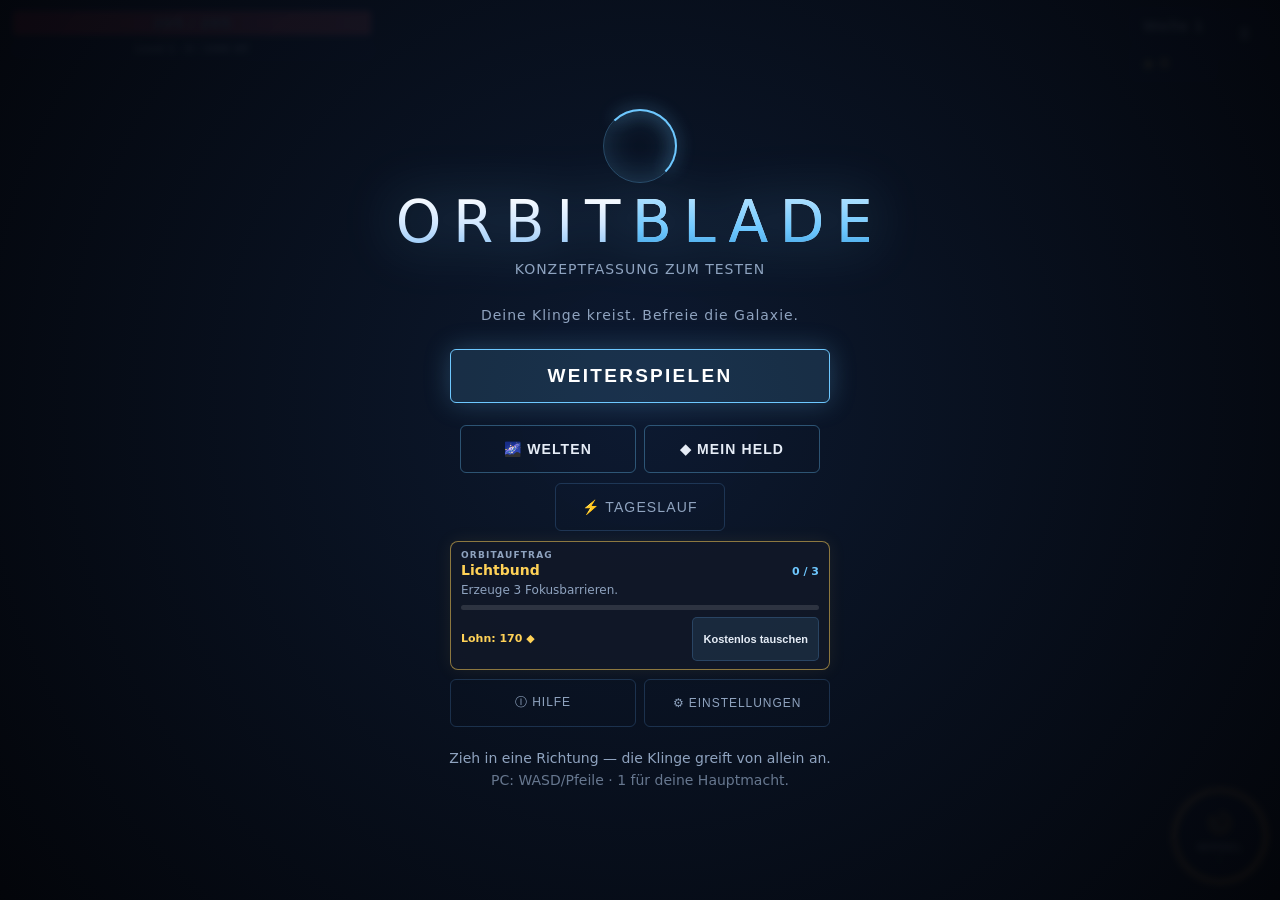
<file: index.html>
<!doctype html>
<html lang="de">
<head>
  <meta charset="utf-8">
  <meta name="viewport" content="width=device-width,initial-scale=1">
  <meta http-equiv="refresh" content="0; url=./konzept/">
  <title>Orbitblade v5</title>
  <script>location.replace('./konzept/' + location.search + location.hash);</script>
</head>
<body>
  <p><a href="./konzept/">Orbitblade v5 starten</a></p>
</body>
</html>
</file>
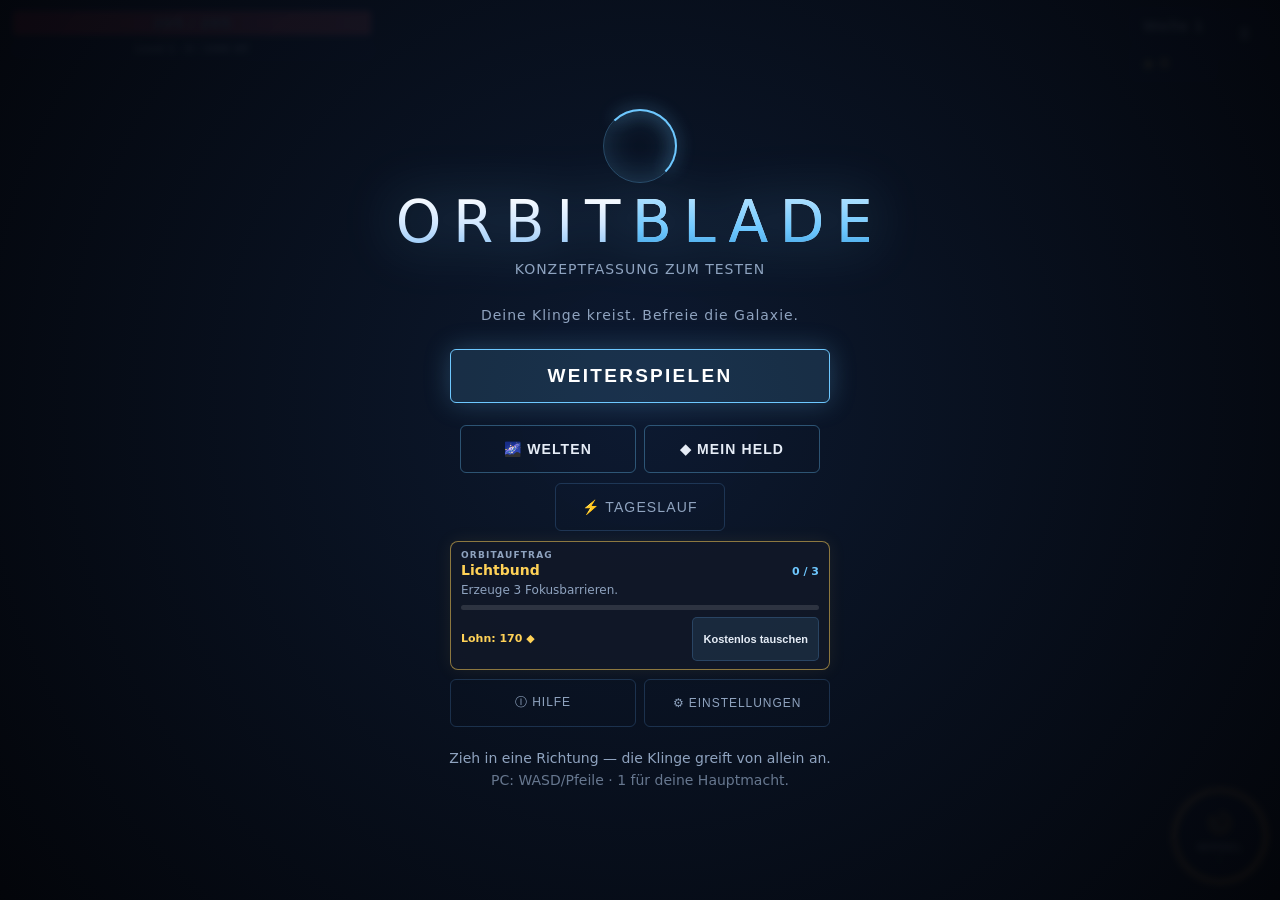
<file: konzept/index.html>
<!DOCTYPE html>
<html lang="de">
<head>
<meta charset="UTF-8">
<meta name="viewport" content="width=device-width, initial-scale=1.0">
<title>Orbitblade — Konzeptfassung</title>
<!-- Diese Versionskennung MUSS bei jeder Aenderung an game.js oder style.css
     hochgezaehlt werden. Sie stand vom 17.08. bis 31.08. still; in dieser Zeit
     lieferte GitHub Pages zwar neue Dateien aus, die Browser luden aber die
     zwischengespeicherte alte Fassung unter derselben Adresse. Gepushte
     Aenderungen kamen auf dem Geraet schlicht nicht an. -->
  <link rel="stylesheet" href="style.css?v=20260909-avatar">
</head>
<body>
<div id="game-wrap">
  <canvas id="game" width="960" height="540"></canvas>

  <!-- Top HUD -->
  <div id="hud">
    <output id="orbit-slice-debug" hidden aria-hidden="true"></output>
    <div id="hud-left">
      <div id="health-wrap"><div id="health-bar"></div><div id="health-risk"></div><div id="barrier-bar"></div><span id="health-text"></span></div>
      <div id="xp-wrap"><div id="xp-bar"></div><span id="xp-text">Level 1 · 0 / 10 XP</span></div>
    </div>
    <div id="hud-right">
      <div id="run-status"><div id="wave-text">Welle 1</div><div id="coin-text">◆ 0</div></div>
      <div id="hud-orbitauftrag" class="hidden" aria-live="polite"></div>
      <div id="run-actions"><button id="pause-btn" aria-label="Pause">⏸</button></div>
    </div>
  </div>

  <div id="combat-resume" class="hidden" aria-live="assertive"><strong>2</strong><span>Orbit stabilisiert</span></div>

  <!-- Unsichtbare Ziehfläche: überall aufsetzen und ziehen, keine Anzeige -->
  <div id="joystick-zone"></div>

  <!-- Special Buttons -->
  <div id="special-zone">
    <button id="btn-wirbel" class="special-btn sp-wirbel" aria-label="Wirbelangriff">
      <span class="cd-sweep" id="cd-wirbel"></span>
      <svg class="s-icon" viewBox="0 0 24 24" aria-hidden="true">
        <path d="M12 4a8 8 0 1 1-6.9 4" fill="none" stroke="currentColor" stroke-width="2.2" stroke-linecap="round"/>
        <path d="M12 8.5a3.5 3.5 0 1 0 3 1.7" fill="none" stroke="currentColor" stroke-width="2" stroke-linecap="round"/>
        <path d="M4.4 5.2 5.1 9l3.8-.7z" fill="currentColor"/>
      </svg>
      <span class="s-label">Wirbel</span>
      <span class="s-key">1</span>
    </button>
  </div>

  <!-- Start Menu -->
  <div id="overlay-start" class="overlay">
    <div class="start-panel">
      <div class="logo">
        <span class="logo-orbit" aria-hidden="true"></span>
        <h1>Orbit<span class="logo-accent">blade</span></h1>
        <p class="subtitle build-label">Konzeptfassung zum Testen</p>
      </div>
      <p class="subtitle start-claim">Deine Klinge kreist. Befreie die Galaxie.</p>
      <button id="start-btn" class="primary">Weiterspielen</button>
      <p id="start-mission" class="start-mission" aria-live="polite"></p>
      <div class="start-actions start-haupt" aria-label="Welten und Mein Held">
        <button id="galaxie-btn" class="secondary">🌌 Welten</button>
        <button id="held-btn" class="secondary">◆ Mein Held</button>
      </div>
      <button id="tages-btn" class="secondary tages-btn">⚡ Tageslauf</button>
      <p id="save-status" class="save-status" role="status" aria-live="polite"></p>
      <section id="start-orbitauftrag" class="orbitauftrag-karte kompakt" aria-label="Orbitauftrag"></section>
      <div class="start-tools" aria-label="Hilfe und Einstellungen">
        <button id="info-btn" class="secondary menu-tool">ⓘ Hilfe</button>
        <button id="settings-btn" class="secondary menu-tool">⚙ Einstellungen</button>
      </div>
      <p class="hint">Zieh in eine Richtung — die Klinge greift von allein an.<br><span style="opacity:.7">PC: WASD/Pfeile · 1 für deine Hauptmacht.</span></p>
    </div>
  </div>

  <!-- Pause -->
  <div id="overlay-pause" class="overlay hidden">
    <h2>Pausiert</h2>
    <section id="pause-orbitauftrag" class="orbitauftrag-karte kompakt" aria-label="Orbitauftrag"></section>
    <button id="resume-btn" class="primary">Weiter</button>
    <button id="codex-btn" class="secondary">Mächte &amp; Ausrüstung</button>
    <button id="info-btn-pause" class="secondary">ℹ Wie funktioniert das Spiel?</button>
    <button id="settings-btn-pause" class="secondary">⚙ Einstellungen</button>
    <button id="beenden-btn" class="secondary gefahr">Lauf beenden</button>
  </div>

  <!-- Rückfrage vor dem Aufgeben: einmal, und nur wenn etwas auf dem Spiel steht -->
  <div id="overlay-abbruch" class="overlay hidden">
    <h2>Lauf beenden?</h2>
    <p class="subtitle" id="abbruch-text"></p>
    <button id="abbruch-nein" class="primary">Weiterspielen</button>
    <button id="abbruch-ja" class="secondary gefahr">Ja, beenden</button>
  </div>

  <!-- Codex: den aktuellen Laufaufbau ansehen -->
  <div id="overlay-codex" class="overlay hidden">
    <h2>Mächte &amp; Ausrüstung</h2>
    <div id="codex-scroll">
      <p class="codex-hinweis">Jeder Aufstieg schaltet im Lauf <b>den nächsten Schritt von selbst frei</b>.
      Hier siehst du deinen aktuellen Aufbau, Freischaltungen und Entwicklungen.</p>

      <h3 class="sec-title">Hauptmacht — auf Knopfdruck</h3>
      <p class="sec-hinweis">Im Lauf festgelegt. Womit du startest, wählst du vor dem
      Spiel im Hauptmenü unter <b>„Mein Held → Mächte"</b>.</p>
      <div id="codex-slots" class="slot-reihe"></div>

      <h3 class="sec-title">Partnerfähigkeit — wächst mit deinem Pfad</h3>
      <p class="sec-hinweis" id="passiv-hinweis"></p>
      <div id="codex-passivslots" class="slot-reihe"></div>

      <h3 class="sec-title">Super-Macht</h3>
      <p class="sec-hinweis">Meistere Hauptmacht und Partner im Lauf, um diese Form freizuschalten.</p>
      <div id="codex-evo"></div>
    </div>
    <button id="codex-back" class="primary">Zurück</button>
  </div>

  <!-- Vorbereitung: Hauptmacht und später die Hilfsstufe wählen -->
  <div id="overlay-startmaechte" class="overlay compact-overlay hidden">
    <header class="compact-head"><button id="startmaechte-back" class="icon-back" aria-label="Zurück">‹</button><h2>Vorbereitung</h2><span></span></header>
    <nav id="prepare-tabs" class="compact-tabs">
      <button class="compact-tab active" data-prepare="maechte">Hauptmacht</button>
      <button id="hilfe-tab" class="compact-tab" data-prepare="hilfe">Stufe</button>
    </nav>
    <div id="startmaechte-scroll">
      <section class="prepare-panel" data-prepare-panel="hilfe"><p class="sec-hinweis">Hilfen sperren nichts. Bestmarken werden getrennt geführt. Prüfstufen schaltest du durch Siege frei; sie geben ausschließlich Kosmetik, nie Kampfkraft.</p><div id="hilfe-wahl"></div></section>
      <section class="prepare-panel active" data-prepare-panel="maechte"><p class="sec-hinweis">Deine Hauptmacht bleibt für den gesamten Lauf fest. Alles andere findest du im Lauf.</p><div id="startmaechte-slots" class="slot-reihe"></div><div id="orbit-presets"></div></section>
    </div>
  </div>

  <!-- Auswahl der Hauptmacht -->
  <div id="overlay-pick" class="overlay hidden">
    <h2 id="pick-titel">Macht wählen</h2>
    <p class="subtitle" id="pick-hinweis"></p>
    <div id="pick-liste"></div>
    <button id="pick-back" class="primary">Abbrechen</button>
  </div>

  <!-- Auslese: alle drei Wellen hält der Kampf an und bietet drei Karten zur Wahl.
       Nur die Hülle steht hier — die Karten selbst rendert das Spiel hinein. -->
  <div id="overlay-auslese" class="overlay hidden">
    <h2 id="auslese-titel">Auslese</h2>
    <p class="subtitle" id="auslese-hinweis"></p>
    <div id="auslese-karten"></div>
    <button id="auslese-reroll" class="secondary"></button>
  </div>

  <!-- Game Over -->
  <div id="overlay-gameover" class="overlay hidden">
    <h2>Besiegt</h2>
    <p id="gameover-stats"></p>
    <section id="gameover-orbitauftrag" class="orbitauftrag-karte kompakt" aria-label="Orbitauftrag"></section>
    <button id="wieder-btn" class="primary">Nochmal spielen</button>
    <button id="gameover-held" class="secondary hidden">◆ Held verbessern</button>
    <button id="restart-btn" class="secondary">Hauptmenü</button>
  </div>

  <!-- Sieg: der Moment, auf den ein ganzer Lauf zuläuft -->
  <div id="overlay-sieg" class="overlay hidden">
    <h2>Gewonnen</h2>
    <p id="sieg-text"></p>
    <section id="sieg-orbitauftrag" class="orbitauftrag-karte kompakt" aria-label="Orbitauftrag"></section>
    <button id="sieg-mission" class="primary hidden">Weiter</button>
    <button id="sieg-held" class="secondary hidden">◆ Held verbessern</button>
    <button id="sieg-weiter" class="primary">Endlos weiterspielen</button>
    <button id="sieg-einfrieren" class="secondary hidden">Restpunkt verwerfen &amp; Endlos</button>
    <button id="sieg-menue" class="secondary">Hauptmenü</button>
  </div>

  <!-- Werkstatt: dauerhafte Verbesserungen nach dem Lauf, bezahlt mit Fragmenten -->
  <div id="overlay-metashop" class="overlay compact-overlay hidden">
    <header class="compact-head"><button id="metashop-back" class="icon-back" aria-label="Zurück">‹</button><h2>Werkstatt</h2><span></span></header>
    <nav class="compact-tabs hangar-tabs"><button class="compact-tab active">Werkstatt</button><button id="workshop-collection-tab" class="compact-tab">Sammlung</button></nav>
    <div class="guthaben">
      <span class="guthaben-sym">◆</span>
      <span class="guthaben-zahl" id="metashop-stars">0</span>
      <span class="guthaben-label">Fragmente</span>
    </div>
    <div id="metashop-scroll">
      <div id="metashop-grid"></div>
    </div>
  </div>

  <!-- Zwischenläufe bündelt alles zwischen den Läufen, damit der Start sofort beim Spielen bleibt. -->
  <div id="overlay-hangar" class="overlay hidden">
    <h2>Zwischenläufe</h2>
    <p class="subtitle">Langfristiger Fortschritt und Anpassungen</p>
    <button id="hangar-workshop" class="secondary">◆ Werkstatt</button>
    <button id="hangar-collection" class="secondary">Sammlung &amp; Bestmarken</button>
    <button id="hangar-back" class="primary">Zurück</button>
  </div>

  <!-- Galaxiekarte: der Kampagnen-Rahmen. Tap auf einen erreichbaren Planeten öffnet
       den Pre-Run-Screen. Tageslauf/Sammlung bleiben über das Startmenü erreichbar. -->
  <div id="overlay-galaxie" class="overlay hidden">
    <div class="galaxie-panel">
      <header class="galaxie-head">
        <button id="galaxie-back" class="icon-back" aria-label="Zurück">‹</button>
        <h2>Galaxie</h2>
        <button id="galaxie-held" class="held-chip" aria-label="Held">◆ Held</button>
      </header>
      <p class="galaxie-hinweis" id="galaxie-hinweis"></p>
      <div id="galaxie-karte" class="galaxie-karte"></div>
      <!-- Missionsdetails direkt auf der Karte (unterer Bereich) statt separater Seite -->
      <div id="galaxie-detail" class="galaxie-detail" aria-live="polite"></div>
    </div>
  </div>

  <!-- Held: gemeinsamer Einstieg für Aussehen, Mächte und Verbessern -->
  <div id="overlay-held" class="overlay hidden">
    <div class="held-panel">
      <header class="galaxie-head">
        <button id="held-back" class="icon-back" aria-label="Zurück">‹</button>
        <h2>Mein Held</h2>
        <span></span>
      </header>
      <nav class="compact-tabs held-tabs">
        <button class="compact-tab active" data-held-tab="aussehen">Aussehen</button>
        <button class="compact-tab" data-held-tab="maechte">Mächte</button>
        <button class="compact-tab" data-held-tab="verbessern">Verbessern</button>
      </nav>
      <section class="held-tab-panel active" data-held-panel="aussehen">
        <div id="held-aussehen"></div>
      </section>
      <section class="held-tab-panel" data-held-panel="maechte">
        <div id="held-maechte"></div>
      </section>
      <section class="held-tab-panel" data-held-panel="verbessern">
        <div class="guthaben">
          <span class="guthaben-sym">◆</span>
          <span class="guthaben-zahl" id="held-stars">0</span>
          <span class="guthaben-label">Fragmente</span>
        </div>
         <p class="held-feedback" id="held-feedback" role="status" aria-live="polite"></p>
         <div id="held-grid" class="held-grid"></div>
         <div id="held-verbessern-links" class="held-verbessern-links"></div>
      </section>
    </div>
  </div>


  <!-- Info: erklärt die Grundlagen, erreichbar aus Start- und Pausenmenü -->
  <div id="overlay-info" class="overlay hidden">
    <h2>So funktioniert es</h2>
    <div id="info-scroll">
      <div class="info-block">
        <h3>Bewegen und Kämpfen</h3>
        <p>Zieh mit dem Finger irgendwo über den Bildschirm — dein Held läuft in die
        Richtung. Am PC: WASD oder Pfeiltasten.</p>
        <p><b>Du greifst nicht selbst an.</b> Deine Klinge kreist automatisch und trifft
        alles in ihrer Nähe. Wo die Klinge gerade wirklich ist, richtet sie
        <b>dreimal so viel Schaden</b> an — das erkennst du am weißen Aufblitzen.
        Deine Aufgabe ist Ausweichen und Positionieren.</p>
      </div>
      <div class="info-block">
        <h3>Level-Ups: dein Aufbau wächst von selbst</h3>
        <p>Gegner geben Erfahrung. Bei jedem Aufstieg schaltet sich <b>der nächste
        Schritt von selbst frei</b> — du musst nichts verwalten und nichts öffnen.
        Oben erscheint kurz, was dazugekommen ist.</p>
        <p>Nur an <b>drei Weggabelungen</b> fragt dich das Spiel. Dann hält der Kampf
        an und du wählst zwischen zwei Karten: erst deine Klingenführung, dann die
        Form deiner Hauptmacht, dann deine Haltung. Diese drei Entscheidungen gelten
        den ganzen Lauf.</p>
        <ul class="info-liste">
          <li><span class="dot" style="background:#ffd257"></span> Zwei Karten heißt: eine Weggabelung, beide Wege sind gut.</li>
          <li><span class="dot" style="background:#4de0a0"></span> Drei Karten heißt: die Auslese alle drei Wellen.</li>
          <li><span class="dot" style="background:#c77dff"></span> Alles andere wirkt passiv, ohne dein Zutun.</li>
        </ul>
      </div>
      <div class="info-block">
        <h3>Mächte</h3>
        <p>Du hast <b>genau einen Knopf</b>: deine Hauptmacht (die Seite stellst du in
        den Einstellungen ein). Welche es ist, wählst du vor dem Lauf im Hauptmenü
        unter „Mein Held → Mächte" — sie bleibt dann für den gesamten Lauf so.</p>
        <p>Alles andere wirkt <b>passiv</b>, ohne dass du etwas drücken musst. Deine
        Hauptmacht entwickelt sich im Lauf zur Super-Macht.</p>
        <p><b>Volltreffer laden Fokus:</b> Der violette Ring um deine Hauptmacht
        füllt sich. Ist er voll, verstärkt Fokus genau den nächsten Einsatz dieser
        Hauptmacht. Der helle Außenring zeigt unabhängig davon den Cooldown.</p>
        <p>Jede Hauptmacht bringt genau eine passende <b>Partnerfähigkeit</b> mit. Sie wirkt
        automatisch und wächst auf dem Weg zur Super-Macht in drei Rängen.</p>
      </div>
      <div class="info-block">
        <h3>Fragmente ◆ und die Werkstatt</h3>
        <p>Besiegte Gegner lassen <b>Fragmente</b> fallen. Sie bleiben dir über den Tod
        hinaus erhalten — nichts verfällt.</p>
        <p>In <b>Werkstatt</b> und <b>Sammlung</b> findest du dauerhafte Verbesserungen
        und neue Inhalte — etwa neue Hauptmächte oder einen <b>Begleiter</b>. Im Menü
        <b>Held</b> verbesserst du mit Fragmenten dauerhaft Klinge, Leben, Macht und Fokus.</p>
      </div>
      <div class="info-block">
        <h3>Wellen und Bosse</h3>
        <p>Alle fünf Wellen kommt ein Boss. Jeder Boss-Typ hat eigene Angriffe — der Ring
        am Boden warnt vor, bevor er zuschlägt. <b>Nach jedem Boss wirst du vollständig
        geheilt</b>, und du schaltest etwas Neues frei.</p>
        <p>Rote Kugeln mit Kreuz heilen dich, blaue geben Erfahrung. Sammelst du eine rote
        Kugel bei <b>vollem Leben</b> ein, wird daraus eine <b>Barriere</b> — ein blaues
        Segment am rechten Ende deiner Lebensleiste, das Schaden abfängt, bevor er an
        deine Trefferpunkte geht.</p>
      </div>
    </div>
    <button id="info-back" class="primary">Verstanden</button>
  </div>

  <!-- Einstellungen: Bedienung anpassen, erreichbar aus Start- und Pausenmenü -->
  <div id="overlay-settings" class="overlay hidden">
    <h2>Einstellungen</h2>
    <div id="settings-scroll">
      <div id="settings-liste"></div>
    </div>
    <button id="settings-back" class="primary">Zurück</button>
  </div>

  <!-- Fortschritt / Sammlung -->
  <div id="overlay-progress" class="overlay compact-overlay hidden">
    <header class="compact-head"><button id="progress-back" class="icon-back" aria-label="Zurück">‹</button><h2>Sammlung</h2><span></span></header>
    <nav id="collection-tabs" class="compact-tabs">
      <button id="collection-workshop-tab" class="compact-tab">Werkstatt</button>
      <button class="compact-tab active" data-collection="rekorde">Rekorde</button>
      <button class="compact-tab" data-collection="klinge">Klinge</button>
      <button class="compact-tab" data-collection="charaktere">Körper</button>
      <button class="compact-tab" data-collection="abzeichen">Abzeichen</button>
    </nav>
    <div id="progress-scroll">
      <section class="collection-panel active" data-collection-panel="rekorde"><div id="best-grid"></div></section>
      <section class="collection-panel" data-collection-panel="klinge"><p class="sec-hinweis">Form und Farbe sind rein optisch und frei kombinierbar.</p><div id="skin-grid"></div><div id="form-grid"></div></section>
      <section class="collection-panel" data-collection-panel="charaktere"><p class="sec-hinweis">Rein optisch — alle Körper spielen sich gleich.</p><div id="figur-grid"></div></section>
      <section class="collection-panel" data-collection-panel="abzeichen"><div id="badge-grid"></div></section>
    </div>
  </div>
</div>
  <script src="game.js?v=20260909-avatar"></script>
</body>
</html>
</file>
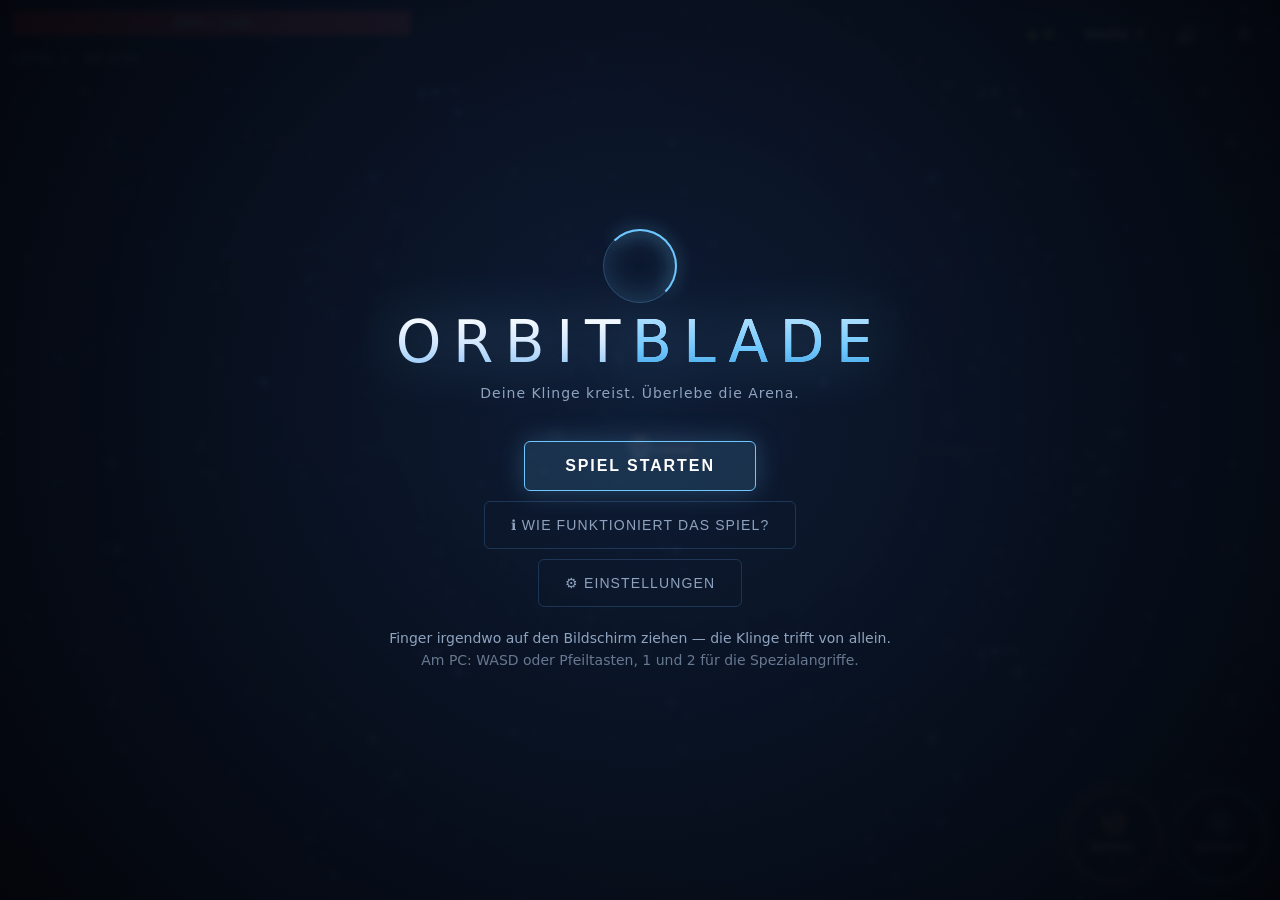
<file: archive/legacy-v4/index.html>
<!DOCTYPE html>
<html lang="de">
<head>
<meta charset="UTF-8">
<meta name="viewport" content="width=device-width, initial-scale=1.0, maximum-scale=1.0, user-scalable=no">
<title>Orbitblade</title>
<link rel="stylesheet" href="style.css">
</head>
<body>
<div id="game-wrap">
  <canvas id="game" width="960" height="540"></canvas>

  <!-- Top HUD -->
  <div id="hud">
    <div id="hud-left">
      <div id="health-wrap"><div id="health-bar"></div><div id="barrier-bar"></div><span id="health-text"></span></div>
      <div id="xp-wrap"><div id="xp-bar"></div></div>
      <div id="level-text"></div>
    </div>
    <div id="hud-right">
      <div id="coin-text">💰 0</div>
      <div id="wave-text">Welle 1</div>
      <button id="mute-btn" aria-label="Ton an/aus">🔊</button>
      <button id="pause-btn" aria-label="Pause">⏸</button>
    </div>
  </div>

  <!-- Unsichtbare Ziehfläche: überall aufsetzen und ziehen, keine Anzeige -->
  <div id="joystick-zone"></div>

  <!-- Special Buttons -->
  <div id="special-zone">
    <button id="btn-wirbel" class="special-btn sp-wirbel" aria-label="Wirbelangriff">
      <span class="cd-sweep" id="cd-wirbel"></span>
      <svg class="s-icon" viewBox="0 0 24 24" aria-hidden="true">
        <path d="M12 4a8 8 0 1 1-6.9 4" fill="none" stroke="currentColor" stroke-width="2.2" stroke-linecap="round"/>
        <path d="M12 8.5a3.5 3.5 0 1 0 3 1.7" fill="none" stroke="currentColor" stroke-width="2" stroke-linecap="round"/>
        <path d="M4.4 5.2 5.1 9l3.8-.7z" fill="currentColor"/>
      </svg>
      <span class="s-label">Wirbel</span>
      <span class="s-key">1</span>
    </button>
    <button id="btn-stoss" class="special-btn sp-stoss" aria-label="Schockwelle">
      <span class="cd-sweep" id="cd-stoss"></span>
      <svg class="s-icon" viewBox="0 0 24 24" aria-hidden="true">
        <circle cx="12" cy="12" r="2.6" fill="currentColor"/>
        <path d="M12 5.8a6.2 6.2 0 0 1 0 12.4" fill="none" stroke="currentColor" stroke-width="2" stroke-linecap="round" opacity=".85"/>
        <path d="M12 5.8a6.2 6.2 0 0 0 0 12.4" fill="none" stroke="currentColor" stroke-width="2" stroke-linecap="round" opacity=".85"/>
        <path d="M12 2.2a9.8 9.8 0 0 1 0 19.6" fill="none" stroke="currentColor" stroke-width="1.6" stroke-linecap="round" opacity=".4"/>
        <path d="M12 2.2a9.8 9.8 0 0 0 0 19.6" fill="none" stroke="currentColor" stroke-width="1.6" stroke-linecap="round" opacity=".4"/>
      </svg>
      <span class="s-label">Schock</span>
      <span class="s-key">2</span>
    </button>
  </div>

  <!-- Start Menu -->
  <div id="overlay-start" class="overlay">
    <div class="logo">
      <span class="logo-orbit" aria-hidden="true"></span>
      <h1>Orbit<span class="logo-accent">blade</span></h1>
    </div>
    <p class="subtitle">Deine Klinge kreist. Überlebe die Arena.</p>
    <button id="start-btn" class="primary">Spiel starten</button>
    <button id="info-btn" class="secondary">ℹ Wie funktioniert das Spiel?</button>
    <button id="startmaechte-btn" class="secondary">Startmächte wählen</button>
    <button id="metashop-menu-btn" class="secondary">Werkstatt</button>
    <button id="progress-btn" class="secondary">Sammlung &amp; Bestmarken</button>
    <button id="settings-btn" class="secondary">⚙ Einstellungen</button>
    <p class="hint">Finger irgendwo auf den Bildschirm ziehen — die Klinge trifft von allein.<br><span style="opacity:.7">Am PC: WASD oder Pfeiltasten, 1 und 2 für die Spezialangriffe.</span></p>
  </div>

  <!-- Pause -->
  <div id="overlay-pause" class="overlay hidden">
    <h2>Pausiert</h2>
    <button id="resume-btn" class="primary">Weiter</button>
    <button id="codex-btn" class="secondary">Mächte &amp; Ausrüstung</button>
    <button id="info-btn-pause" class="secondary">ℹ Wie funktioniert das Spiel?</button>
    <button id="settings-btn-pause" class="secondary">⚙ Einstellungen</button>
    <button id="beenden-btn" class="secondary gefahr">Lauf beenden</button>
  </div>

  <!-- Rückfrage vor dem Aufgeben: einmal, und nur wenn etwas auf dem Spiel steht -->
  <div id="overlay-abbruch" class="overlay hidden">
    <h2>Lauf beenden?</h2>
    <p class="subtitle" id="abbruch-text"></p>
    <button id="abbruch-nein" class="primary">Weiterspielen</button>
    <button id="abbruch-ja" class="secondary gefahr">Ja, beenden</button>
  </div>

  <!-- Codex: alle Fähigkeiten ansehen + die 2 aktiven Slots umrüsten -->
  <div id="overlay-codex" class="overlay hidden">
    <h2>Mächte &amp; Ausrüstung</h2>
    <div id="codex-scroll">
      <p class="codex-hinweis">Neue Mächte bekommst du <b>nur über Level-Up-Karten im Lauf</b>.
      Hier siehst du, was du trägst, was es noch gibt und was daraus entstehen kann.</p>

      <h3 class="sec-title">Aktive Mächte — auf Knopfdruck</h3>
      <p class="sec-hinweis">Im Lauf festgelegt. Womit du startest, wählst du vor dem
      Spiel im Hauptmenü unter <b>„Startmächte"</b>.</p>
      <div id="codex-slots" class="slot-reihe"></div>

      <h3 class="sec-title">Passive Mächte — wirken von allein</h3>
      <p class="sec-hinweis" id="passiv-hinweis"></p>
      <div id="codex-passivslots" class="slot-reihe"></div>

      <h3 class="sec-title">Entwicklungen — zwei Mächte verschmelzen</h3>
      <p class="sec-hinweis">Aktive Macht auf Stufe 5 <b>plus</b> die passende passive Macht.</p>
      <div id="codex-evo"></div>

      <h3 class="sec-title">Noch nicht getragen</h3>
      <p class="sec-hinweis">Diese Mächte können dir im Lauf als Karte angeboten werden.</p>
      <div id="codex-verfuegbar"></div>

      <h3 class="sec-title">Noch gesperrt</h3>
      <p class="sec-hinweis">Erreiche die genannte Welle, um sie dauerhaft freizuschalten.</p>
      <div id="codex-gesperrt"></div>
    </div>
    <button id="codex-back" class="primary">Zurück</button>
  </div>

  <!-- Startmächte: mit welchen aktiven Mächten jeder Lauf beginnt -->
  <div id="overlay-startmaechte" class="overlay hidden">
    <h2>Startmächte</h2>
    <p class="subtitle">Damit beginnt jeder Lauf</p>
    <div id="startmaechte-scroll">
      <p class="codex-hinweis">Tippe einen Slot an, um zu wählen. Die Einstellung bleibt
      erhalten, bis du sie änderst.<br>
      <b>Passive Mächte kannst du hier nicht wählen</b> — die bekommst du im Lauf über
      Level-Up-Karten. Das ist der Teil, der jeden Lauf anders macht.</p>
      <div id="startmaechte-slots" class="slot-reihe"></div>
    </div>
    <button id="startmaechte-back" class="primary">Zurück</button>
  </div>

  <!-- Auswahl für einen Slot: öffnet sich beim Antippen eines Slots -->
  <div id="overlay-pick" class="overlay hidden">
    <h2 id="pick-titel">Macht wählen</h2>
    <p class="subtitle" id="pick-hinweis"></p>
    <div id="pick-liste"></div>
    <button id="pick-back" class="primary">Abbrechen</button>
  </div>

  <!-- Level Up -->
  <div id="overlay-levelup" class="overlay hidden">
    <h2>Level Aufstieg!</h2>
    <p>Wähle eine Verstärkung</p>
    <div id="levelup-grid"></div>
    <button id="levelup-reroll" class="secondary" style="display:none">🎲 Neu würfeln</button>
  </div>

  <!-- Game Over -->
  <div id="overlay-gameover" class="overlay hidden">
    <h2>Besiegt</h2>
    <p id="gameover-stats"></p>
    <button id="wieder-btn" class="primary">Nochmal spielen</button>
    <button id="metashop-btn" class="secondary">◆ Werkstatt</button>
    <button id="restart-btn" class="secondary">Hauptmenü</button>
  </div>

  <!-- Werkstatt: dauerhafte Verbesserungen nach dem Lauf, bezahlt mit Fragmenten -->
  <div id="overlay-metashop" class="overlay hidden">
    <h2>Werkstatt</h2>
    <div class="guthaben">
      <span class="guthaben-sym">◆</span>
      <span class="guthaben-zahl" id="metashop-stars">0</span>
      <span class="guthaben-label">Fragmente</span>
    </div>
    <p class="subtitle">Dauerhafte Verstärkung für jeden Lauf</p>
    <div id="metashop-scroll">
      <div id="metashop-grid"></div>
    </div>
    <button id="metashop-back" class="primary">Zurück</button>
  </div>

  <!-- Info: erklärt die Grundlagen, erreichbar aus Start- und Pausenmenü -->
  <div id="overlay-info" class="overlay hidden">
    <h2>So funktioniert es</h2>
    <div id="info-scroll">
      <div class="info-block">
        <h3>Bewegen und Kämpfen</h3>
        <p>Zieh mit dem Finger irgendwo über den Bildschirm — dein Held läuft in die
        Richtung. Am PC: WASD oder Pfeiltasten.</p>
        <p><b>Du greifst nicht selbst an.</b> Deine Klinge kreist automatisch und trifft
        alles in ihrer Nähe. Wo die Klinge gerade wirklich ist, richtet sie
        <b>dreimal so viel Schaden</b> an — das erkennst du am weißen Aufblitzen.
        Deine Aufgabe ist Ausweichen und Positionieren.</p>
      </div>
      <div class="info-block">
        <h3>Level-Ups: hier entsteht dein Aufbau</h3>
        <p>Gegner geben Erfahrung. Bei jedem Aufstieg wählst du <b>eine von drei Karten</b>.
        Das ist der einzige Weg, im Lauf stärker zu werden.</p>
        <p>Die Farbe zeigt den Wert der Karte:</p>
        <ul class="info-liste">
          <li><span class="dot" style="background:#96a6be"></span> Grau — Werte wie Schaden oder Reichweite</li>
          <li><span class="dot" style="background:#ffd257"></span> Gelb — verstärkt eine Macht, die du schon trägst</li>
          <li><span class="dot" style="background:#ff5a5a"></span> Rot — eine neue Macht</li>
          <li><span class="dot" style="background:#ff8c28"></span> Orange — Entwicklung oder zweite Klinge, das Stärkste</li>
        </ul>
      </div>
      <div class="info-block">
        <h3>Mächte</h3>
        <p><b>Aktive Mächte</b> löst du selbst über die runden Knöpfe aus (die Seite
        stellst du in den Einstellungen ein). Du trägst eine, eine zweite kannst du in
        der Werkstatt freischalten. Womit du <b>startest</b>, wählst du im Hauptmenü
        unter „Startmächte" — das bleibt dann so. Mitten im Lauf umrüsten geht über
        Pause → „Mächte &amp; Ausrüstung".</p>
        <p>Welche aktiven Mächte du hast, steht mit dem Start <b>fest</b> — im Lauf
        wechselst du sie nicht mehr. Dafür sind alle Karten, die du dann bekommst,
        auch wirklich für deinen Aufbau.</p>
        <p><b>Passive Mächte</b> wirken von allein und kommen nur über Level-Up-Karten.
        Du kannst <b>höchstens drei</b> gleichzeitig tragen — bekommst du eine vierte
        angeboten, musst du tauschen.</p>
        <p><b>Entwicklungen</b> sind der stärkste Moment: Bringst du eine aktive Macht auf
        Stufe 5 <b>und</b> trägst die passende passive Macht, verschmelzen beide zu etwas
        Neuem. Welche Kombination wozu führt, steht unter „Mächte &amp; Ausrüstung".</p>
      </div>
      <div class="info-block">
        <h3>Fragmente ◆ und die Werkstatt</h3>
        <p>Besiegte Gegner lassen <b>Fragmente</b> fallen. Sie bleiben dir über den Tod
        hinaus erhalten — nichts verfällt.</p>
        <p>In der <b>Werkstatt</b> gibst du sie für dauerhafte Verbesserungen aus, die ab
        dem nächsten Lauf gelten: mehr Schaden und Leben, ein zweiter Aktiv-Slot oder
        einen <b>Begleiter</b>, der für dich einsammelt und schießt und über fünf Stufen
        weiterwächst.</p>
      </div>
      <div class="info-block">
        <h3>Wellen und Bosse</h3>
        <p>Alle fünf Wellen kommt ein Boss. Jeder Boss-Typ hat eigene Angriffe — der Ring
        am Boden warnt vor, bevor er zuschlägt. <b>Nach jedem Boss wirst du vollständig
        geheilt</b>, und du schaltest etwas Neues frei.</p>
        <p>Rote Kugeln mit Kreuz heilen dich, blaue geben Erfahrung. Sammelst du eine rote
        Kugel bei <b>vollem Leben</b> ein, wird daraus eine <b>Barriere</b> — ein blaues
        Segment am rechten Ende deiner Lebensleiste, das Schaden abfängt, bevor er an
        deine Trefferpunkte geht.</p>
      </div>
    </div>
    <button id="info-back" class="primary">Verstanden</button>
  </div>

  <!-- Einstellungen: Bedienung anpassen, erreichbar aus Start- und Pausenmenü -->
  <div id="overlay-settings" class="overlay hidden">
    <h2>Einstellungen</h2>
    <div id="settings-scroll">
      <div id="settings-liste"></div>
    </div>
    <button id="settings-back" class="primary">Zurück</button>
  </div>

  <!-- Fortschritt / Sammlung -->
  <div id="overlay-progress" class="overlay hidden">
    <h2>Sammlung</h2>
    <div id="progress-scroll">
      <h3 class="sec-title">Bestmarken</h3>
      <div id="best-grid"></div>
      <h3 class="sec-title">Klingenfarbe</h3>
      <div id="skin-grid"></div>
      <h3 class="sec-title">Klingenform</h3>
      <p class="sec-hinweis">Form und Farbe lassen sich frei kombinieren. Rein optisch —
      Reichweite und Schaden ändern sich nicht.</p>
      <div id="form-grid"></div>
      <h3 class="sec-title">Figur</h3>
      <p class="sec-hinweis">Wen du über das Feld steuerst. Ebenfalls rein optisch.</p>
      <div id="figur-grid"></div>
      <h3 class="sec-title">Abzeichen</h3>
      <div id="badge-grid"></div>
    </div>
    <button id="progress-back" class="primary">Zurück</button>
  </div>
</div>
<script src="game.js"></script>
</body>
</html>
</file>
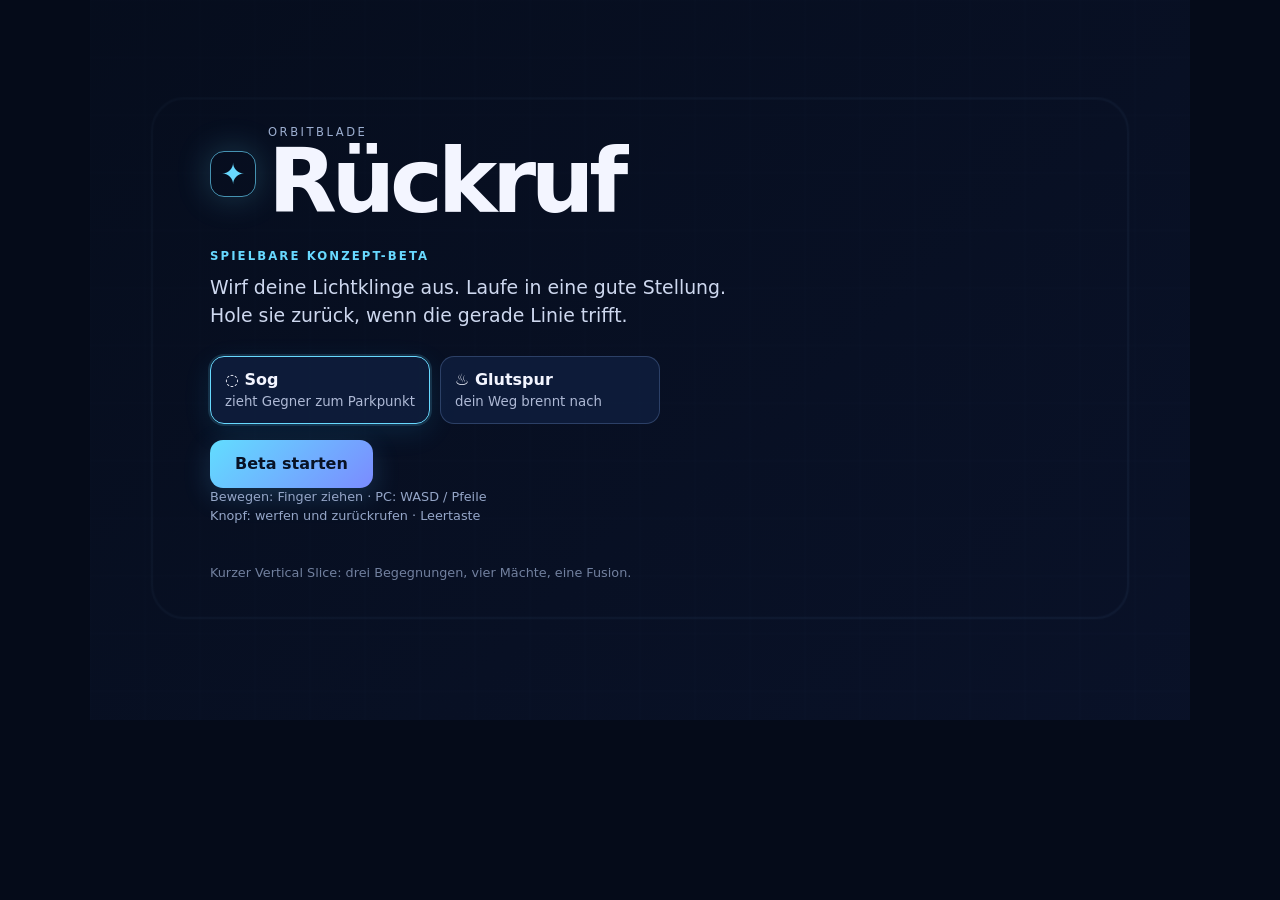
<file: konzept/beta/index.html>
<!doctype html>
<html lang="de">
<head>
  <meta charset="utf-8">
  <meta name="viewport" content="width=device-width, initial-scale=1, viewport-fit=cover, user-scalable=no">
  <meta name="theme-color" content="#081225">
  <title>Orbitblade: Rückruf-Beta</title>
  <link rel="stylesheet" href="style.css">
</head>
<body>
  <main id="app" aria-label="Orbitblade Rückruf Beta">
    <canvas id="arena" width="960" height="600"></canvas>
    <header id="hud" class="hud hidden">
      <div class="hud-health"><span class="health-track"><i id="health-fill"></i></span><span id="health-label">100</span></div>
      <div class="hud-center"><strong id="encounter-label">Ankunft</strong><span id="hint-label">Bewege dich, dann wirf die Klinge.</span></div>
      <button id="pause" class="pause" aria-label="Pause">Ⅱ</button>
    </header>
    <div id="status-row" class="status-row hidden">
      <span id="blade-state">Klinge zu Hause</span><span id="shield-state">Schutz bereit</span><span id="power-state">Macht: Sog</span>
    </div>

    <section id="start" class="screen">
      <div class="brand"><span class="brand-mark">✦</span><div><p>ORBITBLADE</p><h1>Rückruf</h1></div></div>
      <p class="eyebrow">spielbare Konzept-Beta</p>
      <p class="lead">Wirf deine Lichtklinge aus. Laufe in eine gute Stellung. Hole sie zurück, wenn die gerade Linie trifft.</p>
      <div class="starter-row" aria-label="Startmacht wählen">
        <button class="starter selected" data-start-power="sog"><b>◌ Sog</b><small>zieht Gegner zum Parkpunkt</small></button>
        <button class="starter" data-start-power="glutspur"><b>♨ Glutspur</b><small>dein Weg brennt nach</small></button>
      </div>
      <button id="start-btn" class="primary">Beta starten</button>
      <p class="controls-note">Bewegen: Finger ziehen · PC: WASD / Pfeile<br>Knopf: werfen und zurückrufen · Leertaste</p>
      <p class="small-note">Kurzer Vertical Slice: drei Begegnungen, vier Mächte, eine Fusion.</p>
    </section>

    <section id="choice" class="screen hidden" aria-live="polite">
      <p class="eyebrow" id="choice-kicker">Begegnung geschafft</p>
      <h2 id="choice-title">Was nimmst du mit?</h2>
      <p id="choice-copy" class="lead compact">Wähle eine Macht, ersetze einen Slot oder heile dich.</p>
      <div id="cards" class="cards"></div>
      <p class="choice-hint">Deine Wahl gilt sofort in der nächsten Arena.</p>
    </section>

    <section id="pause-screen" class="screen hidden">
      <p class="eyebrow">Pause</p><h2>Alles steht still.</h2>
      <p class="lead compact">Auch Warnungen und Geschosse warten auf dich.</p>
      <button id="resume-btn" class="primary">Weiter</button>
      <button id="restart-pause" class="ghost">Run neu starten</button>
    </section>

    <section id="end-screen" class="screen hidden">
      <p class="eyebrow" id="end-kicker">Run beendet</p><h2 id="end-title">Licht erreicht.</h2>
      <p id="end-copy" class="lead compact"></p>
      <div id="end-build" class="build-summary"></div>
      <button id="restart-btn" class="primary">Nochmal</button>
      <a href="../index.html" class="ghost link-button">Zur Orbitblade-Konzeptfassung</a>
    </section>

    <div id="touch-pad" class="touch-pad hidden" aria-label="Bewegungsfläche"><span></span></div>
    <button id="power-btn" class="power-btn hidden" aria-label="Lichtklinge werfen oder zurückrufen"><span>↗</span><b>Werfen</b></button>
    <div id="touch-help" class="touch-help hidden">Zieh links zum Laufen · tippe rechts zum Werfen</div>
  </main>
  <script src="game.js"></script>
</body>
</html>
</file>
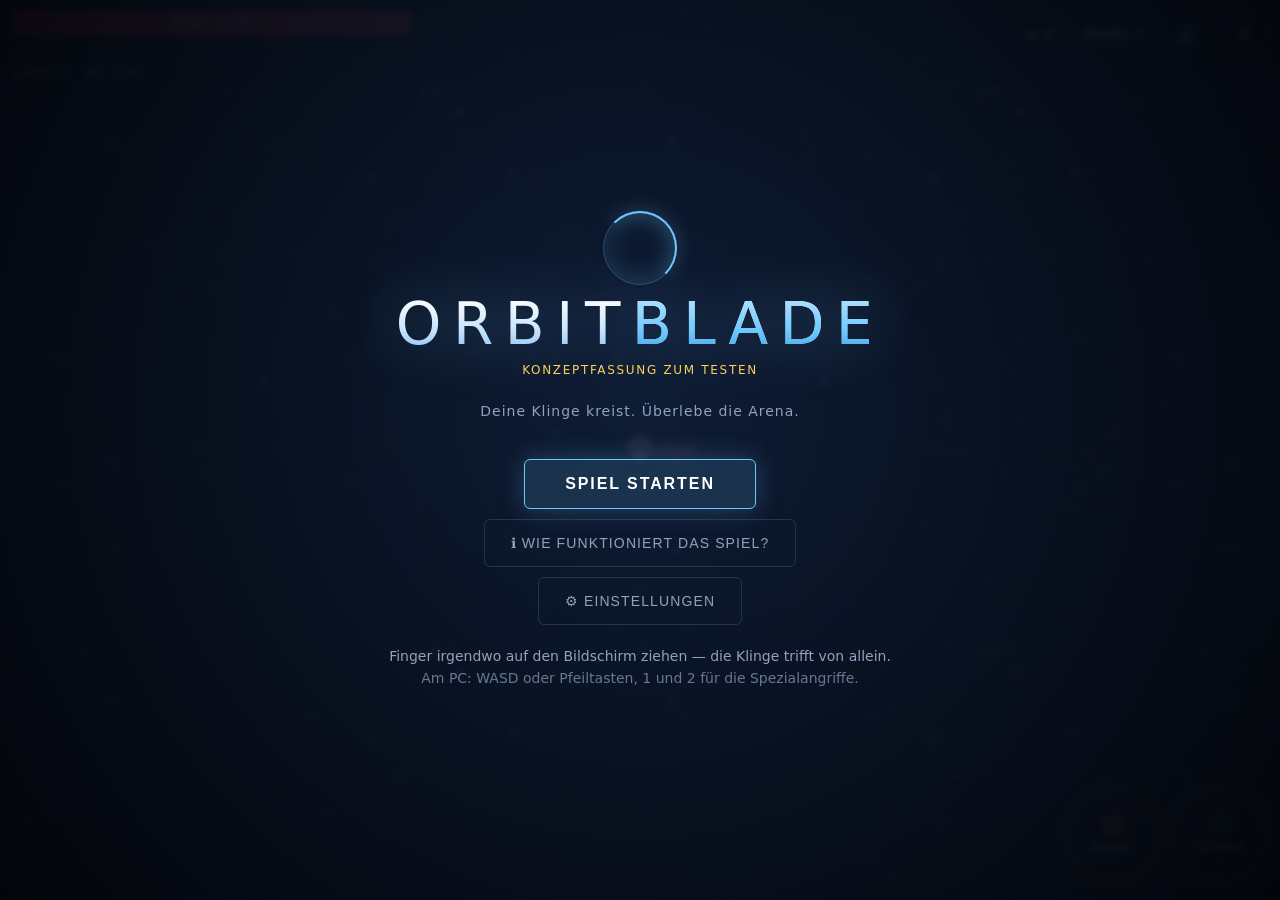
<file: snapshots/v5-grundkonzept-vor-umbau-2026-08-11/index.html>
<!DOCTYPE html>
<html lang="de">
<head>
<meta charset="UTF-8">
<meta name="viewport" content="width=device-width, initial-scale=1.0, maximum-scale=1.0, user-scalable=no">
<title>Orbitblade — Konzeptfassung</title>
<link rel="stylesheet" href="style.css">
</head>
<body>
<div id="game-wrap">
  <canvas id="game" width="960" height="540"></canvas>

  <!-- Top HUD -->
  <div id="hud">
    <div id="hud-left">
      <div id="health-wrap"><div id="health-bar"></div><div id="barrier-bar"></div><span id="health-text"></span></div>
      <div id="xp-wrap"><div id="xp-bar"></div></div>
      <div id="fokus-wrap"><div id="fokus-bar"></div><span id="fokus-text">Fokus</span></div>
      <div id="level-text"></div>
      <div id="ziel-liste"></div>
    </div>
    <div id="hud-right">
      <div id="coin-text">💰 0</div>
      <div id="wave-text">Welle 1</div>
      <button id="mute-btn" aria-label="Ton an/aus">🔊</button>
      <button id="pause-btn" aria-label="Pause">⏸</button>
    </div>
  </div>

  <!-- Unsichtbare Ziehfläche: überall aufsetzen und ziehen, keine Anzeige -->
  <div id="joystick-zone"></div>

  <!-- Special Buttons -->
  <div id="special-zone">
    <button id="btn-wirbel" class="special-btn sp-wirbel" aria-label="Wirbelangriff">
      <span class="cd-sweep" id="cd-wirbel"></span>
      <svg class="s-icon" viewBox="0 0 24 24" aria-hidden="true">
        <path d="M12 4a8 8 0 1 1-6.9 4" fill="none" stroke="currentColor" stroke-width="2.2" stroke-linecap="round"/>
        <path d="M12 8.5a3.5 3.5 0 1 0 3 1.7" fill="none" stroke="currentColor" stroke-width="2" stroke-linecap="round"/>
        <path d="M4.4 5.2 5.1 9l3.8-.7z" fill="currentColor"/>
      </svg>
      <span class="s-label">Wirbel</span>
      <span class="s-key">1</span>
    </button>
    <button id="btn-stoss" class="special-btn sp-stoss" aria-label="Schockwelle">
      <span class="cd-sweep" id="cd-stoss"></span>
      <svg class="s-icon" viewBox="0 0 24 24" aria-hidden="true">
        <circle cx="12" cy="12" r="2.6" fill="currentColor"/>
        <path d="M12 5.8a6.2 6.2 0 0 1 0 12.4" fill="none" stroke="currentColor" stroke-width="2" stroke-linecap="round" opacity=".85"/>
        <path d="M12 5.8a6.2 6.2 0 0 0 0 12.4" fill="none" stroke="currentColor" stroke-width="2" stroke-linecap="round" opacity=".85"/>
        <path d="M12 2.2a9.8 9.8 0 0 1 0 19.6" fill="none" stroke="currentColor" stroke-width="1.6" stroke-linecap="round" opacity=".4"/>
        <path d="M12 2.2a9.8 9.8 0 0 0 0 19.6" fill="none" stroke="currentColor" stroke-width="1.6" stroke-linecap="round" opacity=".4"/>
      </svg>
      <span class="s-label">Schock</span>
      <span class="s-key">2</span>
    </button>
  </div>

  <!-- Start Menu -->
  <div id="overlay-start" class="overlay">
    <div class="logo">
      <span class="logo-orbit" aria-hidden="true"></span>
      <h1>Orbit<span class="logo-accent">blade</span></h1>
    <p class="subtitle" style="color:var(--gold);letter-spacing:.14em;font-size:var(--fs-xs);text-transform:uppercase">Konzeptfassung zum Testen</p>
    </div>
    <p class="subtitle">Deine Klinge kreist. Überlebe die Arena.</p>
    <button id="start-btn" class="primary">Spiel starten</button>
    <button id="info-btn" class="secondary">ℹ Wie funktioniert das Spiel?</button>
    <button id="startmaechte-btn" class="secondary">Vor dem Lauf: Charakter &amp; Mächte</button>
    <button id="metashop-menu-btn" class="secondary">Werkstatt</button>
    <button id="progress-btn" class="secondary">Sammlung &amp; Bestmarken</button>
    <button id="settings-btn" class="secondary">⚙ Einstellungen</button>
    <p class="hint">Finger irgendwo auf den Bildschirm ziehen — die Klinge trifft von allein.<br><span style="opacity:.7">Am PC: WASD oder Pfeiltasten, 1 und 2 für die Spezialangriffe.</span></p>
  </div>

  <!-- Pause -->
  <div id="overlay-pause" class="overlay hidden">
    <h2>Pausiert</h2>
    <button id="resume-btn" class="primary">Weiter</button>
    <button id="codex-btn" class="secondary">Mächte &amp; Ausrüstung</button>
    <button id="info-btn-pause" class="secondary">ℹ Wie funktioniert das Spiel?</button>
    <button id="settings-btn-pause" class="secondary">⚙ Einstellungen</button>
    <button id="beenden-btn" class="secondary gefahr">Lauf beenden</button>
  </div>

  <!-- Rückfrage vor dem Aufgeben: einmal, und nur wenn etwas auf dem Spiel steht -->
  <div id="overlay-abbruch" class="overlay hidden">
    <h2>Lauf beenden?</h2>
    <p class="subtitle" id="abbruch-text"></p>
    <button id="abbruch-nein" class="primary">Weiterspielen</button>
    <button id="abbruch-ja" class="secondary gefahr">Ja, beenden</button>
  </div>

  <!-- Codex: alle Fähigkeiten ansehen + die 2 aktiven Slots umrüsten -->
  <div id="overlay-codex" class="overlay hidden">
    <h2>Mächte &amp; Ausrüstung</h2>
    <div id="codex-scroll">
      <p class="codex-hinweis">Neue Mächte bekommst du <b>nur über Level-Up-Karten im Lauf</b>.
      Hier siehst du, was du trägst, was es noch gibt und was daraus entstehen kann.</p>

      <h3 class="sec-title">Aktive Mächte — auf Knopfdruck</h3>
      <p class="sec-hinweis">Im Lauf festgelegt. Womit du startest, wählst du vor dem
      Spiel im Hauptmenü unter <b>„Startmächte"</b>.</p>
      <div id="codex-slots" class="slot-reihe"></div>

      <h3 class="sec-title">Passive Mächte — wirken von allein</h3>
      <p class="sec-hinweis" id="passiv-hinweis"></p>
      <div id="codex-passivslots" class="slot-reihe"></div>

      <h3 class="sec-title">Entwicklungen — zwei Mächte verschmelzen</h3>
      <p class="sec-hinweis">Aktive Macht auf Stufe 5 <b>plus</b> die passende passive Macht.</p>
      <div id="codex-evo"></div>

      <h3 class="sec-title">Noch nicht getragen</h3>
      <p class="sec-hinweis">Diese Mächte können dir im Lauf als Karte angeboten werden.</p>
      <div id="codex-verfuegbar"></div>

      <h3 class="sec-title">Noch gesperrt</h3>
      <p class="sec-hinweis">Erreiche die genannte Welle, um sie dauerhaft freizuschalten.</p>
      <div id="codex-gesperrt"></div>
    </div>
    <button id="codex-back" class="primary">Zurück</button>
  </div>

  <!-- Startmächte: mit welchen aktiven Mächten jeder Lauf beginnt -->
  <div id="overlay-startmaechte" class="overlay hidden">
    <h2>Vor dem Lauf</h2>
    <p class="subtitle">Charakter, Hilfe und Startmächte</p>
    <div id="startmaechte-scroll">
      <h3 class="sec-title">Charakter</h3>
      <p class="sec-hinweis">Verändert Werte und bringt eine eigene Besonderheit mit.</p>
      <div id="charakter-wahl"></div>

      <h3 class="sec-title">Hilfe</h3>
      <p class="sec-hinweis">Dasselbe Spiel, nur mit mehr oder weniger Rückenwind.
      <b>Hilfen sperren nichts</b> — Freischaltungen, Abzeichen und der Sieg zählen auf
      jeder Stufe. Nur die Bestmarke wird getrennt geführt.</p>
      <div id="hilfe-wahl"></div>

      <h3 class="sec-title">Startmächte</h3>
      <p class="sec-hinweis">Tippe einen Slot an. <b>Passive Mächte kommen im Lauf</b> über
      Level-Up-Karten — das ist der Teil, der jeden Lauf anders macht.</p>
      <div id="startmaechte-slots" class="slot-reihe"></div>
    </div>
    <button id="startmaechte-back" class="primary">Zurück</button>
  </div>

  <!-- Auswahl für einen Slot: öffnet sich beim Antippen eines Slots -->
  <div id="overlay-pick" class="overlay hidden">
    <h2 id="pick-titel">Macht wählen</h2>
    <p class="subtitle" id="pick-hinweis"></p>
    <div id="pick-liste"></div>
    <button id="pick-back" class="primary">Abbrechen</button>
  </div>

  <!-- Level Up -->
  <div id="overlay-levelup" class="overlay hidden">
    <h2>Level Aufstieg!</h2>
    <p>Wähle eine Verstärkung</p>
    <div id="levelup-grid"></div>
    <button id="levelup-reroll" class="secondary" style="display:none">🎲 Neu würfeln</button>
  </div>

  <!-- Game Over -->
  <div id="overlay-gameover" class="overlay hidden">
    <h2>Besiegt</h2>
    <p id="gameover-stats"></p>
    <button id="wieder-btn" class="primary">Nochmal spielen</button>
    <button id="metashop-btn" class="secondary">◆ Werkstatt</button>
    <button id="restart-btn" class="secondary">Hauptmenü</button>
  </div>

  <!-- Sieg: der Moment, auf den ein ganzer Lauf zuläuft -->
  <div id="overlay-sieg" class="overlay hidden">
    <h2>Gewonnen</h2>
    <p id="sieg-text"></p>
    <button id="sieg-weiter" class="primary">Endlos weiterspielen</button>
    <button id="sieg-menue" class="secondary">Hauptmenü</button>
  </div>

  <!-- Werkstatt: dauerhafte Verbesserungen nach dem Lauf, bezahlt mit Fragmenten -->
  <div id="overlay-metashop" class="overlay hidden">
    <h2>Werkstatt</h2>
    <div class="guthaben">
      <span class="guthaben-sym">◆</span>
      <span class="guthaben-zahl" id="metashop-stars">0</span>
      <span class="guthaben-label">Fragmente</span>
    </div>
    <p class="subtitle">Dauerhafte Verstärkung für jeden Lauf</p>
    <div id="metashop-scroll">
      <div id="metashop-grid"></div>
    </div>
    <button id="metashop-back" class="primary">Zurück</button>
  </div>

  <!-- Info: erklärt die Grundlagen, erreichbar aus Start- und Pausenmenü -->
  <div id="overlay-info" class="overlay hidden">
    <h2>So funktioniert es</h2>
    <div id="info-scroll">
      <div class="info-block">
        <h3>Bewegen und Kämpfen</h3>
        <p>Zieh mit dem Finger irgendwo über den Bildschirm — dein Held läuft in die
        Richtung. Am PC: WASD oder Pfeiltasten.</p>
        <p><b>Du greifst nicht selbst an.</b> Deine Klinge kreist automatisch und trifft
        alles in ihrer Nähe. Wo die Klinge gerade wirklich ist, richtet sie
        <b>dreimal so viel Schaden</b> an — das erkennst du am weißen Aufblitzen.
        Deine Aufgabe ist Ausweichen und Positionieren.</p>
      </div>
      <div class="info-block">
        <h3>Level-Ups: hier entsteht dein Aufbau</h3>
        <p>Gegner geben Erfahrung. Bei jedem Aufstieg wählst du <b>eine von drei Karten</b>.
        Das ist der einzige Weg, im Lauf stärker zu werden.</p>
        <p>Die Farbe zeigt den Wert der Karte:</p>
        <ul class="info-liste">
          <li><span class="dot" style="background:#96a6be"></span> Grau — Werte wie Schaden oder Reichweite</li>
          <li><span class="dot" style="background:#ffd257"></span> Gelb — verstärkt eine Macht, die du schon trägst</li>
          <li><span class="dot" style="background:#ff5a5a"></span> Rot — eine neue Macht</li>
          <li><span class="dot" style="background:#ff8c28"></span> Orange — Entwicklung oder zweite Klinge, das Stärkste</li>
        </ul>
      </div>
      <div class="info-block">
        <h3>Mächte</h3>
        <p><b>Aktive Mächte</b> löst du selbst über die runden Knöpfe aus (die Seite
        stellst du in den Einstellungen ein). Du trägst eine, eine zweite kannst du in
        der Werkstatt freischalten. Womit du <b>startest</b>, wählst du im Hauptmenü
        unter „Startmächte" — das bleibt dann so. Mitten im Lauf umrüsten geht über
        Pause → „Mächte &amp; Ausrüstung".</p>
        <p>Welche aktiven Mächte du hast, steht mit dem Start <b>fest</b> — im Lauf
        wechselst du sie nicht mehr. Dafür sind alle Karten, die du dann bekommst,
        auch wirklich für deinen Aufbau.</p>
        <p><b>Passive Mächte</b> wirken von allein und kommen nur über Level-Up-Karten.
        Du kannst <b>höchstens drei</b> gleichzeitig tragen — bekommst du eine vierte
        angeboten, musst du tauschen.</p>
        <p><b>Entwicklungen</b> sind der stärkste Moment: Bringst du eine aktive Macht auf
        Stufe 5 <b>und</b> trägst die passende passive Macht, verschmelzen beide zu etwas
        Neuem. Welche Kombination wozu führt, steht unter „Mächte &amp; Ausrüstung".</p>
      </div>
      <div class="info-block">
        <h3>Fragmente ◆ und die Werkstatt</h3>
        <p>Besiegte Gegner lassen <b>Fragmente</b> fallen. Sie bleiben dir über den Tod
        hinaus erhalten — nichts verfällt.</p>
        <p>In der <b>Werkstatt</b> gibst du sie für dauerhafte Verbesserungen aus, die ab
        dem nächsten Lauf gelten: mehr Schaden und Leben, ein zweiter Aktiv-Slot oder
        einen <b>Begleiter</b>, der für dich einsammelt und schießt und über fünf Stufen
        weiterwächst.</p>
      </div>
      <div class="info-block">
        <h3>Wellen und Bosse</h3>
        <p>Alle fünf Wellen kommt ein Boss. Jeder Boss-Typ hat eigene Angriffe — der Ring
        am Boden warnt vor, bevor er zuschlägt. <b>Nach jedem Boss wirst du vollständig
        geheilt</b>, und du schaltest etwas Neues frei.</p>
        <p>Rote Kugeln mit Kreuz heilen dich, blaue geben Erfahrung. Sammelst du eine rote
        Kugel bei <b>vollem Leben</b> ein, wird daraus eine <b>Barriere</b> — ein blaues
        Segment am rechten Ende deiner Lebensleiste, das Schaden abfängt, bevor er an
        deine Trefferpunkte geht.</p>
      </div>
    </div>
    <button id="info-back" class="primary">Verstanden</button>
  </div>

  <!-- Einstellungen: Bedienung anpassen, erreichbar aus Start- und Pausenmenü -->
  <div id="overlay-settings" class="overlay hidden">
    <h2>Einstellungen</h2>
    <div id="settings-scroll">
      <div id="settings-liste"></div>
    </div>
    <button id="settings-back" class="primary">Zurück</button>
  </div>

  <!-- Fortschritt / Sammlung -->
  <div id="overlay-progress" class="overlay hidden">
    <h2>Sammlung</h2>
    <div id="progress-scroll">
      <h3 class="sec-title">Bestmarken</h3>
      <div id="best-grid"></div>
      <h3 class="sec-title">Klingenfarbe</h3>
      <div id="skin-grid"></div>
      <h3 class="sec-title">Klingenform</h3>
      <p class="sec-hinweis">Form und Farbe lassen sich frei kombinieren. Rein optisch —
      Reichweite und Schaden ändern sich nicht.</p>
      <div id="form-grid"></div>
      <h3 class="sec-title">Charaktere</h3>
      <p class="sec-hinweis">Nicht mehr nur Optik — jeder Charakter hat eigene Werte und eine
      Besonderheit. Die Werte siehst du bei <b>„Vor dem Lauf"</b> im Hauptmenü.</p>
      <div id="figur-grid"></div>
      <h3 class="sec-title">Abzeichen</h3>
      <div id="badge-grid"></div>
    </div>
    <button id="progress-back" class="primary">Zurück</button>
  </div>
</div>
<script src="game.js"></script>
</body>
</html>
</file>
<file: konzept/style.css>
/* Orbitblade — schlicht · futuristisch · modern */
:root{
  --bg:#05070d; --panel:rgba(10,18,32,.72); --line:rgba(96,166,236,.22);
  --text:#e6edf7; --muted:#8fa3bf; --accent:#6ec8ff; --gold:#ffd257;
  --danger:#ff4d4d; --good:#4de0a0;
  /* Mobile first: Größen wachsen fließend mit der Bildschirmbreite, statt an
     festen Umbruchpunkten zu springen. Die Untergrenzen sind die Handy-Werte. */
  --fs-xs:clamp(11px, 2.9vw, 12px);   /* Hilfszeilen, Tastenkürzel */
  --fs-sm:clamp(13px, 3.4vw, 14px);   /* Beschreibungen */
  --fs-md:clamp(15px, 3.9vw, 16px);   /* Fließtext, Knöpfe */
  --fs-lg:clamp(17px, 4.6vw, 20px);   /* Karten-Titel */
  --fs-xl:clamp(21px, 6vw, 28px);     /* Überschriften */
  --tap:48px;                          /* Mindestgröße für Fingerziele */
  --pad:clamp(12px, 3.5vw, 22px);      /* Innenabstand der Overlays */
}
*{box-sizing:border-box;margin:0;padding:0}
html,body{height:100%;overflow:hidden;touch-action:none}
body{font-family:system-ui,-apple-system,Segoe UI,Roboto,Helvetica,Arial,sans-serif;background:var(--bg);color:var(--text);-webkit-tap-highlight-color:transparent}
#game-wrap{position:relative;width:100vw;height:100vh;height:100dvh;overflow:hidden;background:var(--bg)}
#game{display:block;width:100%;height:100%;background:var(--bg);touch-action:none}

/* HUD */
/* Sicherheitsabstand für Notch/abgerundete Ecken auf dem Handy */
#hud{position:absolute;top:0;left:0;right:0;display:flex;justify-content:space-between;align-items:flex-start;
  padding:calc(10px + env(safe-area-inset-top)) calc(12px + env(safe-area-inset-right)) 10px calc(12px + env(safe-area-inset-left));
  pointer-events:none;gap:10px;z-index:2}
#hud-left{flex:1;min-width:128px;max-width:min(52vw,360px)}
#hud-right{display:grid;grid-template-columns:auto auto;align-items:start;gap:5px;pointer-events:auto;flex:none}
#run-status,#run-actions{display:flex;align-items:center;justify-content:flex-end;gap:5px}
#run-status{grid-column:1;grid-row:1;flex-direction:column;align-items:stretch}
#run-actions{grid-column:2;grid-row:1}
#health-wrap{position:relative;height:clamp(22px,5.6vw,26px);background:var(--panel);border:1px solid var(--line);border-radius:4px;overflow:hidden;backdrop-filter:blur(8px)}
#health-bar{height:100%;width:100%;background:linear-gradient(90deg,#c81e2c,#ff5a5a);box-shadow:0 0 14px rgba(255,77,77,.45);transition:width .15s}
#health-risk{display:none;position:absolute;inset:0 auto 0 0;width:50%;pointer-events:none;
  border-right:2px solid rgba(199,125,255,.8);background:linear-gradient(90deg,rgba(94,32,128,.38),rgba(199,125,255,.08));
  box-shadow:inset -8px 0 12px rgba(199,125,255,.12)}
#health-wrap.leerenklinge #health-risk{display:block}
/* Barriere: eigenes Segment rechts auf der Leiste, klar als andere Sorte erkennbar */
#barrier-bar{position:absolute;top:0;right:0;height:100%;width:0%;
  background:repeating-linear-gradient(135deg,rgba(124,200,255,.85) 0 6px,rgba(60,140,220,.85) 6px 12px);
  box-shadow:0 0 12px rgba(124,200,255,.55);transition:width .15s}
#barrier-bar.an{border-left:1px solid rgba(220,245,255,.75)}
#health-text{position:absolute;inset:0;display:flex;align-items:center;justify-content:center;font-size:var(--fs-sm);font-weight:700;letter-spacing:.04em;text-shadow:0 1px 3px rgba(0,0,0,.9)}
#xp-wrap{position:relative;margin-top:5px;height:16px;background:var(--panel);border:1px solid var(--line);border-radius:999px;overflow:hidden}
#xp-bar{height:100%;width:0%;background:linear-gradient(90deg,#3aa0e0,var(--accent));box-shadow:0 0 10px rgba(110,200,255,.5);transition:width .2s}
#xp-text{position:absolute;inset:0;display:flex;align-items:center;justify-content:center;font-size:9px;font-weight:800;letter-spacing:.05em;color:#eef8ff;text-shadow:0 1px 3px #07101d;font-variant-numeric:tabular-nums}
#coin-text,#wave-text{font-size:var(--fs-sm);font-weight:700;background:var(--panel);border:1px solid var(--line);padding:7px 10px;border-radius:4px;letter-spacing:.03em;backdrop-filter:blur(8px);white-space:nowrap}
#coin-text{color:var(--gold)}
#pause-btn{width:var(--tap);height:var(--tap);border-radius:4px;border:1px solid var(--line);background:var(--panel);color:var(--text);font-size:19px;cursor:pointer;backdrop-filter:blur(8px);flex:none}
#pause-btn:active{transform:scale(.95)}

/* Joystick */
/* Unsichtbare Ziehfläche über dem Spielfeld. z-index 0 hält sie UNTER den
   Bedienelementen (HUD, Spezial-Knöpfe, Overlays), damit die klickbar bleiben. */
#joystick-zone{position:absolute;inset:0;pointer-events:auto;touch-action:none;z-index:0}

/* Specials — runder Cooldown, eigene Farbe je Fähigkeit */
#special-zone{position:absolute;
  right:calc(14px + env(safe-area-inset-right));
  bottom:calc(18px + env(safe-area-inset-bottom));
  display:flex;gap:clamp(10px,3vw,14px);pointer-events:auto;z-index:2}
/* Die Seite des einzigen Machtknopfs ist in den Einstellungen wählbar. */
#special-zone.links{right:auto;left:calc(14px + env(safe-area-inset-left))}
.special-btn{
  --c:#6ec8ff; --cRGB:110,200,255; --cd-ready:100; --focus:0;
  width:clamp(72px,19vw,92px);height:clamp(72px,19vw,92px);border-radius:50%;border:2px solid rgba(var(--cRGB),.55);
  background:var(--panel);color:var(--c);
  display:flex;flex-direction:column;align-items:center;justify-content:center;gap:1px;
  cursor:pointer;position:relative;overflow:visible;user-select:none;-webkit-user-select:none;
  backdrop-filter:blur(8px);transition:border-color .15s,box-shadow .15s,opacity .15s
}
.sp-wirbel{--c:#ffb340;--cRGB:255,179,64}
.sig-glyph{display:grid;place-items:center;font-size:clamp(25px,6.8vw,32px);font-weight:850;line-height:1}
.special-btn:not(.on-cooldown){box-shadow:0 0 20px rgba(var(--cRGB),.28)}
.special-btn:active{transform:scale(.95)}
.special-btn:focus-visible{outline:3px solid var(--c);outline-offset:3px}
/* Außen: klarer Cooldown-Fortschritt. Innen: violette Fokusladung nur an Hauptmacht. */
.cd-sweep{position:absolute;inset:-4px;pointer-events:none;border-radius:50%;
  background:conic-gradient(from -90deg,var(--c) calc(var(--cd-ready)*1%),rgba(55,68,88,.7) 0);
  -webkit-mask:radial-gradient(farthest-side,transparent calc(100% - 5px),#000 0);mask:radial-gradient(farthest-side,transparent calc(100% - 5px),#000 0);
  filter:drop-shadow(0 0 4px rgba(var(--cRGB),.6));transition:background .08s linear}
.focus-ring{position:absolute;inset:5px;pointer-events:none;border-radius:50%;
  background:conic-gradient(from -90deg,#dcb5ff calc(var(--focus)*1%),rgba(113,62,150,.22) 0);
  -webkit-mask:radial-gradient(farthest-side,transparent calc(100% - 4px),#000 0);mask:radial-gradient(farthest-side,transparent calc(100% - 4px),#000 0);
  filter:drop-shadow(0 0 5px rgba(199,125,255,.7));transition:background .1s linear}
.focus-value{position:absolute;left:50%;bottom:8px;transform:translateX(-50%);font-size:8px;font-weight:850;letter-spacing:.08em;color:#dcb5ff;white-space:nowrap;text-shadow:0 1px 3px #05070d}
.crown-series{position:absolute;left:50%;top:7px;transform:translateX(-50%);font-size:8px;font-weight:900;letter-spacing:1px;color:#ffd257;white-space:nowrap;text-shadow:0 0 5px #8a5a00;pointer-events:none}
.special-btn.focus-ready{border-color:#e8d1ff;box-shadow:0 0 0 3px rgba(199,125,255,.28),0 0 28px rgba(199,125,255,.65)}
.special-btn.focus-ready .focus-ring{background:#f2e5ff;filter:drop-shadow(0 0 8px #c77dff)}
.special-btn.focus-ready .focus-value{color:#fff}
.s-icon{width:clamp(24px,6.4vw,30px);height:clamp(24px,6.4vw,30px);color:var(--c);margin-bottom:2px}
.s-label{font-size:clamp(10px,2.7vw,11px);font-weight:700;letter-spacing:.04em;text-transform:uppercase;color:var(--text)}
.s-key{font-size:9px;color:var(--muted);letter-spacing:.12em}
/* Am PC zeigt die Ziffer 1 den Tastendruck — auf dem Handy nur verlorener Platz. */
@media (pointer:coarse){ .s-key{display:none} }
.special-btn.on-cooldown{opacity:.6;border-color:rgba(120,140,170,.35);box-shadow:none}
.special-btn.on-cooldown .s-icon{color:#7d8da3}
.special-btn.on-cooldown .cd-sweep{filter:none}
/* Kurzer Puls genau im Moment der Bereitschaft — man schaut auf die Arena, nicht auf den Knopf */
@keyframes readyPulse{
  0%{box-shadow:0 0 0 0 rgba(var(--cRGB),.6);transform:scale(1)}
  45%{box-shadow:0 0 0 14px rgba(var(--cRGB),0);transform:scale(1.09)}
  100%{box-shadow:0 0 20px rgba(var(--cRGB),.28);transform:scale(1)}
}
.special-btn.just-ready{animation:readyPulse .5s ease-out}
@media(prefers-reduced-motion:reduce){.special-btn.just-ready{animation:none}}

#combat-resume{position:absolute;inset:0;z-index:4;display:flex;flex-direction:column;align-items:center;justify-content:center;pointer-events:none;
  background:radial-gradient(circle,rgba(5,11,22,.42),transparent 48%);text-shadow:0 2px 14px #000}
#combat-resume.hidden{display:none}
#combat-resume strong{font-size:clamp(58px,18vw,104px);font-weight:250;line-height:1;color:#fff;filter:drop-shadow(0 0 18px rgba(110,200,255,.8))}
#combat-resume span{margin-top:8px;font-size:var(--fs-sm);font-weight:750;letter-spacing:.15em;text-transform:uppercase;color:#a9c9e8}
#hud-orbitauftrag{grid-column:1/-1;grid-row:2;justify-self:end;max-width:180px;padding:4px 7px;border:1px solid rgba(255,210,87,.5);border-radius:999px;background:rgba(10,18,32,.82);color:#fff;font-size:10px;font-weight:700;white-space:nowrap;overflow:hidden;text-overflow:ellipsis;font-variant-numeric:tabular-nums}
#hud-orbitauftrag.hidden{display:none}
.orbitauftrag-karte{width:100%;max-width:380px;margin:3px auto 10px;padding:11px 12px;border:1px solid rgba(255,210,87,.52);border-radius:8px;background:rgba(18,25,40,.78);text-align:left;box-shadow:0 0 18px rgba(255,210,87,.08)}
.orbitauftrag-karte:empty{display:none}.orbitauftrag-karte.kompakt{max-width:340px;margin:4px auto 8px;padding:8px 10px}
.orbitauftrag-label{display:block;margin-bottom:2px;color:var(--muted);font-size:9px;font-weight:800;letter-spacing:.13em;text-transform:uppercase}
.orbitauftrag-kopf{display:flex;align-items:baseline;justify-content:space-between;gap:8px}.orbitauftrag-kopf b{font-size:var(--fs-sm);color:var(--gold)}.orbitauftrag-kopf span{font-size:11px;color:var(--accent);font-weight:800;white-space:nowrap;font-variant-numeric:tabular-nums}
.orbitauftrag-karte p{margin:4px 0 7px;color:var(--muted);font-size:var(--fs-xs);line-height:1.35}.orbitauftrag-figur{display:inline-block;margin:0 0 5px;padding:2px 6px;border:1px solid rgba(199,125,255,.5);border-radius:999px;color:#dcb5ff;font-size:10px;font-weight:700}
.orbitauftrag-leiste{height:5px;overflow:hidden;border-radius:999px;background:rgba(255,255,255,.12)}.orbitauftrag-leiste i{display:block;height:100%;background:linear-gradient(90deg,#6ec8ff,#ffd257);transition:width .16s}
.orbitauftrag-fuss{display:flex;justify-content:space-between;align-items:center;gap:8px;margin-top:7px;color:var(--gold);font-size:11px;font-weight:750}.orbitauftrag-tausch{min-height:44px;padding:4px 10px;border:1px solid var(--line);border-radius:5px;background:rgba(110,200,255,.1);color:var(--text);font-size:11px;font-weight:700;cursor:pointer}.orbitauftrag-tausch:disabled{opacity:.58;cursor:default}
.orbitauftrag-karte.erledigt{border-color:rgba(77,224,160,.7)}.orbitauftrag-karte.erledigt .orbitauftrag-kopf b{color:var(--good)}
/* Tageslauf: gleiche Kartensprache wie der Orbitauftrag, eigener violetter Akzent —
   er ist ein Angebot für heute, kein dauerhafter Auftrag. */
.tagessignal-karte{border-color:rgba(199,125,255,.55);box-shadow:0 0 18px rgba(199,125,255,.10)}
.tagessignal-karte .orbitauftrag-label{color:#dcb5ff}
.tages-btn{border-color:rgba(199,125,255,.6);color:#e7ccff}
.tages-btn:active{transform:translateY(1px)}

@media(max-width:520px){
  #hud{gap:6px;padding-left:calc(8px + env(safe-area-inset-left));padding-right:calc(8px + env(safe-area-inset-right))}
  #hud-left{max-width:none}
  #hud-right{grid-template-columns:auto;gap:4px}
  #run-status{grid-column:1;grid-row:1;flex-direction:row;gap:4px}
  #hud-orbitauftrag{grid-column:1;grid-row:2}
  #run-actions{grid-column:1;grid-row:3;gap:4px}
  #coin-text,#wave-text{padding:4px 6px;font-size:10px;min-height:24px;display:flex;align-items:center;justify-content:center}
  #pause-btn{width:44px;height:44px}
}

/* Overlays */
.overlay{position:absolute;inset:0;background:radial-gradient(circle at 50% 45%,rgba(14,28,52,.92),rgba(3,5,10,.96));
  display:flex;flex-direction:column;align-items:center;justify-content:center;
  padding:calc(var(--pad) + env(safe-area-inset-top)) var(--pad) calc(var(--pad) + env(safe-area-inset-bottom));
  text-align:center;overflow-y:auto;-webkit-overflow-scrolling:touch;backdrop-filter:blur(3px);z-index:5}
.overlay.hidden{display:none}
/* Das Startmenü bleibt bei viel Inhalt von oben erreichbar und zentriert sich nur,
   wenn wirklich Platz dafür da ist. Die Hauptaktion steht bewusst vor Metainhalt. */
#overlay-start{justify-content:flex-start}
#overlay-start::before,#overlay-start::after{content:'';flex:1 0 0}
.start-panel{display:flex;flex:0 0 auto;flex-direction:column;align-items:center;width:100%;max-width:420px}
.start-panel>*{flex-shrink:0}
.build-label{margin:0;color:var(--gold);font-size:var(--fs-xs);letter-spacing:.14em;text-transform:uppercase}
.start-claim{margin:4px 0 8px}
#overlay-start #start-btn{margin-top:4px;width:100%;max-width:380px;font-size:clamp(17px,4.5vw,19px)}
.start-actions,.start-tools{display:grid;width:100%;max-width:380px;gap:8px;margin-top:9px}
.start-actions{grid-template-columns:repeat(3,minmax(0,1fr))}
.start-tools{grid-template-columns:repeat(2,minmax(0,1fr))}
.start-actions .secondary,.start-tools .secondary{width:100%;min-width:0;margin:0;padding:10px 6px;font-size:clamp(10px,2.7vw,12px)}
#overlay-start .orbitauftrag-karte{max-width:380px;margin:10px auto 0}
.save-status{display:block;width:100%;max-width:380px;margin-top:8px;color:#ffd0d0;font-size:var(--fs-xs);line-height:1.35}
.save-status:empty{display:none}
button:focus-visible{outline:3px solid #fff;outline-offset:3px}
/* Wortzeichen: kreisende Klinge als Motiv über dem Namen — greift die Kernmechanik auf */
.logo{position:relative;display:flex;flex-direction:column;align-items:center;margin-bottom:4px}
.logo-orbit{position:relative;display:block;width:clamp(52px,14vw,74px);height:clamp(52px,14vw,74px);margin-bottom:clamp(8px,2.4vw,10px)}
.logo-orbit::before,.logo-orbit::after{content:'';position:absolute;inset:0;border-radius:50%}
.logo-orbit::before{border:1px solid rgba(110,200,255,.30);box-shadow:0 0 30px rgba(110,200,255,.18) inset}
/* die Klinge selbst: leuchtender Bogen, der langsam kreist */
.logo-orbit::after{
  border:2px solid transparent;border-top-color:var(--accent);border-right-color:var(--accent);
  filter:drop-shadow(0 0 8px rgba(110,200,255,.9));
  animation:logoSpin 4.5s linear infinite;
}
@keyframes logoSpin{to{transform:rotate(360deg)}}
@media(prefers-reduced-motion:reduce){.logo-orbit::after{animation:none}}
.overlay h1{
  font-size:clamp(34px,9vw,58px);font-weight:200;letter-spacing:.20em;line-height:1;
  margin-bottom:10px;text-transform:uppercase;
  background:linear-gradient(180deg,#ffffff 0%,#cfe6ff 55%,#8ec4f5 100%);
  -webkit-background-clip:text;background-clip:text;color:transparent;
  -webkit-text-fill-color:transparent;
  filter:drop-shadow(0 0 28px rgba(110,200,255,.45));
}
.logo-accent{-webkit-text-fill-color:transparent;background:linear-gradient(180deg,#bfe6ff 0%,#6ec8ff 60%,#3f9fe0 100%);-webkit-background-clip:text;background-clip:text}
.overlay h2{font-size:var(--fs-xl);font-weight:300;letter-spacing:.12em;margin-bottom:10px;text-transform:uppercase}
.subtitle{color:var(--muted);margin-bottom:clamp(14px,4vw,22px);font-size:var(--fs-sm);letter-spacing:.07em}
.hint{margin-top:clamp(14px,4vw,20px);max-width:540px;font-size:var(--fs-sm);line-height:1.6;color:var(--muted)}
/* Knöpfe: volle Breite auf dem Handy, damit sie mit dem Daumen sicher zu treffen sind */
.primary,.secondary{width:100%;max-width:340px;min-height:var(--tap)}
.primary{margin-top:clamp(14px,4vw,18px);padding:15px 28px;border-radius:6px;border:1px solid var(--accent);background:rgba(110,200,255,.14);color:#fff;font-weight:600;font-size:var(--fs-md);letter-spacing:.12em;text-transform:uppercase;cursor:pointer;box-shadow:0 0 26px rgba(110,200,255,.25);transition:background .18s,box-shadow .18s}
.primary:hover{background:rgba(110,200,255,.24);box-shadow:0 0 36px rgba(110,200,255,.4)}
.primary:active{transform:scale(.98)}
.secondary{margin-top:10px;padding:12px 20px;border-radius:6px;border:1px solid var(--line);background:transparent;color:var(--muted);cursor:pointer;letter-spacing:.08em;text-transform:uppercase;font-size:var(--fs-sm)}
.secondary:hover{color:var(--text);border-color:rgba(110,200,255,.4)}
/* Aufgeben ist zurückgenommen und warnfarben — es soll nicht versehentlich getroffen
   werden, aber auch nicht versteckt sein. */
.secondary.gefahr{color:#d98b8b;border-color:rgba(255,90,90,.28);opacity:.85}
.secondary.gefahr:hover{color:#ff8f8f;border-color:rgba(255,90,90,.55);opacity:1}
#shop-timer-text,#shop-coin{color:var(--muted);font-size:var(--fs-sm);letter-spacing:.05em;margin-bottom:4px}
#shop-coin{color:var(--gold);font-weight:700}
/* minmax-Untergrenze klein genug, dass auf 360px-Handys eine saubere Spalte entsteht */
#shop-grid{display:grid;grid-template-columns:repeat(auto-fit,minmax(min(100%,180px),1fr));gap:clamp(10px,3vw,12px);max-width:720px;width:100%;margin:clamp(12px,4vw,16px) 0}
.shop-card{padding:clamp(12px,3.5vw,14px);border-radius:6px;border:1px solid var(--line);background:rgba(10,18,32,.6);text-align:left;transition:border-color .18s}
.shop-card:hover{border-color:rgba(110,200,255,.4)}
.shop-head{display:flex;align-items:center;gap:9px;margin-bottom:6px}
.shop-card h3{font-size:var(--fs-md);font-weight:600;letter-spacing:.03em}
.card-icon{width:clamp(20px,5.4vw,22px);height:clamp(20px,5.4vw,22px);flex:none;color:var(--accent)}
.shop-card .card-icon{color:var(--gold)}
.shop-card p{font-size:var(--fs-sm);color:var(--muted);min-height:0;line-height:1.45;margin-bottom:8px}
.shop-card button{margin-top:10px;width:100%;min-height:var(--tap);padding:10px;border-radius:4px;border:1px solid rgba(255,210,87,.5);background:rgba(255,210,87,.12);color:var(--gold);font-weight:700;font-size:var(--fs-sm);letter-spacing:.04em;cursor:pointer;transition:background .15s}
.shop-card button:hover:not(:disabled){background:rgba(255,210,87,.24)}
.shop-card button:disabled{opacity:.3;cursor:not-allowed}
/* Pips: gefüllte Kreise = Fähigkeits-Stufe (max 10), direkt an der Karte/Zeile */
.pips{display:inline-flex;gap:3px;margin-left:8px;vertical-align:middle}
.pip{width:7px;height:7px;border-radius:50%;background:rgba(120,140,170,.25);display:inline-block}
.pip.on{background:var(--accent);box-shadow:0 0 5px rgba(110,200,255,.7)}

/* Meta-Shop (#11): dauerhafte Buffs nach dem Lauf */
#metashop-scroll{width:100%;max-width:640px;max-height:58vh;overflow-y:auto;-webkit-overflow-scrolling:touch;padding:0 4px}
#metashop-grid{display:grid;grid-template-columns:repeat(auto-fit,minmax(min(100%,180px),1fr));gap:clamp(10px,3vw,12px);margin:14px 0}
.shop-card .lv{font-size:var(--fs-xs);color:var(--muted);margin-top:4px}
.meta-bar{height:5px;background:rgba(120,140,170,.2);border-radius:999px;overflow:hidden;margin:8px 0 4px}
.meta-bar span{display:block;height:100%;background:linear-gradient(90deg,#3aa0e0,var(--accent));box-shadow:0 0 8px rgba(110,200,255,.6)}

/* Codex (Pause → Fähigkeiten) */
#codex-scroll{width:100%;max-width:560px;max-height:62vh;overflow-y:auto;-webkit-overflow-scrolling:touch;padding:0 4px;text-align:left}
.codex-row{display:flex;align-items:center;gap:10px;padding:clamp(11px,3.2vw,13px);min-height:var(--tap);border:1px solid var(--line);border-radius:6px;background:rgba(10,18,32,.55);margin-bottom:8px}
.codex-row .card-icon{width:26px;height:26px;flex:none;color:var(--accent)}
.codex-row .info{flex:1;min-width:0}
.codex-row h3{font-size:var(--fs-md);font-weight:600}
.codex-row .desc{font-size:var(--fs-sm);color:var(--muted);line-height:1.4;margin-top:3px}
.codex-row .lv{font-size:var(--fs-xs);color:var(--muted);margin-top:3px}
.codex-row.locked{opacity:.5}
.codex-slot-row{cursor:pointer;border-color:rgba(110,200,255,.4);transition:border-color .15s,box-shadow .15s}
.codex-slot-row:active{border-color:var(--accent);box-shadow:0 0 18px rgba(110,200,255,.3)}
.slot-badge{font-size:var(--fs-xs);font-weight:700;letter-spacing:.06em;padding:4px 9px;border-radius:4px;border:1px solid rgba(110,200,255,.5);color:var(--accent);flex:none;white-space:nowrap}
.slot-badge.in{color:var(--good);border-color:rgba(77,224,160,.5)}

/* Guthaben-Karte: das Fragment-Konto stand vorher als grauer Fließtext zwischen
   Erklärsätzen und ging völlig unter. Jetzt eigenes, abgesetztes Feld. */
.guthaben{
  display:inline-flex;align-items:center;gap:10px;
  padding:10px clamp(16px,4vw,22px);margin-bottom:12px;
  border:1px solid rgba(255,210,87,.45);border-radius:999px;
  background:linear-gradient(180deg,rgba(255,210,87,.14),rgba(255,210,87,.05));
  box-shadow:0 0 24px rgba(255,210,87,.18);
}
.guthaben-sym{color:var(--gold);font-size:clamp(17px,4.4vw,20px);line-height:1;text-shadow:0 0 12px rgba(255,210,87,.8)}
.guthaben-zahl{color:var(--gold);font-size:clamp(23px,6vw,30px);font-weight:800;line-height:1;font-variant-numeric:tabular-nums}
.guthaben-label{color:var(--muted);font-size:var(--fs-xs);text-transform:uppercase;letter-spacing:.12em}
/* kurzes Aufblitzen, wenn Fragmente abgezogen wurden */
@keyframes guthabenPuls{0%,100%{transform:scale(1)}40%{transform:scale(1.09)}}
.guthaben.abgebucht{animation:guthabenPuls .32s ease-out}
@media(prefers-reduced-motion:reduce){.guthaben.abgebucht{animation:none}}

/* Info-Bildschirm: erklärt die Grundlagen, bewusst ruhig und gut lesbar */
#info-scroll{width:100%;max-width:600px;max-height:62vh;overflow-y:auto;-webkit-overflow-scrolling:touch;padding:0 4px;text-align:left}
.info-block{padding:14px 16px;margin-bottom:10px;border:1px solid var(--line);border-radius:8px;background:rgba(10,18,32,.55)}
.info-block h3{font-size:var(--fs-md);font-weight:600;color:var(--accent);margin-bottom:8px;letter-spacing:.02em}
.info-block p{font-size:var(--fs-sm);line-height:1.6;color:var(--text);margin-bottom:8px}
.info-block p:last-child{margin-bottom:0}
.info-block b{color:#fff}
.info-liste{list-style:none;margin-top:6px}
.info-liste li{font-size:var(--fs-sm);line-height:1.9;color:var(--muted);display:flex;align-items:center;gap:9px}
.info-liste .dot{width:11px;height:11px;border-radius:50%;flex:none;box-shadow:0 0 8px currentColor}
/* Erklärzeilen im Codex */
.codex-hinweis{font-size:var(--fs-sm);line-height:1.55;color:var(--muted);text-align:left;
  padding:12px 14px;border-left:2px solid var(--accent);background:rgba(110,200,255,.07);border-radius:0 6px 6px 0;margin-bottom:6px}
.sec-hinweis{font-size:var(--fs-xs);color:var(--muted);text-align:left;margin:-4px 0 9px;opacity:.85;line-height:1.45}
.codex-leer{font-size:var(--fs-xs);color:var(--muted);opacity:.7;padding:10px 12px;text-align:left;font-style:italic}

/* Ausblick auf die nächste Stufe direkt in der Slot-Kachel */
.slot-next{display:block;margin-top:6px;font-size:var(--fs-xs);line-height:1.4;color:var(--muted);opacity:.9}

/* Einstellungen: pro Thema ein Block mit zwei großen, klar markierten Schaltern */
#settings-scroll{width:100%;max-width:560px;max-height:62vh;overflow-y:auto;-webkit-overflow-scrolling:touch;padding:0 4px;text-align:left}
.opt-block{padding:14px 16px;margin-bottom:10px;border:1px solid var(--line);border-radius:8px;background:rgba(10,18,32,.55)}
.opt-block h3{font-size:var(--fs-md);font-weight:600;color:var(--accent);margin-bottom:6px;letter-spacing:.02em}
.opt-reihe{display:flex;gap:8px;margin-top:4px}
.opt-btn{flex:1;min-height:var(--tap);padding:10px 8px;border-radius:6px;cursor:pointer;
  border:1px solid var(--line);background:rgba(255,255,255,.03);color:var(--muted);
  font-size:var(--fs-sm);font-weight:600;letter-spacing:.02em;transition:border-color .12s,color .12s,background .12s}
.opt-btn:active{transform:scale(.98)}
.opt-btn.an{border-color:var(--accent);color:#fff;background:rgba(110,200,255,.16);box-shadow:0 0 14px rgba(110,200,255,.22)}

/* Fortschritts-/Sammlungs-Screen */
#progress-scroll{width:100%;max-width:640px;max-height:64vh;overflow-y:auto;-webkit-overflow-scrolling:touch;padding:0 4px}
.sec-title{font-size:var(--fs-xs);text-transform:uppercase;letter-spacing:.14em;color:var(--muted);text-align:left;margin:18px 0 10px;font-weight:600}
.sec-title:first-child{margin-top:4px}
#best-grid{display:grid;grid-template-columns:repeat(auto-fit,minmax(min(100%,104px),1fr));gap:10px}
.best-cell{display:flex;flex-direction:column;gap:4px;padding:12px;border:1px solid var(--line);border-radius:6px;background:rgba(10,18,32,.55)}
.best-name{font-size:var(--fs-xs);color:var(--muted);letter-spacing:.04em}
.best-val{font-size:var(--fs-lg);font-weight:700;color:var(--gold);font-variant-numeric:tabular-nums}
#skin-grid{display:grid;grid-template-columns:repeat(auto-fit,minmax(min(100%,96px),1fr));gap:10px}
.skin-cell{display:flex;flex-direction:column;align-items:center;gap:6px;padding:12px 8px;min-height:var(--tap);border:1px solid var(--line);border-radius:6px;background:rgba(10,18,32,.55);color:var(--text);cursor:pointer;transition:border-color .15s}
.skin-cell.active{border-color:var(--accent);box-shadow:0 0 18px rgba(110,200,255,.25)}
.skin-cell.locked{opacity:.55;cursor:not-allowed}
.skin-dot{width:26px;height:26px;border-radius:50%;box-shadow:0 0 12px currentColor}
.skin-name{font-size:var(--fs-xs);font-weight:600}
.skin-cell .lock{font-size:var(--fs-xs);color:var(--muted);line-height:1.2}
/* Kosmetik mit gezeichneter Vorschau: Klingenformen und Figuren */
#form-grid,#figur-grid{display:grid;grid-template-columns:repeat(auto-fit,minmax(min(100%,150px),1fr));gap:10px}
.kosm-cell{display:flex;flex-direction:column;align-items:center;gap:6px;padding:12px 10px;min-height:var(--tap);
  border:1px solid var(--line);border-radius:6px;background:rgba(4,8,16,.6);color:var(--text);cursor:pointer;
  text-align:center;transition:border-color .15s,box-shadow .15s}
.kosm-cell canvas{display:block;flex:none}
.kosm-cell.active{border-color:var(--accent);box-shadow:0 0 18px rgba(110,200,255,.25)}
.kosm-cell.locked{opacity:.55;cursor:not-allowed}
.kosm-name{display:block;font-size:var(--fs-sm);font-weight:600}
.kosm-desc{display:block;font-size:var(--fs-xs);color:var(--muted);line-height:1.35;margin-top:2px}

#badge-grid{display:grid;grid-template-columns:repeat(auto-fit,minmax(min(100%,140px),1fr));gap:10px}
.badge-cell{display:flex;flex-direction:column;align-items:center;text-align:center;gap:5px;padding:14px 10px;border:1px solid var(--line);border-radius:6px;background:rgba(10,18,32,.4);opacity:.5}
.badge-cell.have{opacity:1;border-color:rgba(255,210,87,.45)}
.badge-medal{width:42px;height:42px;display:flex;align-items:center;justify-content:center;border-radius:50%;font-size:15px;font-weight:800;border:2px solid var(--line);color:var(--muted);font-variant-numeric:tabular-nums}
.badge-cell.have .badge-medal{border-color:var(--gold);color:var(--gold);box-shadow:0 0 16px rgba(255,210,87,.3)}
.badge-name{font-size:var(--fs-sm);font-weight:600}
.badge-desc{font-size:var(--fs-xs);color:var(--muted);line-height:1.35}

/* Mobile first: die Grundregeln oben sind die Handy-Fassung. Ab hier nur noch
   Zugaben für größere Schirme — nichts wird zurückgenommen. */
@media (min-width:601px){
  .primary,.secondary{width:auto}         /* am PC keine vollbreiten Knöpfe nötig */
  .primary{padding:15px 40px}
  .secondary{padding:12px 26px}
}
/* Querformat auf dem Handy: sehr wenig Höhe — Overlays kompakter halten */
@media (max-height:480px) and (orientation:landscape){
  .logo-orbit{display:none}
  .overlay{justify-content:flex-start;padding-top:12px}
  .subtitle,.hint{display:none}
  .overlay h1{font-size:clamp(24px,5vw,34px);margin-bottom:6px}
  #overlay-start::before,#overlay-start::after{flex-basis:0}
  .start-actions,.start-tools{margin-top:6px}
  #overlay-start .orbitauftrag-karte{margin-top:6px}
}

/* Slot-Kacheln: zeigen auf einen Blick, was belegt ist — statt Listenzeilen zum Durchtippen */
.slot-reihe{display:grid;grid-template-columns:repeat(auto-fit,minmax(min(100%,130px),1fr));gap:10px;margin-bottom:4px}
.slot-kachel{display:flex;flex-direction:column;align-items:center;gap:3px;padding:12px 10px;
  border:1px solid var(--line);border-radius:8px;background:rgba(10,18,32,.6);color:var(--text);
  cursor:pointer;text-align:center;min-height:var(--tap);transition:border-color .15s,box-shadow .15s}
.slot-kachel:not(.gesperrt):not(.leer):hover{border-color:rgba(110,200,255,.6);box-shadow:0 0 18px rgba(110,200,255,.2)}
.slot-kachel:active{transform:scale(.98)}
.slot-kachel .card-icon{width:28px;height:28px;color:var(--accent);margin:2px 0}
.slot-nr{font-size:10px;text-transform:uppercase;letter-spacing:.12em;color:var(--muted)}
.slot-name{font-size:var(--fs-sm);font-weight:600}
.slot-sub{font-size:10px;color:var(--muted);line-height:1.3}
.slot-kachel.gesperrt,.slot-kachel.leer{opacity:.5;cursor:default}
/* Reine Anzeige: voll lesbar, aber nicht antippbar (Aktive im laufenden Spiel) */
.slot-kachel.nurAnzeige{cursor:default}
.slot-kachel.nurAnzeige:active{transform:none}
.slot-kachel.is-evo{border-color:rgba(255,210,87,.7);box-shadow:0 0 20px rgba(255,210,87,.22)}
.slot-kachel.is-evo .card-icon{color:var(--gold)}

/* Wahlkarten für Charakter und Hilfsstufe — beurteilbar statt nur anklickbar */
#charakter-wahl,#hilfe-wahl{display:grid;grid-template-columns:repeat(auto-fit,minmax(min(100%,210px),1fr));gap:9px;margin-bottom:6px}
.wahl-karte{display:flex;flex-direction:column;gap:5px;padding:12px 14px;text-align:left;
  border:1px solid var(--line);border-radius:7px;background:rgba(10,18,32,.6);color:var(--text);
  cursor:pointer;min-height:var(--tap);transition:border-color .15s,box-shadow .15s}
.wahl-karte:hover{border-color:rgba(110,200,255,.5)}
.wahl-karte.an{border-color:var(--accent);box-shadow:0 0 18px rgba(110,200,255,.22);background:rgba(110,200,255,.08)}
.wahl-karte.locked{opacity:.5;cursor:not-allowed}
.wahl-kopf{display:flex;align-items:center;justify-content:space-between;gap:8px}
.wahl-karte h3{font-size:var(--fs-md);font-weight:650}
.wahl-marke{font-size:10px;font-weight:800;letter-spacing:.1em;text-transform:uppercase;
  color:var(--accent);border:1px solid rgba(110,200,255,.45);border-radius:999px;padding:2px 8px;white-space:nowrap}
.wahl-marke.aus{color:var(--muted);border-color:var(--line)}
.wahl-fuer{font-size:var(--fs-xs);color:var(--muted);line-height:1.4}
.wahl-staerke{font-size:var(--fs-xs);color:var(--good);line-height:1.4;font-weight:600}
.wahl-werte{display:flex;flex-wrap:wrap;gap:5px;margin-top:2px}
.wahl-werte span{font-size:10px;color:var(--muted);border:1px solid var(--line);border-radius:3px;padding:2px 6px;font-variant-numeric:tabular-nums}
.wahl-best{font-size:10px;color:var(--gold);letter-spacing:.04em;margin-top:2px}

/* Hauptmacht-Vorwahl */
#startmaechte-scroll{width:100%;max-width:520px;max-height:58vh;overflow-y:auto;-webkit-overflow-scrolling:touch;padding:0 4px;text-align:left}
#startmaechte-slots{margin-top:12px}
.compact-overlay #startmaechte-scroll,.compact-overlay #progress-scroll,.compact-overlay #metashop-scroll{flex:1;min-height:0;max-height:none;width:100%;max-width:760px;overflow-y:auto;padding:7px 2px}
.prepare-panel,.collection-panel{display:none}.prepare-panel.active,.collection-panel.active{display:block}
#charakter-wahl{grid-template-columns:repeat(2,minmax(0,1fr))}.prepare-panel .wahl-karte{padding:8px;min-height:64px}.prepare-panel .wahl-karte h3{font-size:12px}.prepare-panel .wahl-fuer{font-size:11px}
#charakter-wahl .wahl-karte{position:relative;min-height:82px;padding-left:78px}
.wahl-portrait{position:absolute;left:1px;top:7px;width:76px;height:64px;pointer-events:none}
#charakter-detail{margin-top:8px;padding:9px;border:1px solid var(--line);border-radius:7px;background:rgba(10,18,32,.55)}#charakter-detail h3{font-size:13px;margin-bottom:4px}
#hilfe-wahl{grid-template-columns:repeat(3,minmax(0,1fr));gap:6px}#hilfe-wahl .wahl-karte{padding:7px;min-width:0}#hilfe-wahl .wahl-werte{display:grid}#hilfe-wahl .wahl-fuer{display:none}
/* Prüfstufen liegen in derselben Liste, brauchen aber ihre gestapelten Bedingungen
   im Klartext. Deshalb je eine volle Zeile statt einer Drittelspalte — bei 393 px
   waeren drei Spalten nur 120 px breit und der Text unlesbar. Das trennt zugleich
   sichtbar die drei Voreinstellungen von der Leiter darunter. */
#hilfe-wahl .wahl-karte.pruef{grid-column:1/-1;padding:10px 12px}
#hilfe-wahl .wahl-karte.pruef .wahl-fuer{display:block;margin:3px 0 5px;line-height:1.45}
.compact-overlay .slot-reihe{grid-template-columns:repeat(2,minmax(0,1fr));gap:7px}.compact-overlay .slot-kachel{padding:8px;min-height:82px}
#orbit-presets{display:grid;grid-template-columns:1fr 1fr;gap:6px;margin-top:8px}.preset-card{display:grid;grid-template-columns:1fr auto;gap:5px;align-items:center;padding:7px;border:1px solid var(--line);border-radius:6px;background:rgba(10,18,32,.6);font-size:10px}.preset-card b,.preset-card small{display:block}.preset-card small{color:var(--muted);margin-top:2px}.preset-card button{min-height:34px;padding:4px 7px;border:1px solid var(--line);border-radius:5px;background:rgba(110,200,255,.1);color:var(--text);font-size:10px}.preset-card .preset-save{grid-column:1/3;min-height:28px;color:var(--muted)}
.hangar-tabs{grid-template-columns:1fr 1fr;grid-auto-flow:row}.guthaben{margin:6px 0!important}.compact-overlay #metashop-grid{display:flex;flex-direction:column;gap:7px;margin:0;width:100%;max-width:none}
.compact-overlay .shop-card{display:grid;grid-template-columns:minmax(120px,1fr) minmax(120px,2fr) 76px;align-items:center;gap:8px;padding:8px 9px}.compact-overlay .shop-head{margin:0}.compact-overlay .shop-card p{margin:0;font-size:11px}.compact-overlay .shop-card .lv{display:none}.compact-overlay .shop-card button{grid-column:3;grid-row:1;margin:0;min-height:44px}.compact-overlay .shop-card .meta-bar{grid-column:1/3;margin:0;height:3px}
.shop-gruppe{position:sticky;top:-7px;z-index:2;margin:7px 0 1px;padding:6px 8px;border-bottom:1px solid var(--line);background:#07101d;color:var(--gold);font-size:11px;letter-spacing:.12em;text-transform:uppercase}.blueprint-rabatt{display:block;margin-top:2px;color:var(--good);font-size:10px}
#collection-tabs{grid-auto-columns:minmax(68px,1fr);overflow-x:auto}.collection-panel #skin-grid,.collection-panel #form-grid{grid-template-columns:repeat(3,minmax(0,1fr));gap:6px;margin-bottom:8px}.collection-panel .skin-cell,.collection-panel .kosm-cell{padding:7px 4px;min-height:64px}.collection-panel .kosm-desc{display:none}.collection-panel #badge-grid{grid-template-columns:repeat(3,minmax(0,1fr));gap:6px}.collection-panel .badge-cell{padding:7px 4px}.collection-panel .badge-desc{display:none}

/* Kompakte Overlays: Kopf und Tabs bleiben stehen, nur der Inhalt scrollt. */
.compact-overlay{justify-content:flex-start;padding:env(safe-area-inset-top) 8px env(safe-area-inset-bottom);overflow:hidden}
.compact-head{width:100%;max-width:760px;min-height:48px;display:grid;grid-template-columns:44px 1fr auto;align-items:center;gap:6px;border-bottom:1px solid var(--line)}
.compact-head h2{font-size:15px;margin:0;text-align:left}.compact-head strong{font-size:12px;color:var(--gold);padding-right:6px;white-space:nowrap}
.icon-back{width:44px;height:44px;border:0;background:transparent;color:var(--text);font-size:32px;cursor:pointer}
.compact-tabs{width:100%;max-width:760px;height:40px;display:grid;grid-auto-flow:column;grid-auto-columns:1fr;gap:4px;padding:4px 0}
.compact-tab{min-height:36px;border:1px solid var(--line);border-radius:5px;background:rgba(10,18,32,.7);color:var(--muted);font-size:11px;font-weight:700;cursor:pointer}
.compact-tab.active{border-color:var(--accent);background:rgba(110,200,255,.15);color:#fff}

/* Auswahl-Dialog für einen Slot */
#pick-liste{width:100%;max-width:520px;max-height:58vh;overflow-y:auto;-webkit-overflow-scrolling:touch;display:flex;flex-direction:column;gap:8px}
.pick-karte{display:flex;align-items:center;gap:12px;padding:13px;border:1px solid var(--line);border-radius:8px;
  background:rgba(10,18,32,.6);color:var(--text);cursor:pointer;text-align:left;min-height:var(--tap);
  transition:border-color .15s,box-shadow .15s}
.pick-karte:not(.locked):hover{border-color:rgba(110,200,255,.6);box-shadow:0 0 18px rgba(110,200,255,.2)}
.pick-karte.locked{opacity:.45;cursor:not-allowed}
.pick-karte .card-icon{width:26px;height:26px;flex:none;color:var(--accent)}
.pick-info{flex:1;min-width:0}
.pick-info h3{font-size:var(--fs-md);font-weight:600}
.pick-info p{font-size:var(--fs-xs);color:var(--muted);line-height:1.4;margin-top:2px}
.pick-lv{font-size:10px;color:var(--muted);margin-top:4px}

/* Auslese: alle drei Wellen drei Karten zur Wahl — reine Hülle, das Spiel
   rendert die .auslese-karte-Knöpfe zur Laufzeit hinein. Mobile-first: die
   Karten stehen auf dem Handy untereinander; lange Rezepte bleiben scrollbar. Ab
   601px (siehe Mobile-first-Block oben) dürfen sie nebeneinander stehen. */
#auslese-karten{display:flex;flex-direction:column;gap:10px;width:100%;max-width:520px;margin:2px 0 8px}
/* Raster statt Spalte, seit das Symbol dazugekommen ist: Es steht links ueber die
   volle Kartenhoehe, Titel und Wirkungszeile rechts daneben, das Stufenabzeichen
   darunter. So bleibt der Text auch bei 360 px breit genug zum Umbrechen. */
.auslese-karte{display:grid;grid-template-columns:auto 1fr;
  grid-template-areas:"icon body" "icon stufe";align-items:center;column-gap:14px;row-gap:6px;width:100%;
  min-height:var(--tap);padding:14px 16px;border-radius:8px;border:1px solid var(--line);
  background:rgba(10,18,32,.65);color:var(--text);text-align:left;cursor:pointer;
  transition:border-color .15s,box-shadow .15s,transform .1s}
.ak-body{grid-area:body;display:flex;flex-direction:column;gap:5px;min-width:0}
.ak-icon{grid-area:icon;display:grid;place-items:center;width:44px;height:44px;border-radius:10px;
  border:1px solid rgba(110,200,255,.32);background:rgba(110,200,255,.09);color:var(--accent)}
.ak-icon .card-icon{width:26px;height:26px}
.auslese-karte:hover{border-color:rgba(110,200,255,.55);box-shadow:0 0 18px rgba(110,200,255,.2)}
.auslese-karte:active{transform:scale(.98)}
.auslese-karte:focus-visible{outline:3px solid var(--accent);outline-offset:3px}
.ak-titel{font-size:var(--fs-lg);font-weight:700;letter-spacing:.02em;color:#fff}
/* kein Ellipsis: die Wirkungszeile darf umbrechen, statt abgeschnitten zu werden */
.ak-text{font-size:var(--fs-sm);color:var(--muted);line-height:1.45;flex:1}
.ak-rezept{font-size:11px;line-height:1.45;color:#becfe2;border-top:1px solid var(--line);padding-top:6px}
.evolution .ak-rezept{color:var(--gold);border-color:rgba(255,210,87,.25)}
.auslese-karte.evolution{border-width:2px}
#auslese-rezepte{display:grid;grid-template-columns:repeat(auto-fit,minmax(210px,1fr));gap:6px;
  width:100%;max-width:760px;margin:0 0 10px;text-align:left}
#auslese-rezepte[hidden]{display:none}
.ak-rezeptkachel{display:flex;flex-direction:column;gap:3px;padding:8px 10px;border:1px solid var(--line);
  border-radius:6px;background:rgba(10,18,32,.65);font-size:11px;line-height:1.4;color:var(--muted)}
.ak-rezeptkachel strong{color:#dceafb;font-size:12px}
.ak-rezeptkachel.fertig strong{color:var(--gold)}
.ak-rezeptkachel.bereit{border-color:rgba(255,210,87,.48);background:rgba(64,46,10,.34)}
/* Rezepthinweise dürfen die oberste Karte auch auf kleinen Querformaten nicht
   aus dem scrollbaren Bereich schieben. Freier Platz bleibt oben und unten. */
#overlay-auslese{justify-content:flex-start}
#overlay-auslese::before,#overlay-auslese::after{content:'';flex:1 0 0}
#overlay-auslese>*{flex-shrink:0}
.ak-stufe{grid-area:stufe;justify-self:end;font-size:10px;font-weight:800;letter-spacing:.08em;text-transform:uppercase;
  color:var(--accent);border:1px solid rgba(110,200,255,.45);border-radius:999px;padding:3px 10px;
  background:rgba(110,200,255,.08);white-space:nowrap}
/* Weichenkarten tragen keine Stufe ("Neu"/"Verstärkt"). Ohne diese Zeile bliebe
   die leere Plakette als Rahmen mit Hintergrund sichtbar. */
.ak-stufe:empty{display:none}
/* .stark = "Verstärkt": setzt das JS zusätzlich zur Klasse — erkennbar hochwertiger, Gold statt Akzentblau */
.auslese-karte.stark{border-color:var(--gold);
  background:radial-gradient(circle at 25% 15%,rgba(255,210,87,.14),rgba(10,18,32,.65));
  box-shadow:0 0 20px rgba(255,210,87,.18);animation:ausleseGlow 2.4s ease-in-out infinite}
.auslese-karte.stark:hover{border-color:var(--gold);box-shadow:0 0 28px rgba(255,210,87,.34)}
.auslese-karte.stark:focus-visible{outline-color:var(--gold)}
.auslese-karte.stark .ak-titel{color:var(--gold)}
.auslese-karte.stark .ak-icon{color:var(--gold);border-color:rgba(255,210,87,.5);background:rgba(255,210,87,.13)}
.auslese-karte.stark .ak-stufe{color:var(--gold);border-color:rgba(255,210,87,.55);background:rgba(255,210,87,.14)}
@keyframes ausleseGlow{50%{box-shadow:0 0 30px rgba(255,210,87,.4)}}
@media(prefers-reduced-motion:reduce){.auslese-karte.stark{animation:none}}
/* #auslese-reroll nutzt bereits .secondary; hier nur der sichtbare Sperr-Zustand,
   falls das Spiel via JS "disabled" setzt (kein Reroll möglich/leistbar) */
/* Bei einer Weiche wird der Knopf ausgeblendet — eine exklusive Wahl darf nicht
   gewürfelt werden. Es gibt in dieser Datei bewusst keine generische .hidden-Regel;
   jedes Element bringt seine eigene mit. Ohne diese Zeile blieb der Knopf sichtbar
   und ein Klick hätte die Weichenkarten durch normale ersetzt — der Punkt wäre
   verloren gewesen. */
#auslese-reroll.hidden{display:none}
#auslese-reroll:disabled{opacity:.35;cursor:not-allowed;border-color:var(--line);color:var(--muted)}
#auslese-reroll:disabled:hover{color:var(--muted);border-color:var(--line)}
#auslese-reroll:focus-visible{outline:3px solid var(--accent);outline-offset:3px}
@media(min-width:601px){
  #auslese-karten{flex-direction:row;align-items:stretch;max-width:760px}
  .auslese-karte{flex:1;min-width:0;grid-template-columns:1fr;
    grid-template-areas:"icon" "body" "stufe";align-items:start;justify-items:start;row-gap:9px}
  .auslese-karte .ak-body{align-self:stretch}
}

/* Status auf der Level-Up-Karte: sagt, ob die Macht schon wirkt */

/* ---- Galaxie-Kampagne (Phase 1: EOS-Slice) ----
   Leichtgewichtig: nur DOM/CSS, keine Dauer-Partikel. Große Fingerziele, klare
   Farben (rot=besetzt/erreichbar-Aktion, grün=befreit, grau=gesperrt). */
#overlay-galaxie,#overlay-planet{justify-content:flex-start}
#overlay-galaxie::before,#overlay-galaxie::after,
#overlay-planet::before,#overlay-planet::after{content:'';flex:1 0 0}
.galaxie-panel,.planet-panel{display:flex;flex:0 0 auto;flex-direction:column;align-items:stretch;width:100%;max-width:560px;text-align:left}
.galaxie-head{width:100%;min-height:48px;display:grid;grid-template-columns:44px 1fr auto;align-items:center;gap:6px;border-bottom:1px solid var(--line);margin-bottom:12px}
.galaxie-head h2{font-size:var(--fs-lg);margin:0;text-align:left;letter-spacing:.08em;text-transform:uppercase}
.galaxie-hinweis{color:var(--muted);font-size:var(--fs-sm);letter-spacing:.05em;margin:0 0 14px 4px}
.galaxie-karte{display:flex;flex-direction:column;gap:18px}
.galaxie-sektor-titel{font-size:var(--fs-sm);font-weight:700;letter-spacing:.1em;text-transform:uppercase;color:var(--accent);margin:0 0 8px 4px;opacity:.85}
.galaxie-reihe{display:flex;flex-wrap:wrap;align-items:center;gap:4px}
.galaxie-route{flex:0 0 18px;height:0;border-top:2px dashed var(--line);opacity:.6}
.planet-node{--motiv:var(--accent);display:flex;flex-direction:column;align-items:center;gap:5px;
  min-width:96px;padding:10px 8px 12px;border:0;background:transparent;color:var(--text);cursor:pointer;border-radius:12px;transition:transform .15s}
.planet-node:active{transform:scale(.96)}
.planet-scheibe{position:relative;width:clamp(56px,15vw,72px);height:clamp(56px,15vw,72px);border-radius:50%;
  display:flex;align-items:center;justify-content:center;font-size:22px;
  background:radial-gradient(circle at 35% 30%,color-mix(in srgb,var(--motiv) 70%,#fff 0%),color-mix(in srgb,var(--motiv) 35%,#04070e 65%));
  border:2px solid color-mix(in srgb,var(--motiv) 65%,#04070e);box-shadow:0 0 18px color-mix(in srgb,var(--motiv) 45%,transparent)}
.planet-name{font-size:var(--fs-sm);font-weight:800;letter-spacing:.06em}
.planet-sub{font-size:var(--fs-xs);color:var(--muted);letter-spacing:.03em}
/* Erreichbar: sanftes Pulsieren als „hier geht es weiter". */
.planet-node.erreichbar .planet-scheibe{animation:planetPuls 1.8s ease-in-out infinite}
@keyframes planetPuls{0%,100%{box-shadow:0 0 14px color-mix(in srgb,var(--motiv) 40%,transparent)}50%{box-shadow:0 0 30px color-mix(in srgb,var(--motiv) 85%,transparent)}}
.planet-node.befreit{--motiv:var(--good)}
.planet-node.befreit .planet-haken{color:#04140c;font-weight:900}
.planet-node.gesperrt{cursor:not-allowed;opacity:.5}
.planet-node.gesperrt .planet-scheibe{--motiv:var(--muted);background:radial-gradient(circle at 35% 30%,#3a4557,#141b28);border-color:rgba(143,163,191,.4);box-shadow:none;filter:grayscale(.6)}
.planet-node.gesperrt .planet-schloss{font-size:18px;opacity:.8}
.planet-node .planet-boss{color:var(--gold);text-shadow:0 0 8px rgba(255,210,87,.6)}
.planet-node:disabled{pointer-events:none}
/* Pre-Run-Screen */
.planet-panel .galaxie-head h2{font-size:var(--fs-xl)}
.planet-info{display:flex;flex-direction:column;gap:6px;margin:6px 0 4px;font-size:var(--fs-sm);line-height:1.5}
.planet-info p{margin:0}
.planet-typ{color:var(--accent);font-weight:700;letter-spacing:.06em;text-transform:uppercase;font-size:var(--fs-xs)}
.planet-bes b,.planet-macht b{color:var(--text)}
.planet-kurz{color:var(--muted)}
.planet-lohn{color:var(--gold);font-weight:700;margin-top:2px}
.planet-panel .primary{align-self:stretch;max-width:none;margin-top:16px}
.bedrohung{display:inline-flex;align-items:center;gap:6px;font-size:var(--fs-sm);color:var(--muted)}
.bedrohung b{color:var(--text);font-weight:800;letter-spacing:.08em}
.bedroh-pips{display:inline-flex;gap:3px}
.bedroh-pip{width:6px;height:12px;border-radius:2px;background:rgba(143,163,191,.28)}
.bedroh-pip.an{background:linear-gradient(180deg,var(--gold),#e0a600);box-shadow:0 0 6px rgba(255,210,87,.5)}
.sieg-befreit{color:var(--good);font-size:var(--fs-lg);letter-spacing:.06em}
.sieg-sektor{color:var(--gold);font-size:var(--fs-lg);letter-spacing:.08em;text-transform:uppercase;text-shadow:0 0 14px rgba(255,210,87,.45)}
.gameover-rueckzug{color:var(--danger);letter-spacing:.04em}
.galaxie-teaser{display:flex;align-items:center;gap:8px;padding:14px;border:1px dashed var(--line);border-radius:12px;color:var(--muted);font-size:var(--fs-sm);opacity:.75}
.galaxie-teaser .planet-schloss{font-size:18px}
@media(min-width:601px){
  .galaxie-panel,.planet-panel{max-width:640px}
  .planet-panel .primary{align-self:center;padding:15px 48px}
}

/* ---- Heldenkern (Phase 2) ---- */
.held-chip{justify-self:end;min-height:36px;padding:6px 12px;border-radius:999px;border:1px solid rgba(255,210,87,.5);background:rgba(255,210,87,.12);color:var(--gold);font-size:var(--fs-xs);font-weight:800;letter-spacing:.06em;cursor:pointer}
.held-chip:hover{background:rgba(255,210,87,.22)}
.held-panel{display:flex;flex-direction:column;align-items:stretch;width:100%;max-width:640px;text-align:left;margin:0 auto}
.held-feedback{min-height:18px;color:var(--good);font-size:var(--fs-sm);font-weight:700;letter-spacing:.04em;text-align:center;margin:2px 0 10px}
.held-grid{display:grid;grid-template-columns:1fr;gap:10px}
.held-card{padding:clamp(12px,3.5vw,14px);border-radius:8px;border:1px solid var(--line);background:rgba(10,18,32,.6);text-align:left;transition:border-color .18s}
.held-card:hover{border-color:rgba(110,200,255,.4)}
.held-head{display:flex;align-items:center;gap:9px;margin-bottom:6px}
.held-head h3{font-size:var(--fs-md);font-weight:600;letter-spacing:.03em}
.held-head .card-icon{color:var(--gold)}
.held-card p{font-size:var(--fs-sm);color:var(--muted);line-height:1.45;margin-bottom:8px}
.held-pips{margin-bottom:10px}
.held-card button{width:100%;min-height:var(--tap);padding:10px;border-radius:4px;border:1px solid rgba(255,210,87,.5);background:rgba(255,210,87,.12);color:var(--gold);font-weight:700;font-size:var(--fs-sm);letter-spacing:.04em;cursor:pointer;transition:background .15s}
.held-card button:hover:not(:disabled){background:rgba(255,210,87,.24)}
.held-card button:disabled{opacity:.3;cursor:not-allowed}
/* Diese Datei hat bewusst keine generische .hidden-Regel; die getoggelten
   Kampagnen-Knöpfe brauchen daher ihre eigene. */
#sieg-held.hidden,#gameover-held.hidden{display:none}
#overlay-held{justify-content:flex-start;overflow-y:auto}
#overlay-held::before,#overlay-held::after{content:'';flex:1 0 0}
#overlay-held .held-panel{flex:0 0 auto}
.stufe-sperre{width:100%;max-width:420px;margin:0 auto 8px;padding:9px 11px;border:1px solid rgba(255,210,87,.38);border-radius:9px;background:rgba(64,46,10,.24);color:var(--gold);font-size:var(--fs-xs);line-height:1.4;text-align:left}
.held-verbessern-links{display:flex;justify-content:center;width:100%;margin:10px auto 2px}
.held-verbessern-links .secondary{width:100%;max-width:420px;margin:0}
@media(min-width:601px){
  .held-grid{grid-template-columns:1fr 1fr}
}

/* ---- Auftrag 1: Startseite (Direktstart) + Galaxie-Route ---- */
.start-mission{color:var(--muted);font-size:var(--fs-sm);letter-spacing:.02em;margin:8px auto 2px;max-width:360px;line-height:1.45}
.start-mission b{color:var(--text)}
.start-actions.start-haupt{grid-template-columns:1fr 1fr;max-width:360px;margin-top:12px}
.start-haupt .secondary{font-size:clamp(12px,3vw,14px);font-weight:700;color:var(--text);border-color:rgba(110,200,255,.35);padding:12px 8px}
.start-haupt .secondary:hover{border-color:rgba(110,200,255,.6)}

/* Vertikale Route: Welten auf einer durchgehenden Verbindung, kein Umbruch, kein H-Scroll */
.galaxie-route-v{display:flex;flex-direction:column;align-items:center;width:100%;max-width:420px;margin:0 auto;padding:2px 0}
.route-stop{display:flex;flex-direction:column;align-items:center;width:100%}
.route-connector{width:2px;height:18px;background:var(--line)}
.route-connector.frei{background:linear-gradient(var(--good),var(--accent));box-shadow:0 0 6px rgba(110,200,255,.4)}
.route-node{display:flex;align-items:center;gap:12px;width:100%;max-width:340px;padding:8px 12px;border:1px solid transparent;border-radius:14px;background:rgba(10,18,32,.5);color:var(--text);cursor:pointer;transition:border-color .15s,background .15s;text-align:left}
.route-node:hover{background:rgba(14,26,44,.72)}
.route-node.aktiv{border-color:rgba(110,200,255,.55);background:rgba(14,28,52,.82)}
.route-node.gesperrt{opacity:.6}
.route-icon{position:relative;flex:0 0 auto;width:56px;height:56px;display:flex;align-items:center;justify-content:center}
.welt-svg{width:56px;height:56px;display:block;filter:drop-shadow(0 2px 6px rgba(0,0,0,.5))}
.route-node.gesperrt .welt-svg{filter:grayscale(.7) brightness(.78)}
.besetzt-marke{position:absolute;top:-2px;right:-2px;width:14px;height:14px;border-radius:50%;background:var(--danger);border:2px solid var(--bg);box-shadow:0 0 8px rgba(255,77,77,.7)}
.befreit-marke{position:absolute;top:-4px;right:-4px;width:18px;height:18px;border-radius:50%;background:var(--good);color:#04140c;font-size:12px;font-weight:900;display:flex;align-items:center;justify-content:center;border:2px solid var(--bg)}
.sperr-marke{position:absolute;bottom:-3px;right:-3px;font-size:14px}
.route-text{display:flex;flex-direction:column;gap:2px;min-width:0}
.route-name{font-size:var(--fs-md);font-weight:800;letter-spacing:.05em}
.route-status{font-size:var(--fs-xs);color:var(--muted)}
.route-status.erreichbar{color:#ff8a8a}
.route-status.befreit{color:var(--good)}
.route-node.empfohlen.erreichbar .besetzt-marke{animation:markePuls 1.6s ease-in-out infinite}
@keyframes markePuls{0%,100%{box-shadow:0 0 6px rgba(255,77,77,.5)}50%{box-shadow:0 0 15px rgba(255,77,77,.95)}}
@media(prefers-reduced-motion:reduce){.route-node .besetzt-marke{animation:none}}
.galaxie-ausblick{color:var(--muted);font-size:var(--fs-xs);letter-spacing:.06em;opacity:.6;margin:12px auto 2px;text-align:center}

/* Missionsdetails direkt auf der Karte (unterer Bereich) */
.galaxie-detail{width:100%;max-width:420px;margin:14px auto 0;padding:14px;border:1px solid var(--line);border-radius:14px;background:rgba(8,14,26,.72);text-align:left}
.detail-kopf{display:flex;align-items:center;justify-content:space-between;gap:10px;margin-bottom:6px}
.detail-kopf h3{font-size:var(--fs-lg);letter-spacing:.06em;margin:0}
.detail-typ{color:var(--accent);font-size:var(--fs-sm);font-weight:700;margin:0 0 4px}
.detail-kurz{color:var(--muted);font-size:var(--fs-sm);line-height:1.5;margin:0 0 8px}
.detail-lohn{color:var(--gold);font-size:var(--fs-sm);font-weight:700;margin:0 0 4px}
.detail-lohn b{color:var(--text)}
.detail-sperre{color:var(--muted);font-size:var(--fs-sm);font-weight:700;margin:0}
.detail-start{align-self:stretch;max-width:none;width:100%;margin-top:10px}
@media(min-width:601px){
  .detail-start{width:auto;min-width:220px}
}

/* ---- Auftrag 2: Held-Hub (Verbessern / Ausrüsten) ---- */
.held-tabs{display:grid;grid-template-columns:repeat(3,1fr);gap:8px;width:100%;max-width:520px;margin:0 auto 12px}
.held-tab-panel{display:none;width:100%;max-width:420px;margin:0 auto}
.held-tab-panel.active{display:block}
/* Kompakte, unterscheidbare Heldeneinträge (Zeile statt großer Karte) */
.held-grid{display:flex;flex-direction:column;gap:8px}
.held-eintrag{display:grid;grid-template-columns:44px 1fr auto;align-items:center;gap:10px;padding:10px 12px;border:1px solid var(--line);border-radius:12px;background:rgba(10,18,32,.55)}
.held-eintrag.voll{opacity:.7}
.he-icon{width:40px;height:40px;display:flex;align-items:center;justify-content:center}
.he-icon .card-icon{width:30px;height:30px;color:var(--gold)}
.he-body{min-width:0}
.he-top{display:flex;align-items:center;gap:8px;flex-wrap:wrap}
.he-top b{font-size:var(--fs-md);font-weight:800;letter-spacing:.03em}
.he-wirkung{font-size:var(--fs-xs);color:var(--muted);margin-top:2px}
.he-naechste{font-size:var(--fs-xs);color:var(--accent);margin-top:2px}
.held-eintrag.voll .he-naechste{color:var(--good)}
.he-kauf{min-width:78px;min-height:var(--tap);padding:8px 10px;border-radius:8px;border:1px solid rgba(255,210,87,.5);background:rgba(255,210,87,.12);color:var(--gold);font-weight:800;font-size:var(--fs-sm);cursor:pointer;white-space:nowrap}
.he-kauf:hover:not(:disabled){background:rgba(255,210,87,.24)}
.he-kauf:disabled{opacity:.3;cursor:not-allowed}
/* Ausrüsten-Tab: Auswahl klar von Käufen getrennt */
.ausr-hinweis{color:var(--muted);font-size:var(--fs-xs);letter-spacing:.04em;margin:0 auto 10px;text-align:center;max-width:360px}
.ausr-macht{display:grid;grid-template-columns:auto auto 1fr;grid-template-areas:"label label label" "icon name name" "icon sub sub";gap:2px 10px;align-items:center;width:100%;max-width:420px;margin:0 auto;padding:12px 14px;border:1px solid rgba(110,200,255,.35);border-radius:12px;background:rgba(10,18,32,.55);color:var(--text);cursor:pointer;text-align:left}
.ausr-macht:hover{border-color:rgba(110,200,255,.6)}
.ausr-macht .card-icon{grid-area:icon;width:34px;height:34px;color:var(--accent)}
.ausr-label{grid-area:label;font-size:var(--fs-xs);letter-spacing:.1em;text-transform:uppercase;color:var(--accent);font-weight:700}
.ausr-name{grid-area:name;font-size:var(--fs-md);font-weight:800}
.ausr-sub{grid-area:sub;font-size:var(--fs-xs);color:var(--muted)}
.ausr-links{display:grid;grid-template-columns:1fr 1fr;gap:8px;width:100%;max-width:420px;margin:12px auto 0}
.ausr-links .secondary{width:100%;margin:0}
/* Modularer Held: eine gemeinsame, große Vorschau und kurze Teil-Buttons. */
.held-aussehen-hinweis{color:var(--muted);font-size:var(--fs-xs);line-height:1.4;text-align:center;margin:0 auto 8px;max-width:420px}
.held-aussehen{min-width:0}.held-vorschau{display:block;width:min(100%,300px);max-width:100%;min-width:0;box-sizing:border-box;height:auto;margin:0 auto 10px;border:1px solid rgba(110,200,255,.3);border-radius:14px;background:radial-gradient(circle at 50% 48%,rgba(38,65,96,.45),rgba(4,8,16,.75) 70%)}
.avatar-kategorien{display:grid;grid-template-columns:repeat(3,minmax(0,1fr));gap:5px;margin:7px 0}.avatar-kategorie{min-height:var(--tap);padding:7px 4px;border:1px solid var(--line);border-radius:8px;background:rgba(10,18,32,.55);color:var(--muted);font-size:var(--fs-xs);font-weight:800;cursor:pointer}.avatar-kategorie.active{border-color:var(--accent);background:rgba(14,32,54,.8);color:var(--text);box-shadow:0 0 10px rgba(110,200,255,.2)}.avatar-aktive-optionen{margin-top:7px}
.avatar-gruppe{margin:8px 0 0;border:1px solid rgba(143,163,191,.22);border-radius:10px;background:rgba(10,18,32,.3);overflow:hidden}.avatar-gruppe summary{display:flex;align-items:center;justify-content:space-between;min-height:var(--tap);padding:9px 11px;cursor:pointer;color:var(--muted);font-size:var(--fs-xs);font-weight:800;letter-spacing:.12em;text-transform:uppercase}.avatar-gruppe summary span{color:var(--text);font-size:var(--fs-xs);font-weight:600;letter-spacing:0;text-transform:none}.avatar-gruppe[open] summary{border-bottom:1px solid rgba(143,163,191,.18);color:var(--accent)}.avatar-gruppe>.avatar-optionen{padding:7px}
.avatar-optionen{display:grid;grid-template-columns:repeat(2,minmax(0,1fr));gap:6px}
.avatar-option{display:grid;grid-template-columns:28px 1fr;grid-template-rows:auto auto;align-items:center;column-gap:7px;min-height:var(--tap);padding:7px 8px;border:1px solid var(--line);border-radius:9px;background:rgba(10,18,32,.55);color:var(--text);text-align:left;cursor:pointer}
.avatar-option:hover:not(:disabled){border-color:rgba(110,200,255,.65)}.avatar-option.active{border-color:var(--accent);box-shadow:0 0 12px rgba(110,200,255,.22);background:rgba(14,32,54,.8)}.avatar-option.locked{opacity:.45;cursor:not-allowed}
.avatar-option span:not(.avatar-swatch){font-size:var(--fs-xs);font-weight:800}.avatar-option small{grid-column:2;font-size:10px;line-height:1.2;color:var(--muted)}
.avatar-swatch{grid-row:1 / span 2;width:24px;height:24px;border:1px solid rgba(255,255,255,.3);border-radius:7px;background:linear-gradient(135deg,#e6eef4,#344b68)}
.avatar-kopf-kamm{clip-path:polygon(50% 0,72% 42%,100% 55%,65% 100%,35% 100%,0 55%,28% 42%)}.avatar-kopf-sensor{border-radius:50%;background:radial-gradient(circle,#c77dff 20%,#241436 24% 100%)}
.avatar-brust-kern{clip-path:polygon(20% 0,80% 0,100% 50%,50% 100%,0 50%)}.avatar-brust-hex{clip-path:polygon(25% 0,75% 0,100% 50%,75% 100%,25% 100%,0 50%)}
.avatar-beine-knie{background:linear-gradient(90deg,transparent 0 28%,#d9e4ec 29% 48%,transparent 49% 52%,#d9e4ec 53% 72%,transparent 73%)}.avatar-beine-schwebe{border-radius:50%;background:radial-gradient(ellipse,#35e0e0,#14283b 58%,transparent 60%)}
.avatar-griff-parier{background:linear-gradient(#344c64 0 35%,#d9b45c 36% 64%,#344c64 65%)}.avatar-griff-kristall{clip-path:polygon(50% 0,100% 50%,50% 100%,0 50%);background:linear-gradient(135deg,#b45bff,#eafdff)}
.avatar-form-swatch{height:10px;margin-top:7px;border-radius:5px;background:linear-gradient(90deg,transparent 8%,#6ec8ff 9% 92%,transparent 93%)}.avatar-form-swatch.spitz{clip-path:polygon(0 50%,100% 0,82% 50%,100% 100%)}.avatar-form-swatch.zwei{background:linear-gradient(90deg,transparent 8%,#6ec8ff 9% 42%,transparent 43% 57%,#6ec8ff 58% 92%,transparent 93%)}
.avatar-links{margin:12px auto 0}.avatar-links .secondary{width:100%;margin:0}
.held-werkstatt{margin-top:10px;border:1px solid rgba(143,163,191,.22);border-radius:10px;background:rgba(10,18,32,.3);overflow:hidden}.held-werkstatt summary{min-height:var(--tap);padding:10px 12px;color:var(--accent);font-weight:800;cursor:pointer}.held-werkstatt[open] summary{border-bottom:1px solid rgba(143,163,191,.18)}.werkstatt-guthaben{margin:8px auto 0;max-width:420px}.held-werkstatt .shop-grid{padding:0 8px 8px}
.macht-optionen{display:flex;flex-direction:column;gap:7px}.macht-option{display:grid;grid-template-columns:36px 1fr;gap:10px;align-items:center;width:100%;min-height:var(--tap);padding:9px 11px;border:1px solid var(--line);border-radius:10px;background:rgba(10,18,32,.55);color:var(--text);text-align:left;cursor:pointer}.macht-option:hover{border-color:rgba(110,200,255,.65)}.macht-option.active{border-color:var(--accent);background:rgba(14,32,54,.8);box-shadow:0 0 12px rgba(110,200,255,.2)}.macht-option .card-icon{width:30px;height:30px;color:var(--accent)}.macht-option b,.macht-option small{display:block}.macht-option b{font-size:var(--fs-sm)}.macht-option small{font-size:var(--fs-xs);color:var(--muted);line-height:1.3;margin-top:2px}
/* Neue getoggelte Ergebnis-Buttons brauchen eigene .hidden-Regel (keine generische) */
#sieg-mission.hidden,#sieg-menue.hidden{display:none}

/* Die Route ist eine räumliche Karte: Die Linien enden an den Mittelpunkten der
   Weltkörper, die Beschriftungen folgen direkt unter dem jeweiligen Motiv. */
.galaxie-route-v{position:relative;display:block;width:100%;max-width:460px;height:640px;margin:0 auto;padding:0;overflow:visible}
.route-line-layer{position:absolute;inset:0;width:100%;height:100%;overflow:visible;pointer-events:none}
.route-segment{fill:none;stroke:rgba(143,163,191,.55);stroke-width:1.2;stroke-dasharray:4 4;vector-effect:non-scaling-stroke}
.route-segment.frei{stroke:var(--good);filter:drop-shadow(0 0 3px rgba(77,224,160,.4))}
.route-stop{position:absolute;left:0;width:100%;height:0;display:block}
.route-stop:nth-child(2){top:12%}
.route-stop:nth-child(3){top:36%}
.route-stop:nth-child(4){top:60%}
.route-stop:nth-child(5){top:84%}
.route-node{position:absolute;top:0;display:flex;flex-direction:column;align-items:center;justify-content:flex-start;width:min(48vw,168px);height:auto;min-height:122px;padding:0;border:1px solid transparent;border-radius:14px;background:transparent;color:var(--text);text-align:center;cursor:pointer;transform:translate(-50%,-42px);transition:border-color .15s,background .15s,transform .15s}
.route-stop:nth-child(2) .route-node{left:28%}
.route-stop:nth-child(3) .route-node{left:70%}
.route-stop:nth-child(4) .route-node{left:34%}
.route-stop:nth-child(5) .route-node{left:67%}
.route-node:hover{background:rgba(14,26,44,.35)}
.route-node.aktiv{border-color:transparent;background:transparent;transform:translate(-50%,-42px)}
.route-node.aktiv .route-icon::after{content:'';position:absolute;inset:-5px;border:2px solid var(--accent);border-radius:50%;box-shadow:0 0 18px rgba(110,200,255,.45);pointer-events:none}
.route-icon{position:relative;display:flex;align-items:center;justify-content:center;flex:0 0 84px;width:96px;height:84px}
.welt-svg{width:88px;height:88px;display:block;filter:drop-shadow(0 2px 8px rgba(0,0,0,.55))}
.route-node.gesperrt{opacity:.72}
.route-node.gesperrt .welt-svg{filter:drop-shadow(0 2px 8px rgba(0,0,0,.55))}
.route-text{display:flex;flex-direction:column;align-items:center;gap:2px;min-width:0;max-width:100%}
.route-name{font-size:var(--fs-md);font-weight:850;letter-spacing:.06em}
.route-status{font-size:var(--fs-xs);color:var(--muted);line-height:1.2}
.route-status.erreichbar{color:#ff8a8a}
.route-status.befreit{color:var(--good)}
.route-node .besetzt-marke{top:1px;right:4px}
.route-node .befreit-marke{top:0;right:2px}
.route-node .sperr-marke{bottom:1px;right:2px}
@media(max-width:360px){
  .galaxie-route-v{height:600px}
  .route-node{width:min(48vw,154px);min-height:116px;transform:translate(-50%,-40px)}
  .route-node.aktiv{transform:translate(-50%,-40px)}
  .route-icon{flex-basis:78px;height:78px}.welt-svg{width:80px;height:80px}
}
</file>
<file: archive/legacy-v4/style.css>
/* Orbitblade — schlicht · futuristisch · modern */
:root{
  --bg:#05070d; --panel:rgba(10,18,32,.72); --line:rgba(96,166,236,.22);
  --text:#e6edf7; --muted:#8fa3bf; --accent:#6ec8ff; --gold:#ffd257;
  --danger:#ff4d4d; --good:#4de0a0;
  /* Mobile first: Größen wachsen fließend mit der Bildschirmbreite, statt an
     festen Umbruchpunkten zu springen. Die Untergrenzen sind die Handy-Werte. */
  --fs-xs:clamp(11px, 2.9vw, 12px);   /* Hilfszeilen, Tastenkürzel */
  --fs-sm:clamp(13px, 3.4vw, 14px);   /* Beschreibungen */
  --fs-md:clamp(15px, 3.9vw, 16px);   /* Fließtext, Knöpfe */
  --fs-lg:clamp(17px, 4.6vw, 20px);   /* Karten-Titel */
  --fs-xl:clamp(21px, 6vw, 28px);     /* Überschriften */
  --tap:48px;                          /* Mindestgröße für Fingerziele */
  --pad:clamp(12px, 3.5vw, 22px);      /* Innenabstand der Overlays */
}
*{box-sizing:border-box;margin:0;padding:0}
html,body{height:100%;overflow:hidden;touch-action:none}
body{font-family:system-ui,-apple-system,Segoe UI,Roboto,Helvetica,Arial,sans-serif;background:var(--bg);color:var(--text);-webkit-tap-highlight-color:transparent}
#game-wrap{position:relative;width:100vw;height:100vh;height:100dvh;overflow:hidden;background:var(--bg)}
#game{display:block;width:100%;height:100%;background:var(--bg);touch-action:none}

/* HUD */
/* Sicherheitsabstand für Notch/abgerundete Ecken auf dem Handy */
#hud{position:absolute;top:0;left:0;right:0;display:flex;justify-content:space-between;align-items:flex-start;
  padding:calc(10px + env(safe-area-inset-top)) calc(12px + env(safe-area-inset-right)) 10px calc(12px + env(safe-area-inset-left));
  pointer-events:none;gap:10px;z-index:2}
#hud-left{flex:1;min-width:0;max-width:min(60vw,400px)}
#hud-right{display:flex;align-items:center;gap:8px;pointer-events:auto;flex:none}
#health-wrap{position:relative;height:clamp(22px,5.6vw,26px);background:var(--panel);border:1px solid var(--line);border-radius:4px;overflow:hidden;backdrop-filter:blur(8px)}
#health-bar{height:100%;width:100%;background:linear-gradient(90deg,#c81e2c,#ff5a5a);box-shadow:0 0 14px rgba(255,77,77,.45);transition:width .15s}
/* Barriere: eigenes Segment rechts auf der Leiste, klar als andere Sorte erkennbar */
#barrier-bar{position:absolute;top:0;right:0;height:100%;width:0%;
  background:repeating-linear-gradient(135deg,rgba(124,200,255,.85) 0 6px,rgba(60,140,220,.85) 6px 12px);
  box-shadow:0 0 12px rgba(124,200,255,.55);transition:width .15s}
#barrier-bar.an{border-left:1px solid rgba(220,245,255,.75)}
#health-text{position:absolute;inset:0;display:flex;align-items:center;justify-content:center;font-size:var(--fs-sm);font-weight:700;letter-spacing:.04em;text-shadow:0 1px 3px rgba(0,0,0,.9)}
#xp-wrap{margin-top:5px;height:6px;background:var(--panel);border:1px solid var(--line);border-radius:999px;overflow:hidden}
#xp-bar{height:100%;width:0%;background:linear-gradient(90deg,#3aa0e0,var(--accent));box-shadow:0 0 10px rgba(110,200,255,.5);transition:width .2s}
#level-text{margin-top:5px;font-size:var(--fs-xs);font-weight:600;color:var(--muted);letter-spacing:.05em;text-transform:uppercase;white-space:nowrap;overflow:hidden;text-overflow:ellipsis}
#coin-text,#wave-text{font-size:var(--fs-sm);font-weight:700;background:var(--panel);border:1px solid var(--line);padding:7px 10px;border-radius:4px;letter-spacing:.03em;backdrop-filter:blur(8px);white-space:nowrap}
#coin-text{color:var(--gold)}
#pause-btn,#mute-btn{width:var(--tap);height:var(--tap);border-radius:4px;border:1px solid var(--line);background:var(--panel);color:var(--text);font-size:19px;cursor:pointer;backdrop-filter:blur(8px);flex:none}
#pause-btn:active,#mute-btn:active{transform:scale(.95)}

/* Joystick */
/* Unsichtbare Ziehfläche über dem Spielfeld. z-index 0 hält sie UNTER den
   Bedienelementen (HUD, Spezial-Knöpfe, Overlays), damit die klickbar bleiben. */
#joystick-zone{position:absolute;inset:0;pointer-events:auto;touch-action:none;z-index:0}

/* Specials — runder Cooldown, eigene Farbe je Fähigkeit */
#special-zone{position:absolute;
  right:calc(14px + env(safe-area-inset-right));
  bottom:calc(18px + env(safe-area-inset-bottom));
  display:flex;gap:clamp(10px,3vw,14px);pointer-events:auto;z-index:2}
/* Über die Einstellungen umstellbar: Seite und Anordnung der Fähigkeiten-Knöpfe.
   Bei "gestapelt" liegt der erste Knopf unten — dort, wo der Daumen ohnehin ist. */
#special-zone.links{right:auto;left:calc(14px + env(safe-area-inset-left))}
#special-zone.gestapelt{flex-direction:column-reverse}
.special-btn{
  --c:#6ec8ff; --cRGB:110,200,255; --cd:0;
  width:clamp(72px,19vw,92px);height:clamp(72px,19vw,92px);border-radius:50%;border:2px solid rgba(var(--cRGB),.55);
  background:var(--panel);color:var(--c);
  display:flex;flex-direction:column;align-items:center;justify-content:center;gap:1px;
  cursor:pointer;position:relative;overflow:hidden;user-select:none;-webkit-user-select:none;
  backdrop-filter:blur(8px);transition:border-color .15s,box-shadow .15s,opacity .15s
}
.sp-wirbel{--c:#ffb340;--cRGB:255,179,64}
.sp-stoss{--c:#6ec8ff;--cRGB:110,200,255}
.special-btn:not(.on-cooldown){box-shadow:0 0 20px rgba(var(--cRGB),.28)}
.special-btn:active{transform:scale(.95)}
.special-btn:focus-visible{outline:3px solid var(--c);outline-offset:3px}
/* Restlicher Cooldown verdunkelt den Kreis und laeuft im Uhrzeigersinn ab */
.cd-sweep{position:absolute;inset:0;pointer-events:none;border-radius:50%;
  background:conic-gradient(from -90deg, rgba(4,7,13,.74) calc(var(--cd)*1%), transparent 0)}
.s-icon{width:clamp(24px,6.4vw,30px);height:clamp(24px,6.4vw,30px);color:var(--c);margin-bottom:2px}
.s-label{font-size:clamp(10px,2.7vw,11px);font-weight:700;letter-spacing:.04em;text-transform:uppercase;color:var(--text)}
.s-key{font-size:9px;color:var(--muted);letter-spacing:.12em}
/* Am PC zeigen die Ziffern 1/2 den Tastendruck — auf dem Handy nur verlorener Platz */
@media (pointer:coarse){ .s-key{display:none} }
.special-btn.on-cooldown{opacity:.6;border-color:rgba(120,140,170,.35);box-shadow:none}
.special-btn.on-cooldown .s-icon{color:#7d8da3}
/* Kurzer Puls genau im Moment der Bereitschaft — man schaut auf die Arena, nicht auf den Knopf */
@keyframes readyPulse{
  0%{box-shadow:0 0 0 0 rgba(var(--cRGB),.6);transform:scale(1)}
  45%{box-shadow:0 0 0 14px rgba(var(--cRGB),0);transform:scale(1.09)}
  100%{box-shadow:0 0 20px rgba(var(--cRGB),.28);transform:scale(1)}
}
.special-btn.just-ready{animation:readyPulse .5s ease-out}
@media(prefers-reduced-motion:reduce){.special-btn.just-ready{animation:none}}

/* Overlays */
.overlay{position:absolute;inset:0;background:radial-gradient(circle at 50% 45%,rgba(14,28,52,.92),rgba(3,5,10,.96));
  display:flex;flex-direction:column;align-items:center;justify-content:center;
  padding:calc(var(--pad) + env(safe-area-inset-top)) var(--pad) calc(var(--pad) + env(safe-area-inset-bottom));
  text-align:center;overflow-y:auto;-webkit-overflow-scrolling:touch;backdrop-filter:blur(3px);z-index:5}
.overlay.hidden{display:none}
/* Wortzeichen: kreisende Klinge als Motiv über dem Namen — greift die Kernmechanik auf */
.logo{position:relative;display:flex;flex-direction:column;align-items:center;margin-bottom:4px}
.logo-orbit{position:relative;display:block;width:clamp(52px,14vw,74px);height:clamp(52px,14vw,74px);margin-bottom:clamp(8px,2.4vw,10px)}
.logo-orbit::before,.logo-orbit::after{content:'';position:absolute;inset:0;border-radius:50%}
.logo-orbit::before{border:1px solid rgba(110,200,255,.30);box-shadow:0 0 30px rgba(110,200,255,.18) inset}
/* die Klinge selbst: leuchtender Bogen, der langsam kreist */
.logo-orbit::after{
  border:2px solid transparent;border-top-color:var(--accent);border-right-color:var(--accent);
  filter:drop-shadow(0 0 8px rgba(110,200,255,.9));
  animation:logoSpin 4.5s linear infinite;
}
@keyframes logoSpin{to{transform:rotate(360deg)}}
@media(prefers-reduced-motion:reduce){.logo-orbit::after{animation:none}}
.overlay h1{
  font-size:clamp(34px,9vw,58px);font-weight:200;letter-spacing:.20em;line-height:1;
  margin-bottom:10px;text-transform:uppercase;
  background:linear-gradient(180deg,#ffffff 0%,#cfe6ff 55%,#8ec4f5 100%);
  -webkit-background-clip:text;background-clip:text;color:transparent;
  -webkit-text-fill-color:transparent;
  filter:drop-shadow(0 0 28px rgba(110,200,255,.45));
}
.logo-accent{-webkit-text-fill-color:transparent;background:linear-gradient(180deg,#bfe6ff 0%,#6ec8ff 60%,#3f9fe0 100%);-webkit-background-clip:text;background-clip:text}
.overlay h2{font-size:var(--fs-xl);font-weight:300;letter-spacing:.12em;margin-bottom:10px;text-transform:uppercase}
.subtitle{color:var(--muted);margin-bottom:clamp(14px,4vw,22px);font-size:var(--fs-sm);letter-spacing:.07em}
.hint{margin-top:clamp(14px,4vw,20px);max-width:540px;font-size:var(--fs-sm);line-height:1.6;color:var(--muted)}
/* Knöpfe: volle Breite auf dem Handy, damit sie mit dem Daumen sicher zu treffen sind */
.primary,.secondary{width:100%;max-width:340px;min-height:var(--tap)}
.primary{margin-top:clamp(14px,4vw,18px);padding:15px 28px;border-radius:6px;border:1px solid var(--accent);background:rgba(110,200,255,.14);color:#fff;font-weight:600;font-size:var(--fs-md);letter-spacing:.12em;text-transform:uppercase;cursor:pointer;box-shadow:0 0 26px rgba(110,200,255,.25);transition:background .18s,box-shadow .18s}
.primary:hover{background:rgba(110,200,255,.24);box-shadow:0 0 36px rgba(110,200,255,.4)}
.primary:active{transform:scale(.98)}
.secondary{margin-top:10px;padding:12px 20px;border-radius:6px;border:1px solid var(--line);background:transparent;color:var(--muted);cursor:pointer;letter-spacing:.08em;text-transform:uppercase;font-size:var(--fs-sm)}
.secondary:hover{color:var(--text);border-color:rgba(110,200,255,.4)}
/* Aufgeben ist zurückgenommen und warnfarben — es soll nicht versehentlich getroffen
   werden, aber auch nicht versteckt sein. */
.secondary.gefahr{color:#d98b8b;border-color:rgba(255,90,90,.28);opacity:.85}
.secondary.gefahr:hover{color:#ff8f8f;border-color:rgba(255,90,90,.55);opacity:1}
#shop-timer-text,#shop-coin{color:var(--muted);font-size:var(--fs-sm);letter-spacing:.05em;margin-bottom:4px}
#shop-coin{color:var(--gold);font-weight:700}
/* minmax-Untergrenze klein genug, dass auf 360px-Handys eine saubere Spalte entsteht */
#shop-grid{display:grid;grid-template-columns:repeat(auto-fit,minmax(min(100%,180px),1fr));gap:clamp(10px,3vw,12px);max-width:720px;width:100%;margin:clamp(12px,4vw,16px) 0}
.shop-card{padding:clamp(12px,3.5vw,14px);border-radius:6px;border:1px solid var(--line);background:rgba(10,18,32,.6);text-align:left;transition:border-color .18s}
.shop-card:hover{border-color:rgba(110,200,255,.4)}
.shop-head{display:flex;align-items:center;gap:9px;margin-bottom:6px}
.shop-card h3{font-size:var(--fs-md);font-weight:600;letter-spacing:.03em}
.card-icon{width:clamp(20px,5.4vw,22px);height:clamp(20px,5.4vw,22px);flex:none;color:var(--accent)}
.shop-card .card-icon{color:var(--gold)}
.shop-card p{font-size:var(--fs-sm);color:var(--muted);min-height:0;line-height:1.45;margin-bottom:8px}
.shop-card button{margin-top:10px;width:100%;min-height:var(--tap);padding:10px;border-radius:4px;border:1px solid rgba(255,210,87,.5);background:rgba(255,210,87,.12);color:var(--gold);font-weight:700;font-size:var(--fs-sm);letter-spacing:.04em;cursor:pointer;transition:background .15s}
.shop-card button:hover:not(:disabled){background:rgba(255,210,87,.24)}
.shop-card button:disabled{opacity:.3;cursor:not-allowed}
/* Grid statt Flex: auf dem Handy eine Spalte, ab genug Breite drei nebeneinander */
#levelup-grid{display:grid;grid-template-columns:repeat(auto-fit,minmax(min(100%,190px),1fr));
  gap:clamp(10px,3vw,16px);margin-top:clamp(14px,4vw,20px);width:100%;max-width:680px}
.levelup-card{
  --cc:var(--accent); --ccRGB:110,200,255;
  position:relative;width:100%;padding:clamp(12px,3.2vw,15px) clamp(12px,3.4vw,15px) clamp(11px,3vw,13px);border-radius:12px;
  border:1px solid var(--line);
  background:linear-gradient(165deg,rgba(18,30,50,.92),rgba(8,14,26,.92));
  cursor:pointer;text-align:center;color:var(--text);overflow:hidden;
  transition:transform .18s cubic-bezier(.2,.8,.3,1),box-shadow .22s,border-color .22s;
}
/* farbige Lichtkante oben: sofort erkennbar, um welche Art Karte es sich handelt */
.levelup-card::before{
  content:'';position:absolute;top:0;left:0;right:0;height:2px;
  background:linear-gradient(90deg,transparent,rgba(var(--ccRGB),.95),transparent);
}
/* weicher Farbschimmer hinter dem Icon */
.levelup-card::after{
  content:'';position:absolute;top:-40px;left:50%;transform:translateX(-50%);
  width:150px;height:110px;border-radius:50%;
  background:radial-gradient(circle,rgba(var(--ccRGB),.20),transparent 70%);
  pointer-events:none;
}
.levelup-card:hover,.levelup-card:focus-visible{
  transform:translateY(-5px);border-color:rgba(var(--ccRGB),.7);
  box-shadow:0 12px 32px rgba(0,0,0,.5), 0 0 30px rgba(var(--ccRGB),.30);
  outline:none;
}
.levelup-card:active{transform:translateY(-1px) scale(.985)}
.levelup-card .card-icon{
  position:relative;width:clamp(28px,7vw,34px);height:clamp(28px,7vw,34px);margin:0 auto clamp(7px,2vw,9px);
  filter:drop-shadow(0 0 10px rgba(var(--ccRGB),.55));
}
.levelup-card h3{font-size:var(--fs-md);margin-bottom:4px;font-weight:600;letter-spacing:.02em;line-height:1.2}
/* min-height nur, wenn nebeneinander gestapelt wird — einspaltig wäre es Leerraum */
.levelup-card p{font-size:var(--fs-xs);color:var(--muted);line-height:1.35}
.levelup-card .cap{
  font-size:10px;margin-top:7px;padding-top:6px;letter-spacing:.06em;text-transform:uppercase;
  color:rgba(var(--ccRGB),.9);border-top:1px solid rgba(255,255,255,.07);
}
/* Je Kartenart eine Leitfarbe — Rand, Icon-Glow, Lichtkante und Fußzeile ziehen sie automatisch */
.card-damage  { --cc:#ff6b6b; --ccRGB:255,107,107 }
.card-range   { --cc:#ffd257; --ccRGB:255,210,87 }
.card-firerate{ --cc:#c77dff; --ccRGB:199,125,255 }
.card-ability { --cc:#4de0a0; --ccRGB:77,224,160 }
.card-damage .card-icon,.card-range .card-icon,.card-firerate .card-icon,
.card-ability .card-icon,.card-unlock .card-icon{color:var(--cc)}
/* Einmalige Freischaltung: hebt sich bewusst vom Rest ab */
.card-unlock{
  --cc:#6ec8ff; --ccRGB:110,200,255;
  border-color:rgba(110,200,255,.75);
  background:linear-gradient(165deg,rgba(26,52,84,.95),rgba(8,14,26,.95));
  box-shadow:0 0 30px rgba(110,200,255,.26);
}
.card-unlock .cap{font-weight:700}

/* Balken unter der Karten-Fußzeile: zeigt, wie nah man an der Obergrenze ist */
.capbar{display:block;height:3px;margin-top:4px;border-radius:999px;background:rgba(255,255,255,.12);overflow:hidden}
.capbar i{display:block;height:100%;background:rgba(var(--rr,110,200,255),.9);border-radius:999px}

/* Seltenheit: Rahmen und Leuchten zeigen den Wert der Karte, das Icon behält seine
   Kategoriefarbe. So tragen beide Informationen gleichzeitig. */
.rar-gewoehnlich{ --rr:150,166,190 }
.rar-gut        { --rr:255,210,87  }
.rar-selten     { --rr:255,90,90   }
.rar-mythisch   { --rr:255,140,40  }
.levelup-card[class*="rar-"]{ border-color:rgba(var(--rr),.75) }
.levelup-card.rar-gut       { box-shadow:0 0 20px rgba(var(--rr),.18) }
.levelup-card.rar-selten    { box-shadow:0 0 26px rgba(var(--rr),.26) }
.levelup-card.rar-mythisch  { box-shadow:0 0 34px rgba(var(--rr),.40) }
.levelup-card[class*="rar-"]:hover{ box-shadow:0 12px 32px rgba(0,0,0,.5), 0 0 38px rgba(var(--rr),.5) }
/* Seltenheits-Streifen oben ersetzt die bisherige Kategorie-Lichtkante */
.levelup-card[class*="rar-"]::before{
  background:linear-gradient(90deg,transparent,rgba(var(--rr),.95),transparent);
  height:3px;
}
.rar-mythisch::before{ height:4px }

/* Entwicklung: der stärkste Moment im Lauf — bekommt Gold und darf auffallen */
.card-evo{
  --cc:#ffd257; --ccRGB:255,210,87;
  border-color:rgba(255,210,87,.85);
  background:linear-gradient(165deg,rgba(64,50,16,.95),rgba(14,12,6,.95));
  box-shadow:0 0 34px rgba(255,210,87,.30);
}
.card-evo:hover{box-shadow:0 10px 30px rgba(0,0,0,.5),0 0 46px rgba(255,210,87,.5)}
.card-evo .cap{font-weight:700}
@keyframes evoGlow{
  0%,100%{box-shadow:0 0 30px rgba(255,210,87,.28)}
  50%    {box-shadow:0 0 46px rgba(255,210,87,.55)}
}
.levelup-card.is-evo{animation:evoGlow 1.6s ease-in-out infinite}
@media(prefers-reduced-motion:reduce){.levelup-card.is-evo{animation:none}}

/* Abzeichen „Neu" / „Entwicklung" — hebt sich klar vom immer vorhandenen Farbring ab */
.badge-neu,.badge-evo{
  position:absolute;top:10px;right:10px;z-index:2;
  font-size:10px;font-weight:800;letter-spacing:.1em;text-transform:uppercase;
  padding:4px 9px;border-radius:999px;line-height:1;
}
.badge-neu{background:var(--good);color:#04140c;box-shadow:0 0 14px rgba(77,224,160,.7)}
.badge-evo{background:var(--gold);color:#241a00;box-shadow:0 0 16px rgba(255,210,87,.8)}
@keyframes badgePulse{0%,100%{transform:scale(1)}50%{transform:scale(1.12)}}
.badge-neu,.badge-evo{animation:badgePulse 1.3s ease-in-out infinite}
@media(prefers-reduced-motion:reduce){.badge-neu,.badge-evo{animation:none}}
#levelup-reroll{margin-top:14px}

/* Pips: gefüllte Kreise = Fähigkeits-Stufe (max 10), direkt an der Karte/Zeile */
.pips{display:inline-flex;gap:3px;margin-left:8px;vertical-align:middle}
.pip{width:7px;height:7px;border-radius:50%;background:rgba(120,140,170,.25);display:inline-block}
.pip.on{background:var(--accent);box-shadow:0 0 5px rgba(110,200,255,.7)}

/* Meta-Shop (#11): dauerhafte Buffs nach dem Lauf */
#metashop-scroll{width:100%;max-width:640px;max-height:58vh;overflow-y:auto;-webkit-overflow-scrolling:touch;padding:0 4px}
#metashop-grid{display:grid;grid-template-columns:repeat(auto-fit,minmax(min(100%,180px),1fr));gap:clamp(10px,3vw,12px);margin:14px 0}
.shop-card .lv{font-size:var(--fs-xs);color:var(--muted);margin-top:4px}
.meta-bar{height:5px;background:rgba(120,140,170,.2);border-radius:999px;overflow:hidden;margin:8px 0 4px}
.meta-bar span{display:block;height:100%;background:linear-gradient(90deg,#3aa0e0,var(--accent));box-shadow:0 0 8px rgba(110,200,255,.6)}

/* Codex (Pause → Fähigkeiten) */
#codex-scroll{width:100%;max-width:560px;max-height:62vh;overflow-y:auto;-webkit-overflow-scrolling:touch;padding:0 4px;text-align:left}
.codex-row{display:flex;align-items:center;gap:10px;padding:clamp(11px,3.2vw,13px);min-height:var(--tap);border:1px solid var(--line);border-radius:6px;background:rgba(10,18,32,.55);margin-bottom:8px}
.codex-row .card-icon{width:26px;height:26px;flex:none;color:var(--accent)}
.codex-row .info{flex:1;min-width:0}
.codex-row h3{font-size:var(--fs-md);font-weight:600}
.codex-row .desc{font-size:var(--fs-sm);color:var(--muted);line-height:1.4;margin-top:3px}
.codex-row .lv{font-size:var(--fs-xs);color:var(--muted);margin-top:3px}
.codex-row.locked{opacity:.5}
.codex-slot-row{cursor:pointer;border-color:rgba(110,200,255,.4);transition:border-color .15s,box-shadow .15s}
.codex-slot-row:active{border-color:var(--accent);box-shadow:0 0 18px rgba(110,200,255,.3)}
.slot-badge{font-size:var(--fs-xs);font-weight:700;letter-spacing:.06em;padding:4px 9px;border-radius:4px;border:1px solid rgba(110,200,255,.5);color:var(--accent);flex:none;white-space:nowrap}
.slot-badge.in{color:var(--good);border-color:rgba(77,224,160,.5)}

/* Guthaben-Karte: das Fragment-Konto stand vorher als grauer Fließtext zwischen
   Erklärsätzen und ging völlig unter. Jetzt eigenes, abgesetztes Feld. */
.guthaben{
  display:inline-flex;align-items:center;gap:10px;
  padding:10px clamp(16px,4vw,22px);margin-bottom:12px;
  border:1px solid rgba(255,210,87,.45);border-radius:999px;
  background:linear-gradient(180deg,rgba(255,210,87,.14),rgba(255,210,87,.05));
  box-shadow:0 0 24px rgba(255,210,87,.18);
}
.guthaben-sym{color:var(--gold);font-size:clamp(17px,4.4vw,20px);line-height:1;text-shadow:0 0 12px rgba(255,210,87,.8)}
.guthaben-zahl{color:var(--gold);font-size:clamp(23px,6vw,30px);font-weight:800;line-height:1;font-variant-numeric:tabular-nums}
.guthaben-label{color:var(--muted);font-size:var(--fs-xs);text-transform:uppercase;letter-spacing:.12em}
/* kurzes Aufblitzen, wenn Fragmente abgezogen wurden */
@keyframes guthabenPuls{0%,100%{transform:scale(1)}40%{transform:scale(1.09)}}
.guthaben.abgebucht{animation:guthabenPuls .32s ease-out}
@media(prefers-reduced-motion:reduce){.guthaben.abgebucht{animation:none}}

/* Info-Bildschirm: erklärt die Grundlagen, bewusst ruhig und gut lesbar */
#info-scroll{width:100%;max-width:600px;max-height:62vh;overflow-y:auto;-webkit-overflow-scrolling:touch;padding:0 4px;text-align:left}
.info-block{padding:14px 16px;margin-bottom:10px;border:1px solid var(--line);border-radius:8px;background:rgba(10,18,32,.55)}
.info-block h3{font-size:var(--fs-md);font-weight:600;color:var(--accent);margin-bottom:8px;letter-spacing:.02em}
.info-block p{font-size:var(--fs-sm);line-height:1.6;color:var(--text);margin-bottom:8px}
.info-block p:last-child{margin-bottom:0}
.info-block b{color:#fff}
.info-liste{list-style:none;margin-top:6px}
.info-liste li{font-size:var(--fs-sm);line-height:1.9;color:var(--muted);display:flex;align-items:center;gap:9px}
.info-liste .dot{width:11px;height:11px;border-radius:50%;flex:none;box-shadow:0 0 8px currentColor}
/* Erklärzeilen im Codex */
.codex-hinweis{font-size:var(--fs-sm);line-height:1.55;color:var(--muted);text-align:left;
  padding:12px 14px;border-left:2px solid var(--accent);background:rgba(110,200,255,.07);border-radius:0 6px 6px 0;margin-bottom:6px}
.sec-hinweis{font-size:var(--fs-xs);color:var(--muted);text-align:left;margin:-4px 0 9px;opacity:.85;line-height:1.45}
.codex-leer{font-size:var(--fs-xs);color:var(--muted);opacity:.7;padding:10px 12px;text-align:left;font-style:italic}

/* Ausblick auf die nächste Stufe direkt in der Slot-Kachel */
.slot-next{display:block;margin-top:6px;font-size:var(--fs-xs);line-height:1.4;color:var(--muted);opacity:.9}

/* Einstellungen: pro Thema ein Block mit zwei großen, klar markierten Schaltern */
#settings-scroll{width:100%;max-width:560px;max-height:62vh;overflow-y:auto;-webkit-overflow-scrolling:touch;padding:0 4px;text-align:left}
.opt-block{padding:14px 16px;margin-bottom:10px;border:1px solid var(--line);border-radius:8px;background:rgba(10,18,32,.55)}
.opt-block h3{font-size:var(--fs-md);font-weight:600;color:var(--accent);margin-bottom:6px;letter-spacing:.02em}
.opt-reihe{display:flex;gap:8px;margin-top:4px}
.opt-btn{flex:1;min-height:var(--tap);padding:10px 8px;border-radius:6px;cursor:pointer;
  border:1px solid var(--line);background:rgba(255,255,255,.03);color:var(--muted);
  font-size:var(--fs-sm);font-weight:600;letter-spacing:.02em;transition:border-color .12s,color .12s,background .12s}
.opt-btn:active{transform:scale(.98)}
.opt-btn.an{border-color:var(--accent);color:#fff;background:rgba(110,200,255,.16);box-shadow:0 0 14px rgba(110,200,255,.22)}

/* Fortschritts-/Sammlungs-Screen */
#progress-scroll{width:100%;max-width:640px;max-height:64vh;overflow-y:auto;-webkit-overflow-scrolling:touch;padding:0 4px}
.sec-title{font-size:var(--fs-xs);text-transform:uppercase;letter-spacing:.14em;color:var(--muted);text-align:left;margin:18px 0 10px;font-weight:600}
.sec-title:first-child{margin-top:4px}
#best-grid{display:grid;grid-template-columns:repeat(auto-fit,minmax(min(100%,104px),1fr));gap:10px}
.best-cell{display:flex;flex-direction:column;gap:4px;padding:12px;border:1px solid var(--line);border-radius:6px;background:rgba(10,18,32,.55)}
.best-name{font-size:var(--fs-xs);color:var(--muted);letter-spacing:.04em}
.best-val{font-size:var(--fs-lg);font-weight:700;color:var(--gold);font-variant-numeric:tabular-nums}
#skin-grid{display:grid;grid-template-columns:repeat(auto-fit,minmax(min(100%,96px),1fr));gap:10px}
.skin-cell{display:flex;flex-direction:column;align-items:center;gap:6px;padding:12px 8px;min-height:var(--tap);border:1px solid var(--line);border-radius:6px;background:rgba(10,18,32,.55);color:var(--text);cursor:pointer;transition:border-color .15s}
.skin-cell.active{border-color:var(--accent);box-shadow:0 0 18px rgba(110,200,255,.25)}
.skin-cell.locked{opacity:.55;cursor:not-allowed}
.skin-dot{width:26px;height:26px;border-radius:50%;box-shadow:0 0 12px currentColor}
.skin-name{font-size:var(--fs-xs);font-weight:600}
.skin-cell .lock{font-size:var(--fs-xs);color:var(--muted);line-height:1.2}
/* Kosmetik mit gezeichneter Vorschau: Klingenformen und Figuren */
#form-grid,#figur-grid{display:grid;grid-template-columns:repeat(auto-fit,minmax(min(100%,150px),1fr));gap:10px}
.kosm-cell{display:flex;flex-direction:column;align-items:center;gap:6px;padding:12px 10px;min-height:var(--tap);
  border:1px solid var(--line);border-radius:6px;background:rgba(4,8,16,.6);color:var(--text);cursor:pointer;
  text-align:center;transition:border-color .15s,box-shadow .15s}
.kosm-cell canvas{display:block;flex:none}
.kosm-cell.active{border-color:var(--accent);box-shadow:0 0 18px rgba(110,200,255,.25)}
.kosm-cell.locked{opacity:.55;cursor:not-allowed}
.kosm-name{display:block;font-size:var(--fs-sm);font-weight:600}
.kosm-desc{display:block;font-size:var(--fs-xs);color:var(--muted);line-height:1.35;margin-top:2px}

#badge-grid{display:grid;grid-template-columns:repeat(auto-fit,minmax(min(100%,140px),1fr));gap:10px}
.badge-cell{display:flex;flex-direction:column;align-items:center;text-align:center;gap:5px;padding:14px 10px;border:1px solid var(--line);border-radius:6px;background:rgba(10,18,32,.4);opacity:.5}
.badge-cell.have{opacity:1;border-color:rgba(255,210,87,.45)}
.badge-medal{width:42px;height:42px;display:flex;align-items:center;justify-content:center;border-radius:50%;font-size:15px;font-weight:800;border:2px solid var(--line);color:var(--muted);font-variant-numeric:tabular-nums}
.badge-cell.have .badge-medal{border-color:var(--gold);color:var(--gold);box-shadow:0 0 16px rgba(255,210,87,.3)}
.badge-name{font-size:var(--fs-sm);font-weight:600}
.badge-desc{font-size:var(--fs-xs);color:var(--muted);line-height:1.35}

/* Mobile first: die Grundregeln oben sind die Handy-Fassung. Ab hier nur noch
   Zugaben für größere Schirme — nichts wird zurückgenommen. */
@media (min-width:601px){
  .levelup-card p{min-height:30px}       /* gleiche Kartenhöhe, wenn sie nebeneinander stehen */
  .primary,.secondary{width:auto}         /* am PC keine vollbreiten Knöpfe nötig */
  .primary{padding:15px 40px}
  .secondary{padding:12px 26px}
}
/* Querformat auf dem Handy: sehr wenig Höhe — Overlays kompakter halten */
@media (max-height:480px) and (orientation:landscape){
  .logo-orbit{display:none}
  .overlay{justify-content:flex-start;padding-top:12px}
  .subtitle,.hint{display:none}
  .overlay h1{font-size:clamp(24px,5vw,34px);margin-bottom:6px}
  #levelup-grid{margin-top:8px}
  .levelup-card{padding:12px 12px 10px}
  .levelup-card .card-icon{width:30px;height:30px;margin-bottom:6px}
}

/* Slot-Kacheln: zeigen auf einen Blick, was belegt ist — statt Listenzeilen zum Durchtippen */
.slot-reihe{display:grid;grid-template-columns:repeat(auto-fit,minmax(min(100%,130px),1fr));gap:10px;margin-bottom:4px}
.slot-kachel{display:flex;flex-direction:column;align-items:center;gap:3px;padding:12px 10px;
  border:1px solid var(--line);border-radius:8px;background:rgba(10,18,32,.6);color:var(--text);
  cursor:pointer;text-align:center;min-height:var(--tap);transition:border-color .15s,box-shadow .15s}
.slot-kachel:not(.gesperrt):not(.leer):hover{border-color:rgba(110,200,255,.6);box-shadow:0 0 18px rgba(110,200,255,.2)}
.slot-kachel:active{transform:scale(.98)}
.slot-kachel .card-icon{width:28px;height:28px;color:var(--accent);margin:2px 0}
.slot-nr{font-size:10px;text-transform:uppercase;letter-spacing:.12em;color:var(--muted)}
.slot-name{font-size:var(--fs-sm);font-weight:600}
.slot-sub{font-size:10px;color:var(--muted);line-height:1.3}
.slot-kachel.gesperrt,.slot-kachel.leer{opacity:.5;cursor:default}
/* Reine Anzeige: voll lesbar, aber nicht antippbar (Aktive im laufenden Spiel) */
.slot-kachel.nurAnzeige{cursor:default}
.slot-kachel.nurAnzeige:active{transform:none}
.slot-kachel.is-evo{border-color:rgba(255,210,87,.7);box-shadow:0 0 20px rgba(255,210,87,.22)}
.slot-kachel.is-evo .card-icon{color:var(--gold)}

/* Startmächte-Vorwahl */
#startmaechte-scroll{width:100%;max-width:520px;max-height:58vh;overflow-y:auto;-webkit-overflow-scrolling:touch;padding:0 4px;text-align:left}
#startmaechte-slots{margin-top:12px}

/* Auswahl-Dialog für einen Slot */
#pick-liste{width:100%;max-width:520px;max-height:58vh;overflow-y:auto;-webkit-overflow-scrolling:touch;display:flex;flex-direction:column;gap:8px}
.pick-karte{display:flex;align-items:center;gap:12px;padding:13px;border:1px solid var(--line);border-radius:8px;
  background:rgba(10,18,32,.6);color:var(--text);cursor:pointer;text-align:left;min-height:var(--tap);
  transition:border-color .15s,box-shadow .15s}
.pick-karte:not(.locked):hover{border-color:rgba(110,200,255,.6);box-shadow:0 0 18px rgba(110,200,255,.2)}
.pick-karte.locked{opacity:.45;cursor:not-allowed}
.pick-karte .card-icon{width:26px;height:26px;flex:none;color:var(--accent)}
.pick-info{flex:1;min-width:0}
.pick-info h3{font-size:var(--fs-md);font-weight:600}
.pick-info p{font-size:var(--fs-xs);color:var(--muted);line-height:1.4;margin-top:2px}
.pick-lv{font-size:10px;color:var(--muted);margin-top:4px}

/* Status auf der Level-Up-Karte: sagt, ob die Macht schon wirkt */
.karte-status{position:absolute;top:10px;left:10px;z-index:2;font-size:9px;font-weight:800;
  letter-spacing:.09em;text-transform:uppercase;padding:3px 7px;border-radius:999px;line-height:1}
.karte-status.an{background:rgba(77,224,160,.22);color:var(--good);border:1px solid rgba(77,224,160,.5)}
.karte-status.aus{background:rgba(150,166,190,.18);color:#b6c3d6;border:1px solid rgba(150,166,190,.4)}
</file>
<file: konzept/beta/style.css>
:root {
  color-scheme: dark;
  --ink: #f3f5ff;
  --muted: #aeb9d5;
  --blue: #68d9ff;
  --violet: #9b7bff;
  --gold: #ffd166;
  --panel: rgba(11, 20, 43, .94);
  --line: rgba(146, 181, 245, .24);
}
* { box-sizing: border-box; }
html, body { margin: 0; min-height: 100%; background: #050b19; color: var(--ink); font-family: Inter, ui-sans-serif, system-ui, -apple-system, sans-serif; overflow: hidden; }
body { display: grid; place-items: center; }
button, a { font: inherit; color: inherit; -webkit-tap-highlight-color: transparent; }
button { border: 0; cursor: pointer; }
#app { position: relative; width: min(100vw, 1100px); height: min(100vh, 720px); overflow: hidden; background: radial-gradient(circle at 50% 20%, #172d58 0, #0a1530 44%, #050b19 100%); touch-action: none; }
#arena { position: absolute; inset: 0; width: 100%; height: 100%; display: block; }
.hidden { display: none !important; }
.hud { position: absolute; inset: 18px 22px auto; display: grid; grid-template-columns: minmax(140px, 1fr) minmax(220px, 2fr) 46px; align-items: center; gap: 14px; pointer-events: none; }
.hud-health { display: flex; align-items: center; gap: 8px; font-weight: 800; color: #e9efff; }
.health-track { height: 12px; flex: 1; max-width: 210px; overflow: hidden; border: 1px solid rgba(255,255,255,.22); border-radius: 99px; background: rgba(0,0,0,.4); }
.health-track i { display: block; width: 100%; height: 100%; background: linear-gradient(90deg, #ff6b8b, #f5b35c); transition: width .2s; }
.hud-center { text-align: center; display: grid; gap: 3px; text-shadow: 0 2px 7px #030611; }
.hud-center strong { color: #fff; letter-spacing: .08em; text-transform: uppercase; font-size: .77rem; }
.hud-center span { color: var(--muted); font-size: .78rem; }
.pause { pointer-events: auto; width: 42px; height: 42px; border: 1px solid var(--line); border-radius: 50%; background: rgba(14, 26, 54, .8); color: #fff; font-size: 1.15rem; }
.status-row { position: absolute; top: 72px; left: 22px; right: 22px; display: flex; justify-content: center; gap: 9px; flex-wrap: wrap; pointer-events: none; }
.status-row span { padding: 5px 9px; border: 1px solid rgba(132, 170, 239, .22); border-radius: 99px; background: rgba(7, 15, 34, .58); color: #cfdbf6; font-size: .72rem; }
.screen { position: absolute; inset: 0; z-index: 5; display: flex; flex-direction: column; align-items: center; justify-content: center; padding: 28px 20px; text-align: center; background: linear-gradient(135deg, rgba(5,11,25,.88), rgba(10,18,40,.78)); overflow: auto; }
#start { align-items: flex-start; text-align: left; padding-left: clamp(26px, 10vw, 120px); padding-right: clamp(26px, 10vw, 120px); }
.brand { display: flex; align-items: center; gap: 12px; }
.brand-mark { display: grid; place-items: center; width: 46px; height: 46px; border: 1px solid rgba(104,217,255,.65); border-radius: 14px; color: var(--blue); font-size: 1.8rem; box-shadow: 0 0 34px rgba(104,217,255,.22); }
.brand p { margin: 0; color: #9caed0; font-size: .72rem; letter-spacing: .22em; }
h1, h2, p { margin-top: 0; }
h1 { margin-bottom: 0; font-size: clamp(2.7rem, 9vw, 5.6rem); line-height: .94; letter-spacing: -.06em; }
h2 { margin-bottom: 10px; font-size: clamp(1.9rem, 5vw, 3.4rem); letter-spacing: -.04em; }
.eyebrow { margin: 26px 0 10px; color: var(--blue); font-size: .73rem; letter-spacing: .18em; text-transform: uppercase; font-weight: 800; }
.lead { max-width: 530px; margin-bottom: 26px; color: #ced8ef; font-size: clamp(1rem, 2vw, 1.18rem); line-height: 1.5; }
.lead.compact { max-width: 500px; margin-bottom: 18px; }
.starter-row { display: grid; grid-template-columns: repeat(2, minmax(130px, 220px)); gap: 10px; width: min(100%, 460px); margin-bottom: 16px; }
.starter { padding: 13px 14px; border: 1px solid var(--line); border-radius: 14px; background: rgba(17, 33, 68, .7); text-align: left; transition: .18s ease; }
.starter.selected { border-color: var(--blue); box-shadow: 0 0 0 2px rgba(104,217,255,.14), 0 8px 28px rgba(44, 179, 255, .12); }
.starter b, .starter small { display: block; }
.starter b { margin-bottom: 4px; }
.starter small { color: var(--muted); line-height: 1.3; }
.primary, .ghost { min-height: 48px; padding: 12px 25px; border-radius: 13px; font-weight: 800; }
.primary { background: linear-gradient(135deg, #62ddff, #7b8bff); color: #081225; box-shadow: 0 8px 28px rgba(86,184,255,.2); }
.ghost { margin-top: 9px; border: 1px solid var(--line); background: rgba(15, 29, 59, .7); color: #dbe5fb; }
.link-button { text-decoration: none; display: inline-grid; place-items: center; }
.controls-note, .small-note { color: #95a6c8; font-size: .8rem; line-height: 1.45; }
.small-note { margin-top: 26px; opacity: .75; }
.cards { display: grid; grid-template-columns: repeat(3, minmax(170px, 230px)); gap: 12px; width: min(100%, 740px); }
.card { min-height: 166px; padding: 17px; border: 1px solid rgba(142, 184, 252, .34); border-radius: 16px; background: linear-gradient(160deg, rgba(23, 48, 94, .95), rgba(11, 21, 47, .95)); text-align: left; transition: transform .15s, border-color .15s; }
.card:hover, .card:focus-visible { transform: translateY(-4px); border-color: var(--gold); }
.card .card-icon { display: block; margin-bottom: 14px; color: var(--gold); font-size: 1.7rem; }
.card b { display: block; margin-bottom: 7px; font-size: 1.02rem; }
.card span { display: block; color: #b4c2e1; font-size: .84rem; line-height: 1.4; }
.card .replace { margin-top: 12px; color: #81e3c0; font-size: .72rem; }
.choice-hint { color: #94a7cb; font-size: .76rem; }
.build-summary { display: flex; flex-wrap: wrap; justify-content: center; gap: 8px; margin: 8px auto 20px; max-width: 480px; }
.build-summary span { padding: 7px 11px; border-radius: 99px; background: rgba(68, 103, 168, .36); color: #d9e5ff; font-size: .83rem; }
.touch-pad { position: absolute; z-index: 3; left: 18px; bottom: 17px; width: min(30vw, 160px); height: min(30vw, 160px); border: 1px solid rgba(142, 201, 255, .3); border-radius: 50%; background: radial-gradient(circle, rgba(104,217,255,.12), rgba(22,39,79,.15)); }
.touch-pad::after { content: ''; position: absolute; inset: 22%; border: 1px dashed rgba(142,201,255,.25); border-radius: 50%; }
.touch-pad span { position: absolute; left: 50%; top: 50%; width: 42px; height: 42px; margin: -21px; border-radius: 50%; background: rgba(113, 212, 255, .28); box-shadow: 0 0 20px rgba(104,217,255,.3); transform: translate(0,0); }
.power-btn { position: absolute; z-index: 3; right: 25px; bottom: 22px; width: min(24vw, 132px); height: min(24vw, 132px); border: 2px solid rgba(255, 215, 107, .65); border-radius: 50%; background: radial-gradient(circle at 35% 25%, rgba(255,227,144,.34), rgba(125,73,176,.34)); box-shadow: 0 0 28px rgba(255, 197, 90, .18); }
.power-btn span, .power-btn b { display: block; }
.power-btn span { font-size: 2.2rem; color: #ffe9a9; line-height: 1; }
.power-btn b { margin-top: 5px; color: #fff4ce; font-size: .75rem; }
.touch-help { position: absolute; z-index: 3; bottom: 8px; left: 50%; transform: translateX(-50%); color: rgba(211, 226, 255, .56); font-size: .68rem; white-space: nowrap; pointer-events: none; }
@media (max-width: 620px) {
  #app { height: 100dvh; }
  #start { justify-content: center; padding: 24px; }
  .brand-mark { width: 38px; height: 38px; }
  h1 { font-size: clamp(2.8rem, 16vw, 4.8rem); }
  .cards { grid-template-columns: 1fr; width: min(100%, 340px); max-height: 62vh; overflow: auto; }
  .card { min-height: 112px; padding: 13px; }
  .card .card-icon { display: inline; margin-right: 7px; }
  .starter-row { grid-template-columns: 1fr 1fr; }
  .hud { inset: 12px 12px auto; grid-template-columns: minmax(100px,1fr) 36px; }
  .hud-center { grid-column: 1 / -1; grid-row: 1; margin-top: 42px; }
  .pause { grid-column: 2; grid-row: 1; justify-self: end; }
  .hud-health { grid-column: 1; grid-row: 1; }
  .status-row { top: 99px; left: 10px; right: 10px; }
  .status-row span { font-size: .65rem; }
  .touch-pad { left: 12px; bottom: 13px; }
  .power-btn { right: 14px; bottom: 16px; }
  .touch-help { bottom: 2px; }
}
</file>
<file: snapshots/v5-grundkonzept-vor-umbau-2026-08-11/style.css>
/* Orbitblade — schlicht · futuristisch · modern */
:root{
  --bg:#05070d; --panel:rgba(10,18,32,.72); --line:rgba(96,166,236,.22);
  --text:#e6edf7; --muted:#8fa3bf; --accent:#6ec8ff; --gold:#ffd257;
  --danger:#ff4d4d; --good:#4de0a0;
  /* Mobile first: Größen wachsen fließend mit der Bildschirmbreite, statt an
     festen Umbruchpunkten zu springen. Die Untergrenzen sind die Handy-Werte. */
  --fs-xs:clamp(11px, 2.9vw, 12px);   /* Hilfszeilen, Tastenkürzel */
  --fs-sm:clamp(13px, 3.4vw, 14px);   /* Beschreibungen */
  --fs-md:clamp(15px, 3.9vw, 16px);   /* Fließtext, Knöpfe */
  --fs-lg:clamp(17px, 4.6vw, 20px);   /* Karten-Titel */
  --fs-xl:clamp(21px, 6vw, 28px);     /* Überschriften */
  --tap:48px;                          /* Mindestgröße für Fingerziele */
  --pad:clamp(12px, 3.5vw, 22px);      /* Innenabstand der Overlays */
}
*{box-sizing:border-box;margin:0;padding:0}
html,body{height:100%;overflow:hidden;touch-action:none}
body{font-family:system-ui,-apple-system,Segoe UI,Roboto,Helvetica,Arial,sans-serif;background:var(--bg);color:var(--text);-webkit-tap-highlight-color:transparent}
#game-wrap{position:relative;width:100vw;height:100vh;height:100dvh;overflow:hidden;background:var(--bg)}
#game{display:block;width:100%;height:100%;background:var(--bg);touch-action:none}

/* HUD */
/* Sicherheitsabstand für Notch/abgerundete Ecken auf dem Handy */
#hud{position:absolute;top:0;left:0;right:0;display:flex;justify-content:space-between;align-items:flex-start;
  padding:calc(10px + env(safe-area-inset-top)) calc(12px + env(safe-area-inset-right)) 10px calc(12px + env(safe-area-inset-left));
  pointer-events:none;gap:10px;z-index:2}
#hud-left{flex:1;min-width:0;max-width:min(60vw,400px)}
#hud-right{display:flex;align-items:center;gap:8px;pointer-events:auto;flex:none}
#health-wrap{position:relative;height:clamp(22px,5.6vw,26px);background:var(--panel);border:1px solid var(--line);border-radius:4px;overflow:hidden;backdrop-filter:blur(8px)}
#health-bar{height:100%;width:100%;background:linear-gradient(90deg,#c81e2c,#ff5a5a);box-shadow:0 0 14px rgba(255,77,77,.45);transition:width .15s}
/* Barriere: eigenes Segment rechts auf der Leiste, klar als andere Sorte erkennbar */
#barrier-bar{position:absolute;top:0;right:0;height:100%;width:0%;
  background:repeating-linear-gradient(135deg,rgba(124,200,255,.85) 0 6px,rgba(60,140,220,.85) 6px 12px);
  box-shadow:0 0 12px rgba(124,200,255,.55);transition:width .15s}
#barrier-bar.an{border-left:1px solid rgba(220,245,255,.75)}
#health-text{position:absolute;inset:0;display:flex;align-items:center;justify-content:center;font-size:var(--fs-sm);font-weight:700;letter-spacing:.04em;text-shadow:0 1px 3px rgba(0,0,0,.9)}
#xp-wrap{margin-top:5px;height:6px;background:var(--panel);border:1px solid var(--line);border-radius:999px;overflow:hidden}
#xp-bar{height:100%;width:0%;background:linear-gradient(90deg,#3aa0e0,var(--accent));box-shadow:0 0 10px rgba(110,200,255,.5);transition:width .2s}
/* Fokus: füllt sich mit Sweet-Spot-Treffern, leuchtet wenn bereit */
#fokus-wrap{position:relative;margin-top:5px;height:9px;background:var(--panel);border:1px solid var(--line);border-radius:999px;overflow:hidden}
#fokus-bar{height:100%;width:0%;background:linear-gradient(90deg,#d9e6f5,#ffffff);transition:width .12s}
#fokus-text{position:absolute;inset:0;display:flex;align-items:center;justify-content:center;
  font-size:8px;font-weight:800;letter-spacing:.22em;text-transform:uppercase;color:var(--muted);opacity:0;transition:opacity .2s}
#fokus-wrap.bereit{border-color:#fff;box-shadow:0 0 14px rgba(255,255,255,.7)}
#fokus-wrap.bereit #fokus-bar{background:#fff}
#fokus-wrap.bereit #fokus-text{opacity:1;color:#16203a}

/* Laufziele: kompakte Zeilen, erledigte verblassen */
#ziel-liste{margin-top:6px;display:flex;flex-direction:column;gap:3px}
.ziel{display:flex;align-items:center;gap:6px;font-size:var(--fs-xs);color:var(--muted);
  background:var(--panel);border:1px solid var(--line);border-radius:3px;padding:3px 7px;
  white-space:nowrap;overflow:hidden;text-overflow:ellipsis;backdrop-filter:blur(8px)}
.ziel .haken{color:var(--good);font-weight:800}
.ziel .fort{color:var(--accent);font-variant-numeric:tabular-nums;font-weight:700;flex:none}
.ziel.fertig{opacity:.45;text-decoration:line-through}
@media (max-height:480px) and (orientation:landscape){ #ziel-liste{display:none} }

#level-text{margin-top:5px;font-size:var(--fs-xs);font-weight:600;color:var(--muted);letter-spacing:.05em;text-transform:uppercase;white-space:nowrap;overflow:hidden;text-overflow:ellipsis}
#coin-text,#wave-text{font-size:var(--fs-sm);font-weight:700;background:var(--panel);border:1px solid var(--line);padding:7px 10px;border-radius:4px;letter-spacing:.03em;backdrop-filter:blur(8px);white-space:nowrap}
#coin-text{color:var(--gold)}
#pause-btn,#mute-btn{width:var(--tap);height:var(--tap);border-radius:4px;border:1px solid var(--line);background:var(--panel);color:var(--text);font-size:19px;cursor:pointer;backdrop-filter:blur(8px);flex:none}
#pause-btn:active,#mute-btn:active{transform:scale(.95)}

/* Joystick */
/* Unsichtbare Ziehfläche über dem Spielfeld. z-index 0 hält sie UNTER den
   Bedienelementen (HUD, Spezial-Knöpfe, Overlays), damit die klickbar bleiben. */
#joystick-zone{position:absolute;inset:0;pointer-events:auto;touch-action:none;z-index:0}

/* Specials — runder Cooldown, eigene Farbe je Fähigkeit */
#special-zone{position:absolute;
  right:calc(14px + env(safe-area-inset-right));
  bottom:calc(18px + env(safe-area-inset-bottom));
  display:flex;gap:clamp(10px,3vw,14px);pointer-events:auto;z-index:2}
/* Über die Einstellungen umstellbar: Seite und Anordnung der Fähigkeiten-Knöpfe.
   Bei "gestapelt" liegt der erste Knopf unten — dort, wo der Daumen ohnehin ist. */
#special-zone.links{right:auto;left:calc(14px + env(safe-area-inset-left))}
#special-zone.gestapelt{flex-direction:column-reverse}
.special-btn{
  --c:#6ec8ff; --cRGB:110,200,255; --cd:0;
  width:clamp(72px,19vw,92px);height:clamp(72px,19vw,92px);border-radius:50%;border:2px solid rgba(var(--cRGB),.55);
  background:var(--panel);color:var(--c);
  display:flex;flex-direction:column;align-items:center;justify-content:center;gap:1px;
  cursor:pointer;position:relative;overflow:hidden;user-select:none;-webkit-user-select:none;
  backdrop-filter:blur(8px);transition:border-color .15s,box-shadow .15s,opacity .15s
}
.sp-wirbel{--c:#ffb340;--cRGB:255,179,64}
.sp-stoss{--c:#6ec8ff;--cRGB:110,200,255}
.special-btn:not(.on-cooldown){box-shadow:0 0 20px rgba(var(--cRGB),.28)}
.special-btn:active{transform:scale(.95)}
.special-btn:focus-visible{outline:3px solid var(--c);outline-offset:3px}
/* Restlicher Cooldown verdunkelt den Kreis und laeuft im Uhrzeigersinn ab */
.cd-sweep{position:absolute;inset:0;pointer-events:none;border-radius:50%;
  background:conic-gradient(from -90deg, rgba(4,7,13,.74) calc(var(--cd)*1%), transparent 0)}
.s-icon{width:clamp(24px,6.4vw,30px);height:clamp(24px,6.4vw,30px);color:var(--c);margin-bottom:2px}
.s-label{font-size:clamp(10px,2.7vw,11px);font-weight:700;letter-spacing:.04em;text-transform:uppercase;color:var(--text)}
.s-key{font-size:9px;color:var(--muted);letter-spacing:.12em}
/* Am PC zeigen die Ziffern 1/2 den Tastendruck — auf dem Handy nur verlorener Platz */
@media (pointer:coarse){ .s-key{display:none} }
.special-btn.on-cooldown{opacity:.6;border-color:rgba(120,140,170,.35);box-shadow:none}
.special-btn.on-cooldown .s-icon{color:#7d8da3}
/* Kurzer Puls genau im Moment der Bereitschaft — man schaut auf die Arena, nicht auf den Knopf */
@keyframes readyPulse{
  0%{box-shadow:0 0 0 0 rgba(var(--cRGB),.6);transform:scale(1)}
  45%{box-shadow:0 0 0 14px rgba(var(--cRGB),0);transform:scale(1.09)}
  100%{box-shadow:0 0 20px rgba(var(--cRGB),.28);transform:scale(1)}
}
.special-btn.just-ready{animation:readyPulse .5s ease-out}
@media(prefers-reduced-motion:reduce){.special-btn.just-ready{animation:none}}

/* Overlays */
.overlay{position:absolute;inset:0;background:radial-gradient(circle at 50% 45%,rgba(14,28,52,.92),rgba(3,5,10,.96));
  display:flex;flex-direction:column;align-items:center;justify-content:center;
  padding:calc(var(--pad) + env(safe-area-inset-top)) var(--pad) calc(var(--pad) + env(safe-area-inset-bottom));
  text-align:center;overflow-y:auto;-webkit-overflow-scrolling:touch;backdrop-filter:blur(3px);z-index:5}
.overlay.hidden{display:none}
/* Wortzeichen: kreisende Klinge als Motiv über dem Namen — greift die Kernmechanik auf */
.logo{position:relative;display:flex;flex-direction:column;align-items:center;margin-bottom:4px}
.logo-orbit{position:relative;display:block;width:clamp(52px,14vw,74px);height:clamp(52px,14vw,74px);margin-bottom:clamp(8px,2.4vw,10px)}
.logo-orbit::before,.logo-orbit::after{content:'';position:absolute;inset:0;border-radius:50%}
.logo-orbit::before{border:1px solid rgba(110,200,255,.30);box-shadow:0 0 30px rgba(110,200,255,.18) inset}
/* die Klinge selbst: leuchtender Bogen, der langsam kreist */
.logo-orbit::after{
  border:2px solid transparent;border-top-color:var(--accent);border-right-color:var(--accent);
  filter:drop-shadow(0 0 8px rgba(110,200,255,.9));
  animation:logoSpin 4.5s linear infinite;
}
@keyframes logoSpin{to{transform:rotate(360deg)}}
@media(prefers-reduced-motion:reduce){.logo-orbit::after{animation:none}}
.overlay h1{
  font-size:clamp(34px,9vw,58px);font-weight:200;letter-spacing:.20em;line-height:1;
  margin-bottom:10px;text-transform:uppercase;
  background:linear-gradient(180deg,#ffffff 0%,#cfe6ff 55%,#8ec4f5 100%);
  -webkit-background-clip:text;background-clip:text;color:transparent;
  -webkit-text-fill-color:transparent;
  filter:drop-shadow(0 0 28px rgba(110,200,255,.45));
}
.logo-accent{-webkit-text-fill-color:transparent;background:linear-gradient(180deg,#bfe6ff 0%,#6ec8ff 60%,#3f9fe0 100%);-webkit-background-clip:text;background-clip:text}
.overlay h2{font-size:var(--fs-xl);font-weight:300;letter-spacing:.12em;margin-bottom:10px;text-transform:uppercase}
.subtitle{color:var(--muted);margin-bottom:clamp(14px,4vw,22px);font-size:var(--fs-sm);letter-spacing:.07em}
.hint{margin-top:clamp(14px,4vw,20px);max-width:540px;font-size:var(--fs-sm);line-height:1.6;color:var(--muted)}
/* Knöpfe: volle Breite auf dem Handy, damit sie mit dem Daumen sicher zu treffen sind */
.primary,.secondary{width:100%;max-width:340px;min-height:var(--tap)}
.primary{margin-top:clamp(14px,4vw,18px);padding:15px 28px;border-radius:6px;border:1px solid var(--accent);background:rgba(110,200,255,.14);color:#fff;font-weight:600;font-size:var(--fs-md);letter-spacing:.12em;text-transform:uppercase;cursor:pointer;box-shadow:0 0 26px rgba(110,200,255,.25);transition:background .18s,box-shadow .18s}
.primary:hover{background:rgba(110,200,255,.24);box-shadow:0 0 36px rgba(110,200,255,.4)}
.primary:active{transform:scale(.98)}
.secondary{margin-top:10px;padding:12px 20px;border-radius:6px;border:1px solid var(--line);background:transparent;color:var(--muted);cursor:pointer;letter-spacing:.08em;text-transform:uppercase;font-size:var(--fs-sm)}
.secondary:hover{color:var(--text);border-color:rgba(110,200,255,.4)}
/* Aufgeben ist zurückgenommen und warnfarben — es soll nicht versehentlich getroffen
   werden, aber auch nicht versteckt sein. */
.secondary.gefahr{color:#d98b8b;border-color:rgba(255,90,90,.28);opacity:.85}
.secondary.gefahr:hover{color:#ff8f8f;border-color:rgba(255,90,90,.55);opacity:1}
#shop-timer-text,#shop-coin{color:var(--muted);font-size:var(--fs-sm);letter-spacing:.05em;margin-bottom:4px}
#shop-coin{color:var(--gold);font-weight:700}
/* minmax-Untergrenze klein genug, dass auf 360px-Handys eine saubere Spalte entsteht */
#shop-grid{display:grid;grid-template-columns:repeat(auto-fit,minmax(min(100%,180px),1fr));gap:clamp(10px,3vw,12px);max-width:720px;width:100%;margin:clamp(12px,4vw,16px) 0}
.shop-card{padding:clamp(12px,3.5vw,14px);border-radius:6px;border:1px solid var(--line);background:rgba(10,18,32,.6);text-align:left;transition:border-color .18s}
.shop-card:hover{border-color:rgba(110,200,255,.4)}
.shop-head{display:flex;align-items:center;gap:9px;margin-bottom:6px}
.shop-card h3{font-size:var(--fs-md);font-weight:600;letter-spacing:.03em}
.card-icon{width:clamp(20px,5.4vw,22px);height:clamp(20px,5.4vw,22px);flex:none;color:var(--accent)}
.shop-card .card-icon{color:var(--gold)}
.shop-card p{font-size:var(--fs-sm);color:var(--muted);min-height:0;line-height:1.45;margin-bottom:8px}
.shop-card button{margin-top:10px;width:100%;min-height:var(--tap);padding:10px;border-radius:4px;border:1px solid rgba(255,210,87,.5);background:rgba(255,210,87,.12);color:var(--gold);font-weight:700;font-size:var(--fs-sm);letter-spacing:.04em;cursor:pointer;transition:background .15s}
.shop-card button:hover:not(:disabled){background:rgba(255,210,87,.24)}
.shop-card button:disabled{opacity:.3;cursor:not-allowed}
/* Grid statt Flex: auf dem Handy eine Spalte, ab genug Breite drei nebeneinander */
#levelup-grid{display:grid;grid-template-columns:repeat(auto-fit,minmax(min(100%,190px),1fr));
  gap:clamp(10px,3vw,16px);margin-top:clamp(14px,4vw,20px);width:100%;max-width:680px}
.levelup-card{
  --cc:var(--accent); --ccRGB:110,200,255;
  position:relative;width:100%;padding:clamp(12px,3.2vw,15px) clamp(12px,3.4vw,15px) clamp(11px,3vw,13px);border-radius:12px;
  border:1px solid var(--line);
  background:linear-gradient(165deg,rgba(18,30,50,.92),rgba(8,14,26,.92));
  cursor:pointer;text-align:center;color:var(--text);overflow:hidden;
  transition:transform .18s cubic-bezier(.2,.8,.3,1),box-shadow .22s,border-color .22s;
}
/* farbige Lichtkante oben: sofort erkennbar, um welche Art Karte es sich handelt */
.levelup-card::before{
  content:'';position:absolute;top:0;left:0;right:0;height:2px;
  background:linear-gradient(90deg,transparent,rgba(var(--ccRGB),.95),transparent);
}
/* weicher Farbschimmer hinter dem Icon */
.levelup-card::after{
  content:'';position:absolute;top:-40px;left:50%;transform:translateX(-50%);
  width:150px;height:110px;border-radius:50%;
  background:radial-gradient(circle,rgba(var(--ccRGB),.20),transparent 70%);
  pointer-events:none;
}
.levelup-card:hover,.levelup-card:focus-visible{
  transform:translateY(-5px);border-color:rgba(var(--ccRGB),.7);
  box-shadow:0 12px 32px rgba(0,0,0,.5), 0 0 30px rgba(var(--ccRGB),.30);
  outline:none;
}
.levelup-card:active{transform:translateY(-1px) scale(.985)}
.levelup-card .card-icon{
  position:relative;width:clamp(28px,7vw,34px);height:clamp(28px,7vw,34px);margin:0 auto clamp(7px,2vw,9px);
  filter:drop-shadow(0 0 10px rgba(var(--ccRGB),.55));
}
.levelup-card h3{font-size:var(--fs-md);margin-bottom:4px;font-weight:600;letter-spacing:.02em;line-height:1.2}
/* min-height nur, wenn nebeneinander gestapelt wird — einspaltig wäre es Leerraum */
.levelup-card p{font-size:var(--fs-xs);color:var(--muted);line-height:1.35}
.levelup-card .cap{
  font-size:10px;margin-top:7px;padding-top:6px;letter-spacing:.06em;text-transform:uppercase;
  color:rgba(var(--ccRGB),.9);border-top:1px solid rgba(255,255,255,.07);
}
/* Je Kartenart eine Leitfarbe — Rand, Icon-Glow, Lichtkante und Fußzeile ziehen sie automatisch */
.card-damage  { --cc:#ff6b6b; --ccRGB:255,107,107 }
.card-range   { --cc:#ffd257; --ccRGB:255,210,87 }
.card-firerate{ --cc:#c77dff; --ccRGB:199,125,255 }
.card-ability { --cc:#4de0a0; --ccRGB:77,224,160 }
.card-damage .card-icon,.card-range .card-icon,.card-firerate .card-icon,
.card-ability .card-icon,.card-unlock .card-icon{color:var(--cc)}
/* Einmalige Freischaltung: hebt sich bewusst vom Rest ab */
.card-unlock{
  --cc:#6ec8ff; --ccRGB:110,200,255;
  border-color:rgba(110,200,255,.75);
  background:linear-gradient(165deg,rgba(26,52,84,.95),rgba(8,14,26,.95));
  box-shadow:0 0 30px rgba(110,200,255,.26);
}
.card-unlock .cap{font-weight:700}

/* Balken unter der Karten-Fußzeile: zeigt, wie nah man an der Obergrenze ist */
.capbar{display:block;height:3px;margin-top:4px;border-radius:999px;background:rgba(255,255,255,.12);overflow:hidden}
.capbar i{display:block;height:100%;background:rgba(var(--rr,110,200,255),.9);border-radius:999px}

/* Seltenheit: Rahmen und Leuchten zeigen den Wert der Karte, das Icon behält seine
   Kategoriefarbe. So tragen beide Informationen gleichzeitig. */
.rar-gewoehnlich{ --rr:150,166,190 }
.rar-gut        { --rr:255,210,87  }
.rar-selten     { --rr:255,90,90   }
.rar-mythisch   { --rr:255,140,40  }
.levelup-card[class*="rar-"]{ border-color:rgba(var(--rr),.75) }
.levelup-card.rar-gut       { box-shadow:0 0 20px rgba(var(--rr),.18) }
.levelup-card.rar-selten    { box-shadow:0 0 26px rgba(var(--rr),.26) }
.levelup-card.rar-mythisch  { box-shadow:0 0 34px rgba(var(--rr),.40) }
.levelup-card[class*="rar-"]:hover{ box-shadow:0 12px 32px rgba(0,0,0,.5), 0 0 38px rgba(var(--rr),.5) }
/* Seltenheits-Streifen oben ersetzt die bisherige Kategorie-Lichtkante */
.levelup-card[class*="rar-"]::before{
  background:linear-gradient(90deg,transparent,rgba(var(--rr),.95),transparent);
  height:3px;
}
.rar-mythisch::before{ height:4px }

/* Entwicklung: der stärkste Moment im Lauf — bekommt Gold und darf auffallen */
.card-evo{
  --cc:#ffd257; --ccRGB:255,210,87;
  border-color:rgba(255,210,87,.85);
  background:linear-gradient(165deg,rgba(64,50,16,.95),rgba(14,12,6,.95));
  box-shadow:0 0 34px rgba(255,210,87,.30);
}
.card-evo:hover{box-shadow:0 10px 30px rgba(0,0,0,.5),0 0 46px rgba(255,210,87,.5)}
.card-evo .cap{font-weight:700}
@keyframes evoGlow{
  0%,100%{box-shadow:0 0 30px rgba(255,210,87,.28)}
  50%    {box-shadow:0 0 46px rgba(255,210,87,.55)}
}
.levelup-card.is-evo{animation:evoGlow 1.6s ease-in-out infinite}
@media(prefers-reduced-motion:reduce){.levelup-card.is-evo{animation:none}}

/* Abzeichen „Neu" / „Entwicklung" — hebt sich klar vom immer vorhandenen Farbring ab */
.badge-neu,.badge-evo{
  position:absolute;top:10px;right:10px;z-index:2;
  font-size:10px;font-weight:800;letter-spacing:.1em;text-transform:uppercase;
  padding:4px 9px;border-radius:999px;line-height:1;
}
.badge-neu{background:var(--good);color:#04140c;box-shadow:0 0 14px rgba(77,224,160,.7)}
.badge-evo{background:var(--gold);color:#241a00;box-shadow:0 0 16px rgba(255,210,87,.8)}
@keyframes badgePulse{0%,100%{transform:scale(1)}50%{transform:scale(1.12)}}
.badge-neu,.badge-evo{animation:badgePulse 1.3s ease-in-out infinite}
@media(prefers-reduced-motion:reduce){.badge-neu,.badge-evo{animation:none}}
#levelup-reroll{margin-top:14px}

/* Pips: gefüllte Kreise = Fähigkeits-Stufe (max 10), direkt an der Karte/Zeile */
.pips{display:inline-flex;gap:3px;margin-left:8px;vertical-align:middle}
.pip{width:7px;height:7px;border-radius:50%;background:rgba(120,140,170,.25);display:inline-block}
.pip.on{background:var(--accent);box-shadow:0 0 5px rgba(110,200,255,.7)}

/* Meta-Shop (#11): dauerhafte Buffs nach dem Lauf */
#metashop-scroll{width:100%;max-width:640px;max-height:58vh;overflow-y:auto;-webkit-overflow-scrolling:touch;padding:0 4px}
#metashop-grid{display:grid;grid-template-columns:repeat(auto-fit,minmax(min(100%,180px),1fr));gap:clamp(10px,3vw,12px);margin:14px 0}
.shop-card .lv{font-size:var(--fs-xs);color:var(--muted);margin-top:4px}
.meta-bar{height:5px;background:rgba(120,140,170,.2);border-radius:999px;overflow:hidden;margin:8px 0 4px}
.meta-bar span{display:block;height:100%;background:linear-gradient(90deg,#3aa0e0,var(--accent));box-shadow:0 0 8px rgba(110,200,255,.6)}

/* Codex (Pause → Fähigkeiten) */
#codex-scroll{width:100%;max-width:560px;max-height:62vh;overflow-y:auto;-webkit-overflow-scrolling:touch;padding:0 4px;text-align:left}
.codex-row{display:flex;align-items:center;gap:10px;padding:clamp(11px,3.2vw,13px);min-height:var(--tap);border:1px solid var(--line);border-radius:6px;background:rgba(10,18,32,.55);margin-bottom:8px}
.codex-row .card-icon{width:26px;height:26px;flex:none;color:var(--accent)}
.codex-row .info{flex:1;min-width:0}
.codex-row h3{font-size:var(--fs-md);font-weight:600}
.codex-row .desc{font-size:var(--fs-sm);color:var(--muted);line-height:1.4;margin-top:3px}
.codex-row .lv{font-size:var(--fs-xs);color:var(--muted);margin-top:3px}
.codex-row.locked{opacity:.5}
.codex-slot-row{cursor:pointer;border-color:rgba(110,200,255,.4);transition:border-color .15s,box-shadow .15s}
.codex-slot-row:active{border-color:var(--accent);box-shadow:0 0 18px rgba(110,200,255,.3)}
.slot-badge{font-size:var(--fs-xs);font-weight:700;letter-spacing:.06em;padding:4px 9px;border-radius:4px;border:1px solid rgba(110,200,255,.5);color:var(--accent);flex:none;white-space:nowrap}
.slot-badge.in{color:var(--good);border-color:rgba(77,224,160,.5)}

/* Guthaben-Karte: das Fragment-Konto stand vorher als grauer Fließtext zwischen
   Erklärsätzen und ging völlig unter. Jetzt eigenes, abgesetztes Feld. */
.guthaben{
  display:inline-flex;align-items:center;gap:10px;
  padding:10px clamp(16px,4vw,22px);margin-bottom:12px;
  border:1px solid rgba(255,210,87,.45);border-radius:999px;
  background:linear-gradient(180deg,rgba(255,210,87,.14),rgba(255,210,87,.05));
  box-shadow:0 0 24px rgba(255,210,87,.18);
}
.guthaben-sym{color:var(--gold);font-size:clamp(17px,4.4vw,20px);line-height:1;text-shadow:0 0 12px rgba(255,210,87,.8)}
.guthaben-zahl{color:var(--gold);font-size:clamp(23px,6vw,30px);font-weight:800;line-height:1;font-variant-numeric:tabular-nums}
.guthaben-label{color:var(--muted);font-size:var(--fs-xs);text-transform:uppercase;letter-spacing:.12em}
/* kurzes Aufblitzen, wenn Fragmente abgezogen wurden */
@keyframes guthabenPuls{0%,100%{transform:scale(1)}40%{transform:scale(1.09)}}
.guthaben.abgebucht{animation:guthabenPuls .32s ease-out}
@media(prefers-reduced-motion:reduce){.guthaben.abgebucht{animation:none}}

/* Info-Bildschirm: erklärt die Grundlagen, bewusst ruhig und gut lesbar */
#info-scroll{width:100%;max-width:600px;max-height:62vh;overflow-y:auto;-webkit-overflow-scrolling:touch;padding:0 4px;text-align:left}
.info-block{padding:14px 16px;margin-bottom:10px;border:1px solid var(--line);border-radius:8px;background:rgba(10,18,32,.55)}
.info-block h3{font-size:var(--fs-md);font-weight:600;color:var(--accent);margin-bottom:8px;letter-spacing:.02em}
.info-block p{font-size:var(--fs-sm);line-height:1.6;color:var(--text);margin-bottom:8px}
.info-block p:last-child{margin-bottom:0}
.info-block b{color:#fff}
.info-liste{list-style:none;margin-top:6px}
.info-liste li{font-size:var(--fs-sm);line-height:1.9;color:var(--muted);display:flex;align-items:center;gap:9px}
.info-liste .dot{width:11px;height:11px;border-radius:50%;flex:none;box-shadow:0 0 8px currentColor}
/* Erklärzeilen im Codex */
.codex-hinweis{font-size:var(--fs-sm);line-height:1.55;color:var(--muted);text-align:left;
  padding:12px 14px;border-left:2px solid var(--accent);background:rgba(110,200,255,.07);border-radius:0 6px 6px 0;margin-bottom:6px}
.sec-hinweis{font-size:var(--fs-xs);color:var(--muted);text-align:left;margin:-4px 0 9px;opacity:.85;line-height:1.45}
.codex-leer{font-size:var(--fs-xs);color:var(--muted);opacity:.7;padding:10px 12px;text-align:left;font-style:italic}

/* Ausblick auf die nächste Stufe direkt in der Slot-Kachel */
.slot-next{display:block;margin-top:6px;font-size:var(--fs-xs);line-height:1.4;color:var(--muted);opacity:.9}

/* Einstellungen: pro Thema ein Block mit zwei großen, klar markierten Schaltern */
#settings-scroll{width:100%;max-width:560px;max-height:62vh;overflow-y:auto;-webkit-overflow-scrolling:touch;padding:0 4px;text-align:left}
.opt-block{padding:14px 16px;margin-bottom:10px;border:1px solid var(--line);border-radius:8px;background:rgba(10,18,32,.55)}
.opt-block h3{font-size:var(--fs-md);font-weight:600;color:var(--accent);margin-bottom:6px;letter-spacing:.02em}
.opt-reihe{display:flex;gap:8px;margin-top:4px}
.opt-btn{flex:1;min-height:var(--tap);padding:10px 8px;border-radius:6px;cursor:pointer;
  border:1px solid var(--line);background:rgba(255,255,255,.03);color:var(--muted);
  font-size:var(--fs-sm);font-weight:600;letter-spacing:.02em;transition:border-color .12s,color .12s,background .12s}
.opt-btn:active{transform:scale(.98)}
.opt-btn.an{border-color:var(--accent);color:#fff;background:rgba(110,200,255,.16);box-shadow:0 0 14px rgba(110,200,255,.22)}

/* Fortschritts-/Sammlungs-Screen */
#progress-scroll{width:100%;max-width:640px;max-height:64vh;overflow-y:auto;-webkit-overflow-scrolling:touch;padding:0 4px}
.sec-title{font-size:var(--fs-xs);text-transform:uppercase;letter-spacing:.14em;color:var(--muted);text-align:left;margin:18px 0 10px;font-weight:600}
.sec-title:first-child{margin-top:4px}
#best-grid{display:grid;grid-template-columns:repeat(auto-fit,minmax(min(100%,104px),1fr));gap:10px}
.best-cell{display:flex;flex-direction:column;gap:4px;padding:12px;border:1px solid var(--line);border-radius:6px;background:rgba(10,18,32,.55)}
.best-name{font-size:var(--fs-xs);color:var(--muted);letter-spacing:.04em}
.best-val{font-size:var(--fs-lg);font-weight:700;color:var(--gold);font-variant-numeric:tabular-nums}
#skin-grid{display:grid;grid-template-columns:repeat(auto-fit,minmax(min(100%,96px),1fr));gap:10px}
.skin-cell{display:flex;flex-direction:column;align-items:center;gap:6px;padding:12px 8px;min-height:var(--tap);border:1px solid var(--line);border-radius:6px;background:rgba(10,18,32,.55);color:var(--text);cursor:pointer;transition:border-color .15s}
.skin-cell.active{border-color:var(--accent);box-shadow:0 0 18px rgba(110,200,255,.25)}
.skin-cell.locked{opacity:.55;cursor:not-allowed}
.skin-dot{width:26px;height:26px;border-radius:50%;box-shadow:0 0 12px currentColor}
.skin-name{font-size:var(--fs-xs);font-weight:600}
.skin-cell .lock{font-size:var(--fs-xs);color:var(--muted);line-height:1.2}
/* Kosmetik mit gezeichneter Vorschau: Klingenformen und Figuren */
#form-grid,#figur-grid{display:grid;grid-template-columns:repeat(auto-fit,minmax(min(100%,150px),1fr));gap:10px}
.kosm-cell{display:flex;flex-direction:column;align-items:center;gap:6px;padding:12px 10px;min-height:var(--tap);
  border:1px solid var(--line);border-radius:6px;background:rgba(4,8,16,.6);color:var(--text);cursor:pointer;
  text-align:center;transition:border-color .15s,box-shadow .15s}
.kosm-cell canvas{display:block;flex:none}
.kosm-cell.active{border-color:var(--accent);box-shadow:0 0 18px rgba(110,200,255,.25)}
.kosm-cell.locked{opacity:.55;cursor:not-allowed}
.kosm-name{display:block;font-size:var(--fs-sm);font-weight:600}
.kosm-desc{display:block;font-size:var(--fs-xs);color:var(--muted);line-height:1.35;margin-top:2px}

#badge-grid{display:grid;grid-template-columns:repeat(auto-fit,minmax(min(100%,140px),1fr));gap:10px}
.badge-cell{display:flex;flex-direction:column;align-items:center;text-align:center;gap:5px;padding:14px 10px;border:1px solid var(--line);border-radius:6px;background:rgba(10,18,32,.4);opacity:.5}
.badge-cell.have{opacity:1;border-color:rgba(255,210,87,.45)}
.badge-medal{width:42px;height:42px;display:flex;align-items:center;justify-content:center;border-radius:50%;font-size:15px;font-weight:800;border:2px solid var(--line);color:var(--muted);font-variant-numeric:tabular-nums}
.badge-cell.have .badge-medal{border-color:var(--gold);color:var(--gold);box-shadow:0 0 16px rgba(255,210,87,.3)}
.badge-name{font-size:var(--fs-sm);font-weight:600}
.badge-desc{font-size:var(--fs-xs);color:var(--muted);line-height:1.35}

/* Mobile first: die Grundregeln oben sind die Handy-Fassung. Ab hier nur noch
   Zugaben für größere Schirme — nichts wird zurückgenommen. */
@media (min-width:601px){
  .levelup-card p{min-height:30px}       /* gleiche Kartenhöhe, wenn sie nebeneinander stehen */
  .primary,.secondary{width:auto}         /* am PC keine vollbreiten Knöpfe nötig */
  .primary{padding:15px 40px}
  .secondary{padding:12px 26px}
}
/* Querformat auf dem Handy: sehr wenig Höhe — Overlays kompakter halten */
@media (max-height:480px) and (orientation:landscape){
  .logo-orbit{display:none}
  .overlay{justify-content:flex-start;padding-top:12px}
  .subtitle,.hint{display:none}
  .overlay h1{font-size:clamp(24px,5vw,34px);margin-bottom:6px}
  #levelup-grid{margin-top:8px}
  .levelup-card{padding:12px 12px 10px}
  .levelup-card .card-icon{width:30px;height:30px;margin-bottom:6px}
}

/* Slot-Kacheln: zeigen auf einen Blick, was belegt ist — statt Listenzeilen zum Durchtippen */
.slot-reihe{display:grid;grid-template-columns:repeat(auto-fit,minmax(min(100%,130px),1fr));gap:10px;margin-bottom:4px}
.slot-kachel{display:flex;flex-direction:column;align-items:center;gap:3px;padding:12px 10px;
  border:1px solid var(--line);border-radius:8px;background:rgba(10,18,32,.6);color:var(--text);
  cursor:pointer;text-align:center;min-height:var(--tap);transition:border-color .15s,box-shadow .15s}
.slot-kachel:not(.gesperrt):not(.leer):hover{border-color:rgba(110,200,255,.6);box-shadow:0 0 18px rgba(110,200,255,.2)}
.slot-kachel:active{transform:scale(.98)}
.slot-kachel .card-icon{width:28px;height:28px;color:var(--accent);margin:2px 0}
.slot-nr{font-size:10px;text-transform:uppercase;letter-spacing:.12em;color:var(--muted)}
.slot-name{font-size:var(--fs-sm);font-weight:600}
.slot-sub{font-size:10px;color:var(--muted);line-height:1.3}
.slot-kachel.gesperrt,.slot-kachel.leer{opacity:.5;cursor:default}
/* Reine Anzeige: voll lesbar, aber nicht antippbar (Aktive im laufenden Spiel) */
.slot-kachel.nurAnzeige{cursor:default}
.slot-kachel.nurAnzeige:active{transform:none}
.slot-kachel.is-evo{border-color:rgba(255,210,87,.7);box-shadow:0 0 20px rgba(255,210,87,.22)}
.slot-kachel.is-evo .card-icon{color:var(--gold)}

/* Wahlkarten für Charakter und Hilfsstufe — beurteilbar statt nur anklickbar */
#charakter-wahl,#hilfe-wahl{display:grid;grid-template-columns:repeat(auto-fit,minmax(min(100%,210px),1fr));gap:9px;margin-bottom:6px}
.wahl-karte{display:flex;flex-direction:column;gap:5px;padding:12px 14px;text-align:left;
  border:1px solid var(--line);border-radius:7px;background:rgba(10,18,32,.6);color:var(--text);
  cursor:pointer;min-height:var(--tap);transition:border-color .15s,box-shadow .15s}
.wahl-karte:hover{border-color:rgba(110,200,255,.5)}
.wahl-karte.an{border-color:var(--accent);box-shadow:0 0 18px rgba(110,200,255,.22);background:rgba(110,200,255,.08)}
.wahl-karte.locked{opacity:.5;cursor:not-allowed}
.wahl-kopf{display:flex;align-items:center;justify-content:space-between;gap:8px}
.wahl-karte h3{font-size:var(--fs-md);font-weight:650}
.wahl-marke{font-size:10px;font-weight:800;letter-spacing:.1em;text-transform:uppercase;
  color:var(--accent);border:1px solid rgba(110,200,255,.45);border-radius:999px;padding:2px 8px;white-space:nowrap}
.wahl-marke.aus{color:var(--muted);border-color:var(--line)}
.wahl-fuer{font-size:var(--fs-xs);color:var(--muted);line-height:1.4}
.wahl-staerke{font-size:var(--fs-xs);color:var(--good);line-height:1.4;font-weight:600}
.wahl-werte{display:flex;flex-wrap:wrap;gap:5px;margin-top:2px}
.wahl-werte span{font-size:10px;color:var(--muted);border:1px solid var(--line);border-radius:3px;padding:2px 6px;font-variant-numeric:tabular-nums}
.wahl-best{font-size:10px;color:var(--gold);letter-spacing:.04em;margin-top:2px}

/* Startmächte-Vorwahl */
#startmaechte-scroll{width:100%;max-width:520px;max-height:58vh;overflow-y:auto;-webkit-overflow-scrolling:touch;padding:0 4px;text-align:left}
#startmaechte-slots{margin-top:12px}

/* Auswahl-Dialog für einen Slot */
#pick-liste{width:100%;max-width:520px;max-height:58vh;overflow-y:auto;-webkit-overflow-scrolling:touch;display:flex;flex-direction:column;gap:8px}
.pick-karte{display:flex;align-items:center;gap:12px;padding:13px;border:1px solid var(--line);border-radius:8px;
  background:rgba(10,18,32,.6);color:var(--text);cursor:pointer;text-align:left;min-height:var(--tap);
  transition:border-color .15s,box-shadow .15s}
.pick-karte:not(.locked):hover{border-color:rgba(110,200,255,.6);box-shadow:0 0 18px rgba(110,200,255,.2)}
.pick-karte.locked{opacity:.45;cursor:not-allowed}
.pick-karte .card-icon{width:26px;height:26px;flex:none;color:var(--accent)}
.pick-info{flex:1;min-width:0}
.pick-info h3{font-size:var(--fs-md);font-weight:600}
.pick-info p{font-size:var(--fs-xs);color:var(--muted);line-height:1.4;margin-top:2px}
.pick-lv{font-size:10px;color:var(--muted);margin-top:4px}

/* Status auf der Level-Up-Karte: sagt, ob die Macht schon wirkt */
.karte-status{position:absolute;top:10px;left:10px;z-index:2;font-size:9px;font-weight:800;
  letter-spacing:.09em;text-transform:uppercase;padding:3px 7px;border-radius:999px;line-height:1}
.karte-status.an{background:rgba(77,224,160,.22);color:var(--good);border:1px solid rgba(77,224,160,.5)}
.karte-status.aus{background:rgba(150,166,190,.18);color:#b6c3d6;border:1px solid rgba(150,166,190,.4)}
</file>
